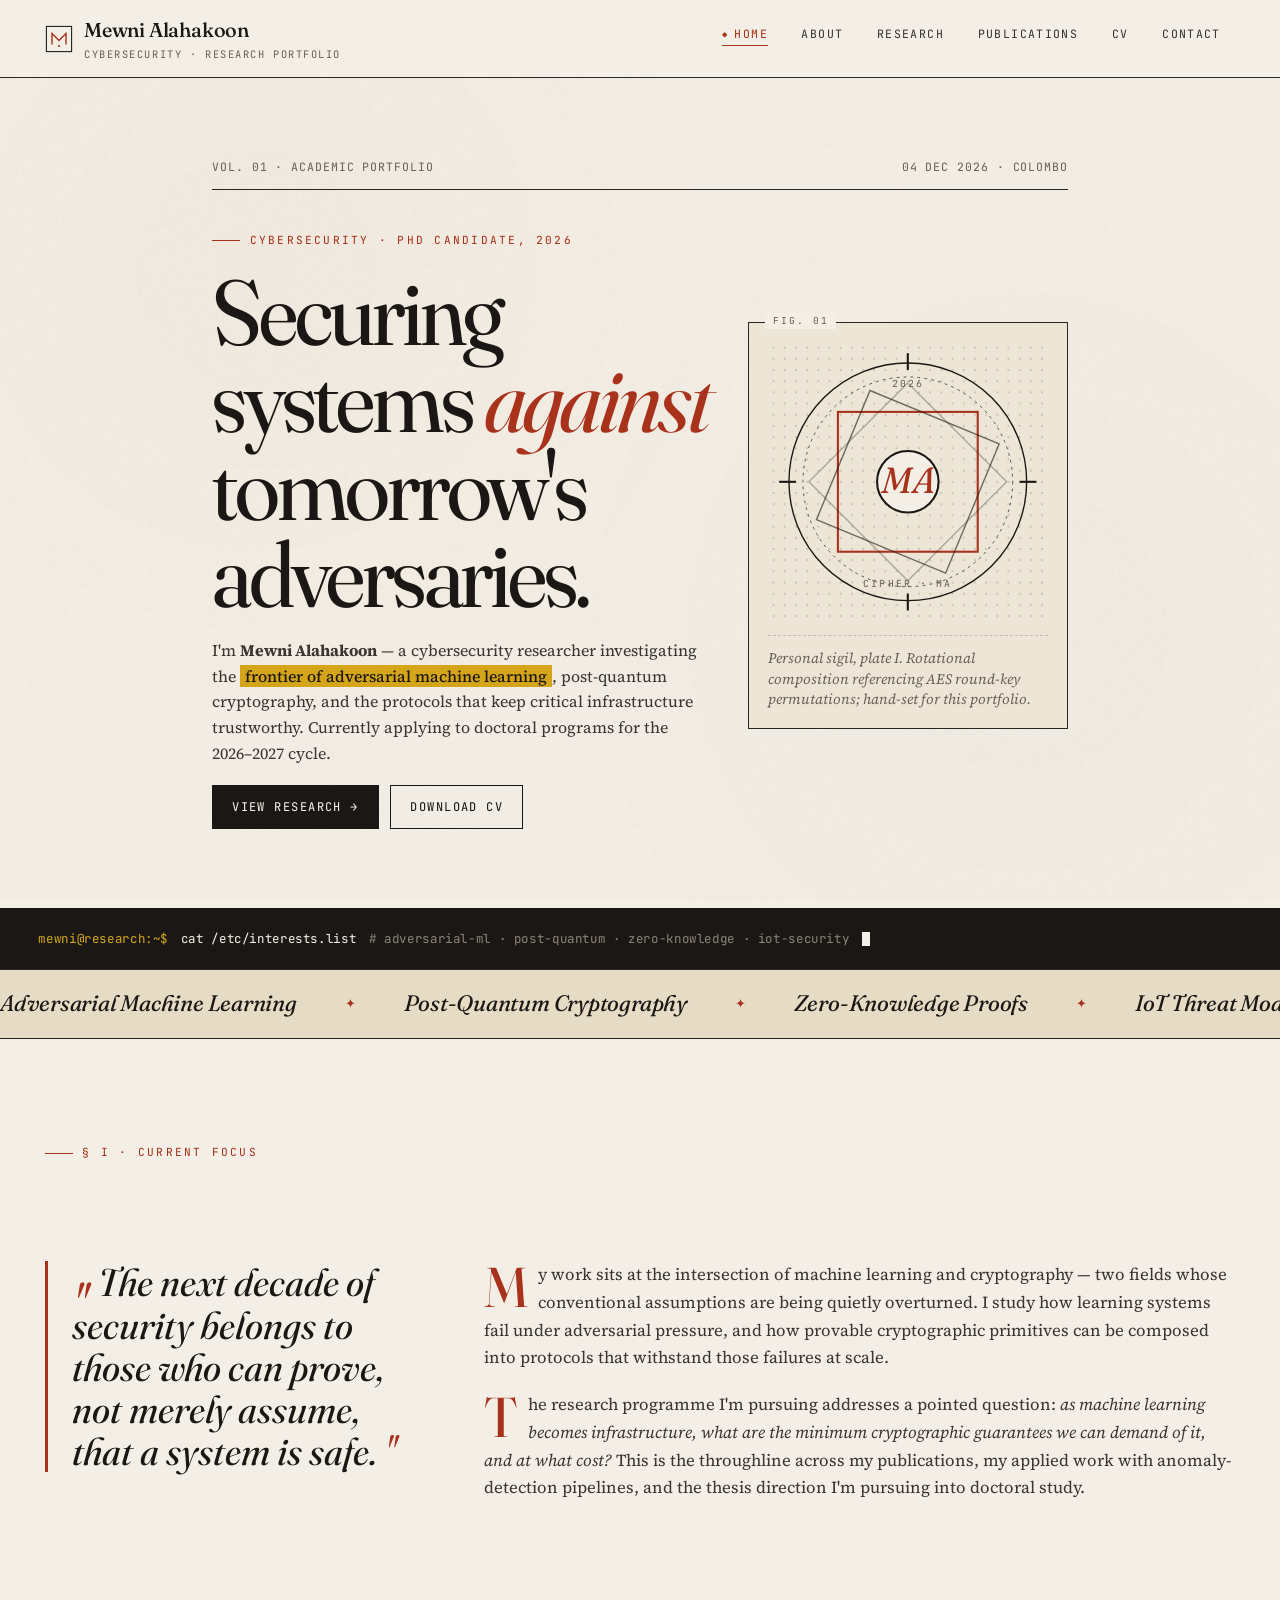
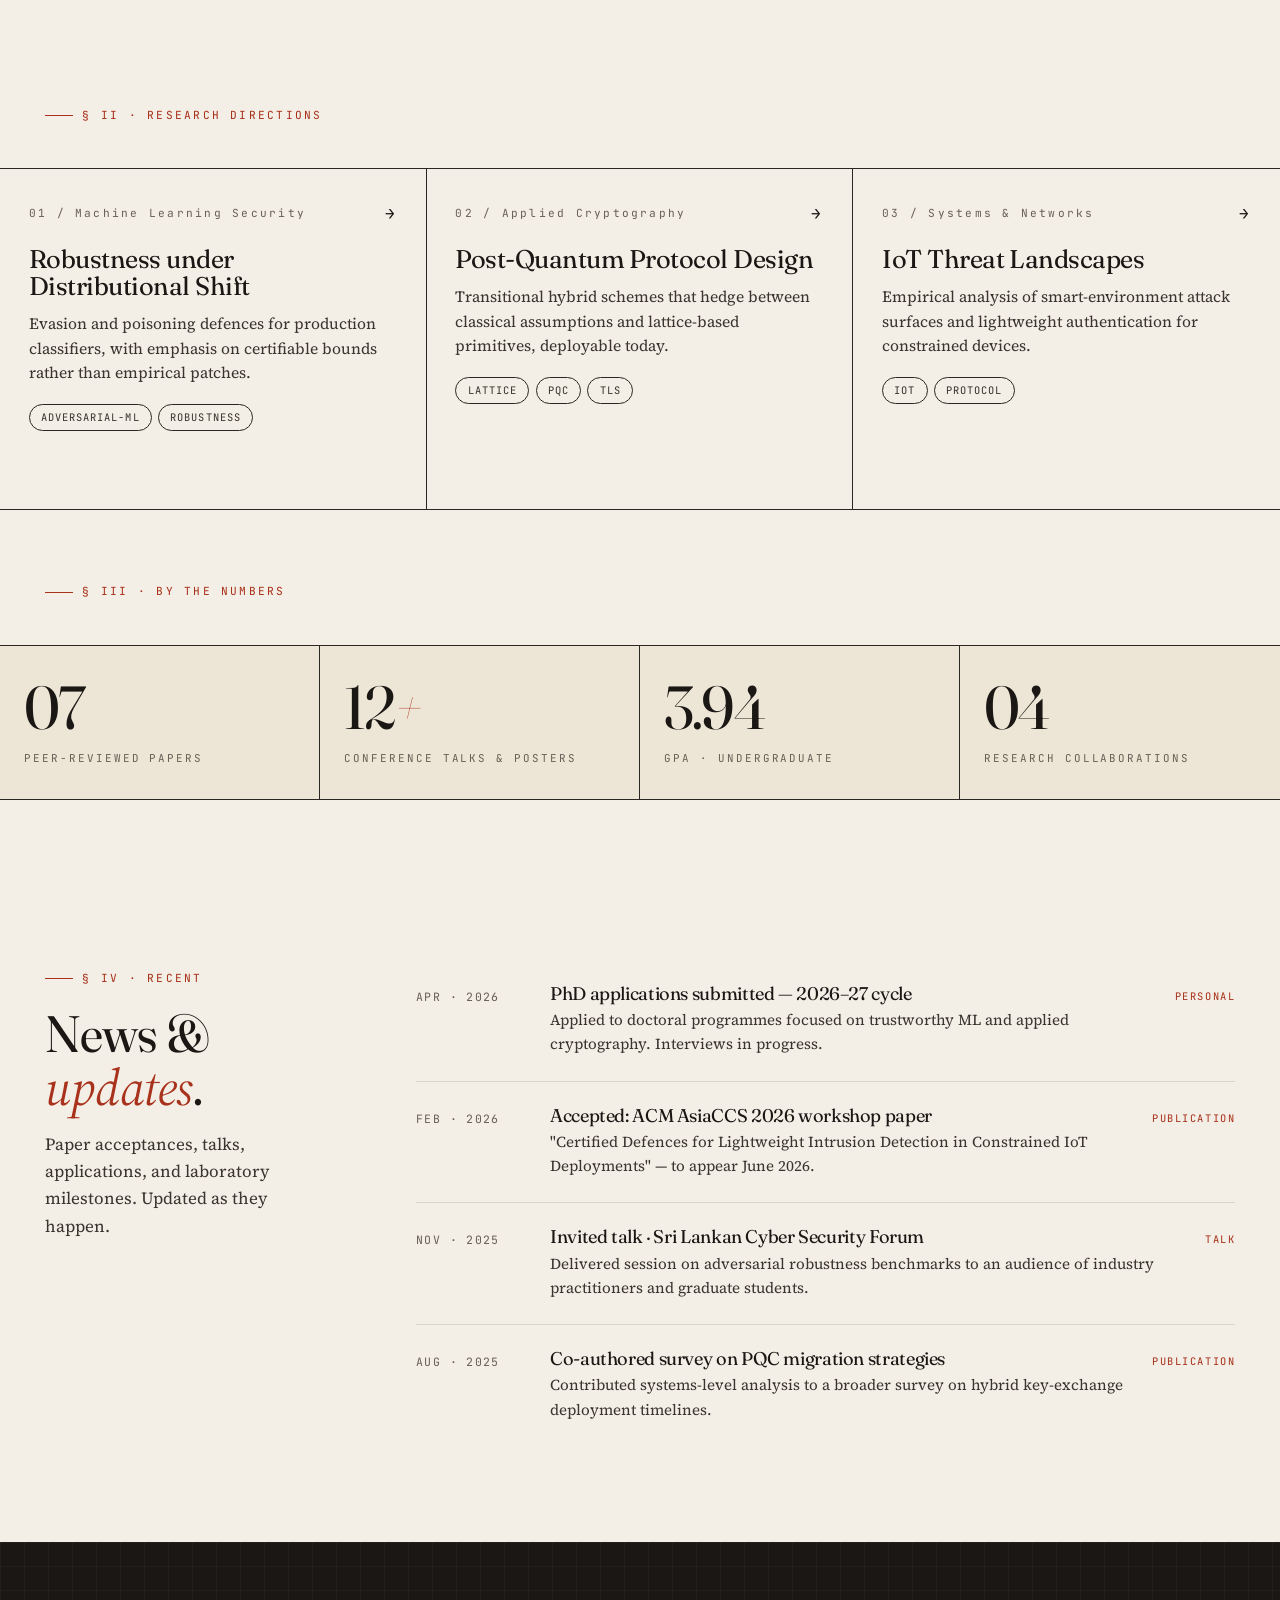
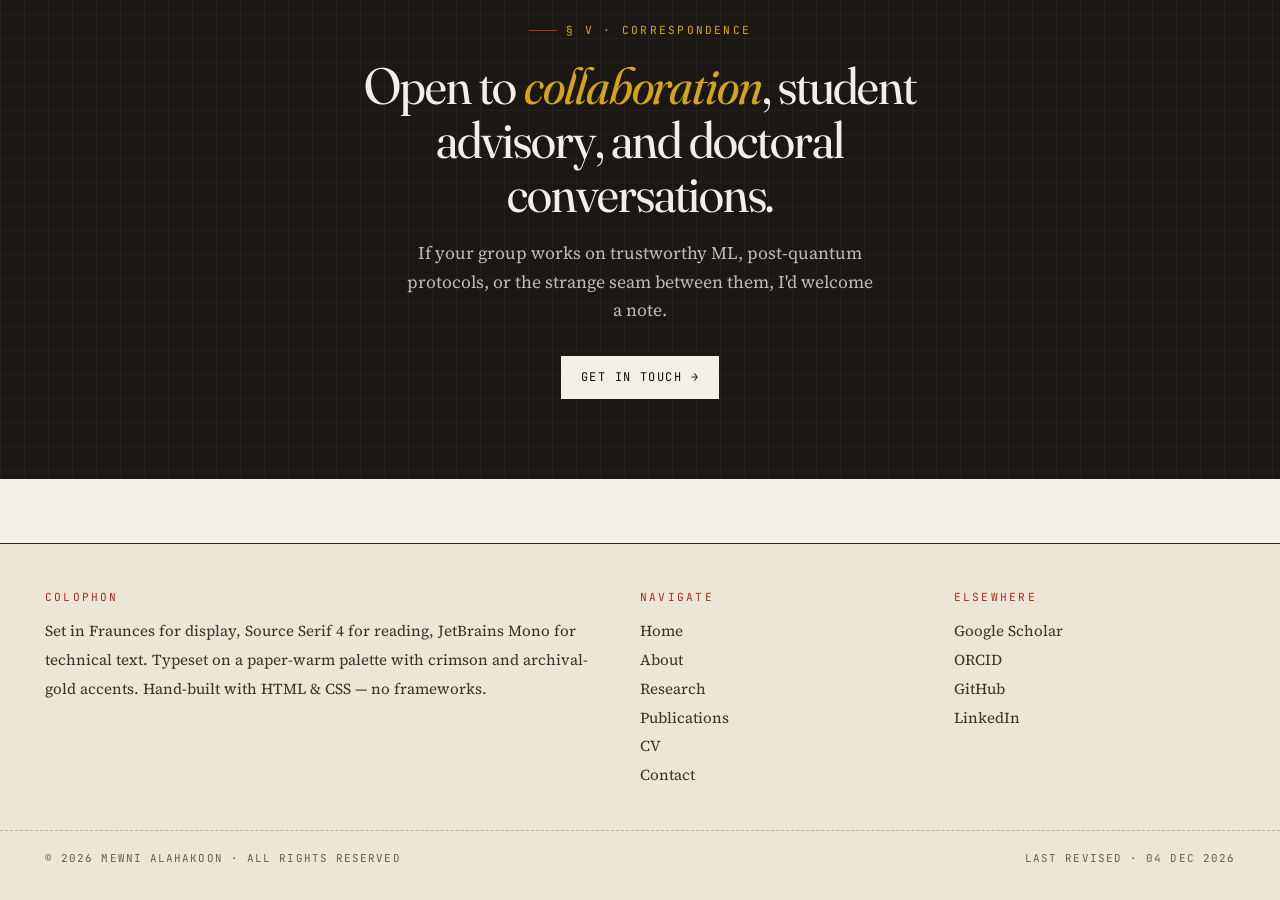
<file: index.html>
<!DOCTYPE html>
<html lang="en">
<head>
<meta charset="UTF-8">
<meta name="viewport" content="width=device-width, initial-scale=1.0">
<title>Mewni Alahakoon — Cybersecurity Researcher</title>
<meta name="description" content="Academic portfolio of Mewni Alahakoon, cybersecurity researcher specializing in adversarial machine learning, cryptographic protocols, and network security.">
<link rel="stylesheet" href="styles.css">
<style>
/* ================= HOME PAGE SPECIFIC ================= */

.hero {
  padding: clamp(1.5rem, 3vw, 2.5rem) 0 clamp(1.5rem, 3vw, 2.5rem);
  position: relative;
  overflow: hidden;
  min-height: calc(100vh - 70px);
  display: flex;
  flex-direction: column;
  justify-content: center;
}

.hero-grid {
  display: grid;
  grid-template-columns: minmax(0, 1.4fr) minmax(0, 320px);
  gap: clamp(1.5rem, 3vw, 3rem);
  align-items: center;
}

@media (max-width: 900px) {
  .hero { min-height: auto; padding-top: 2rem; padding-bottom: 2rem; }
  .hero-grid { grid-template-columns: 1fr; }
}

.hero-meta {
  display: flex;
  justify-content: space-between;
  align-items: center;
  margin-bottom: clamp(1rem, 2.5vw, 2rem);
  padding-bottom: 0.8rem;
  border-bottom: 1px solid var(--rule);
}

.hero-meta .mono { color: var(--ink-mute); font-size: 0.72rem; }

.hero-title {
  font-size: clamp(2.8rem, 7.2vw, 6.2rem);
  line-height: 0.95;
  letter-spacing: -0.035em;
  font-variation-settings: "opsz" 144, "SOFT" 30, "WONK" 1;
  margin-bottom: 1.2rem;
}

.hero-title .accent {
  font-style: italic;
  color: var(--crimson);
  font-family: var(--ff-display);
  font-variation-settings: "opsz" 144, "WONK" 1;
}

.hero-lede {
  font-family: var(--ff-serif);
  font-size: clamp(1rem, 1.15vw, 1.1rem);
  line-height: 1.6;
  color: var(--ink-soft);
  max-width: 62ch;
  margin-bottom: 1.2rem;
  font-weight: 420;
}

.hero-lede .pill {
  display: inline;
  background: var(--marker);
  padding: 0 0.3em;
  color: var(--ink);
  font-weight: 500;
}

.hero-actions {
  display: flex;
  gap: 0.7rem;
  flex-wrap: wrap;
  margin-top: 1rem;
}

/* Sigil panel is smaller so it fits beside the compact hero */
.sigil-panel {
  border: 1px solid var(--rule);
  padding: 1.2rem;
  background: var(--paper-warm);
  display: flex;
  flex-direction: column;
  gap: 0.8rem;
  position: relative;
  max-width: 320px;
  justify-self: end;
  width: 100%;
}
.sigil-panel::before {
  content: 'FIG. 01';
  position: absolute;
  top: -0.6rem;
  left: 1rem;
  background: var(--paper);
  padding: 0 0.5rem;
  font-family: var(--ff-mono);
  font-size: 0.6rem;
  letter-spacing: 0.2em;
  color: var(--ink-mute);
}

.sigil {
  aspect-ratio: 1;
  width: 100%;
  display: block;
}

.sigil-caption {
  font-family: var(--ff-serif);
  font-style: italic;
  font-size: 0.9rem;
  color: var(--ink-mute);
  border-top: 1px dashed rgba(26,23,20,0.2);
  padding-top: 0.8rem;
  line-height: 1.4;
}

/* Terminal strip */
.terminal-strip {
  background: var(--ink);
  color: var(--paper);
  padding: 1.2rem clamp(1.2rem, 3vw, 2.4rem);
  border-top: 1px solid var(--ink);
  border-bottom: 1px solid var(--ink);
  font-family: var(--ff-mono);
  font-size: 0.78rem;
  letter-spacing: 0.05em;
  overflow: hidden;
  position: relative;
}
.terminal-line {
  display: flex;
  align-items: center;
  gap: 0.8rem;
  white-space: nowrap;
}
.terminal-line .prompt { color: var(--marker); }
.terminal-line .cmd { color: var(--paper); }
.terminal-line .comment { color: #8a8178; }
.caret {
  display: inline-block;
  width: 8px;
  height: 14px;
  background: var(--paper);
  animation: blink 1s step-end infinite;
  vertical-align: middle;
}

/* Marquee */
.marquee {
  overflow: hidden;
  border-top: 1px solid var(--rule);
  border-bottom: 1px solid var(--rule);
  padding: 1rem 0;
  background: var(--paper-deep);
}
.marquee-track {
  display: flex;
  gap: 3rem;
  width: max-content;
  animation: marquee 40s linear infinite;
}
.marquee-item {
  font-family: var(--ff-display);
  font-style: italic;
  font-size: 1.4rem;
  letter-spacing: -0.01em;
  color: var(--ink);
  display: flex;
  align-items: center;
  gap: 3rem;
}
.marquee-item::after {
  content: '✦';
  color: var(--crimson);
  font-size: 0.8rem;
  font-style: normal;
}
@keyframes marquee {
  to { transform: translateX(-50%); }
}

/* Research preview */
.research-preview-grid {
  display: grid;
  grid-template-columns: repeat(3, 1fr);
  gap: 0;
  border-top: 1px solid var(--rule);
  border-bottom: 1px solid var(--rule);
}

@media (max-width: 900px) {
  .research-preview-grid { grid-template-columns: 1fr; }
}

.research-card {
  padding: 2rem 1.8rem;
  border-right: 1px solid var(--rule);
  position: relative;
  transition: background 0.3s ease;
  text-decoration: none;
  color: inherit;
  display: block;
  min-height: 340px;
}
.research-card:last-child { border-right: 0; }

@media (max-width: 900px) {
  .research-card {
    border-right: 0;
    border-bottom: 1px solid var(--rule);
  }
  .research-card:last-child { border-bottom: 0; }
}

.research-card:hover { background: var(--paper-warm); }
.research-card:hover .research-arrow { transform: translate(4px, -4px); color: var(--crimson); }

.research-num {
  font-family: var(--ff-mono);
  font-size: 0.7rem;
  color: var(--ink-mute);
  letter-spacing: 0.2em;
  margin-bottom: 1.2rem;
  display: flex;
  justify-content: space-between;
  align-items: center;
}

.research-arrow {
  font-family: var(--ff-mono);
  font-size: 1rem;
  transition: transform 0.3s ease, color 0.3s ease;
  color: var(--ink);
}

.research-card h3 {
  margin-bottom: 0.8rem;
  font-variation-settings: "opsz" 30, "WONK" 1;
}

.research-card p {
  color: var(--ink-soft);
  font-size: 0.98rem;
  line-height: 1.55;
  margin-bottom: 1.2rem;
}

.research-tags {
  display: flex;
  gap: 0.4rem;
  flex-wrap: wrap;
  margin-top: auto;
}

/* Focus strip — featured */
.focus-section {
  padding: clamp(3rem, 7vw, 5rem) 0;
  display: grid;
  grid-template-columns: 1fr 2fr;
  gap: clamp(2rem, 5vw, 5rem);
  align-items: start;
}

@media (max-width: 820px) {
  .focus-section { grid-template-columns: 1fr; }
}

.focus-pullquote {
  font-family: var(--ff-display);
  font-size: clamp(1.8rem, 3vw, 2.7rem);
  line-height: 1.1;
  font-style: italic;
  font-variation-settings: "opsz" 80, "WONK" 1;
  color: var(--ink);
  border-left: 3px solid var(--crimson);
  padding-left: 1.5rem;
}
.focus-pullquote::before {
  content: '"';
  color: var(--crimson);
  font-size: 3rem;
  line-height: 0;
  vertical-align: -0.5em;
  margin-right: 0.1em;
}
.focus-pullquote::after { content: '"'; color: var(--crimson); }

.focus-body p {
  margin-bottom: 1.2rem;
  font-size: 1.05rem;
  line-height: 1.65;
  color: var(--ink-soft);
}
.focus-body p:first-letter {
  font-family: var(--ff-display);
  font-size: 3.5rem;
  float: left;
  line-height: 0.85;
  margin: 0.1rem 0.6rem 0 0;
  color: var(--crimson);
  font-variation-settings: "opsz" 144, "WONK" 1;
}

/* Stats grid */
.stats {
  display: grid;
  grid-template-columns: repeat(4, 1fr);
  gap: 0;
  border-top: 1px solid var(--rule);
  border-bottom: 1px solid var(--rule);
  background: var(--paper-warm);
}
@media (max-width: 700px) { .stats { grid-template-columns: repeat(2, 1fr); } }

.stat {
  padding: 2rem 1.5rem;
  border-right: 1px solid var(--rule);
  text-align: left;
}
.stat:last-child { border-right: 0; }
@media (max-width: 700px) {
  .stat { border-bottom: 1px solid var(--rule); }
  .stat:nth-child(2) { border-right: 0; }
}

.stat-num {
  font-family: var(--ff-display);
  font-size: clamp(2.5rem, 5vw, 3.8rem);
  line-height: 1;
  font-variation-settings: "opsz" 144, "WONK" 1;
  color: var(--ink);
  letter-spacing: -0.03em;
}
.stat-num .plus { color: var(--crimson); font-style: italic; }

.stat-label {
  font-family: var(--ff-mono);
  font-size: 0.68rem;
  letter-spacing: 0.18em;
  text-transform: uppercase;
  color: var(--ink-mute);
  margin-top: 0.7rem;
}

/* News feed */
.news-section .wrap {
  display: grid;
  grid-template-columns: minmax(0, 320px) 1fr;
  gap: clamp(2rem, 4vw, 4rem);
  align-items: start;
}

@media (max-width: 820px) { .news-section .wrap { grid-template-columns: 1fr; } }

.news-item {
  display: grid;
  grid-template-columns: 110px 1fr auto;
  gap: 1.5rem;
  padding: 1.5rem 0;
  border-bottom: 1px solid rgba(26,23,20,0.12);
  align-items: start;
}
.news-item:last-child { border-bottom: 0; }
@media (max-width: 600px) {
  .news-item { grid-template-columns: 1fr; gap: 0.3rem; }
}

.news-date {
  font-family: var(--ff-mono);
  font-size: 0.72rem;
  color: var(--ink-mute);
  letter-spacing: 0.12em;
  padding-top: 4px;
}
.news-content h4 {
  font-family: var(--ff-display);
  font-size: 1.15rem;
  margin-bottom: 0.3rem;
  font-variation-settings: "opsz" 30;
}
.news-content p {
  font-size: 0.95rem;
  color: var(--ink-soft);
}
.news-tag {
  font-family: var(--ff-mono);
  font-size: 0.65rem;
  letter-spacing: 0.15em;
  text-transform: uppercase;
  color: var(--crimson);
  padding-top: 4px;
}

/* CTA strip */
.cta {
  padding: clamp(3rem, 7vw, 5rem) 0;
  text-align: center;
  background: var(--ink);
  color: var(--paper);
  position: relative;
  overflow: hidden;
}
.cta::before {
  content: '';
  position: absolute;
  inset: 0;
  background-image:
    linear-gradient(rgba(244,239,230,0.04) 1px, transparent 1px),
    linear-gradient(90deg, rgba(244,239,230,0.04) 1px, transparent 1px);
  background-size: 24px 24px;
  pointer-events: none;
}
.cta-inner {
  position: relative;
  max-width: 720px;
  margin: 0 auto;
  padding: 0 clamp(1.2rem, 3vw, 2.4rem);
}
.cta h2 {
  color: var(--paper);
  font-variation-settings: "opsz" 144, "SOFT" 30, "WONK" 1;
  margin-bottom: 1.2rem;
}
.cta h2 em { color: var(--marker); font-family: var(--ff-display); }
.cta p {
  color: rgba(244,239,230,0.75);
  max-width: 52ch;
  margin: 0 auto 2rem;
  font-size: 1.1rem;
}
.cta .btn {
  background: var(--paper);
  color: var(--ink);
  border-color: var(--paper);
}
.cta .btn:hover {
  background: var(--crimson);
  color: var(--paper);
  border-color: var(--crimson);
  box-shadow: 4px 4px 0 var(--paper);
}
</style>
<script>
/* Seamless page-transition primer — must run before <body>
<div class="page-curtain-stage" aria-hidden="true">
  <div class="pc-label">
    <span class="pc-rule"></span>
    <span class="pc-section"></span>
    <h2 class="pc-name"></h2>
    <span class="pc-meta"></span>
  </div>
</div>
 paints.
   If the URL hash starts with #__pc= we're arriving from another page:
   flag the document root so the curtain overlay is opaque immediately. */
(function () {
  try {
    var m = window.location.hash.match(/^#__pc=([a-z0-9._-]+)/i);
    if (m) {
      document.documentElement.classList.add('pc-incoming');
      window.__pcIncomingKey = m[1];
    }
  } catch (_) {}
})();
</script>
</head>
<body>

<!-- MASTHEAD -->
<header class="masthead">
  <div class="masthead-inner">
    <a href="index.html" class="brand">
      <svg class="brand-mark" viewBox="0 0 40 40" fill="none">
        <rect x="2" y="2" width="36" height="36" stroke="#1a1714" stroke-width="1.5"/>
        <path d="M10 28 L10 12 L20 22 L30 12 L30 28" stroke="#a8321c" stroke-width="2" fill="none" stroke-linejoin="miter"/>
        <circle cx="20" cy="30" r="1.5" fill="#a8321c"/>
      </svg>
      <div>
        <div class="brand-name">Mewni Alahakoon</div>
        <div class="brand-sub">Cybersecurity · Research Portfolio</div>
      </div>
    </a>
    <button class="nav-toggle" aria-label="Menu" onclick="document.getElementById('navList').classList.toggle('open')">Menu</button>
    <nav>
      <ul class="nav-list" id="navList">
        <li><a href="index.html" class="active">Home</a></li>
        <li><a href="about.html">About</a></li>
        <li><a href="research.html">Research</a></li>
        <li><a href="publications.html">Publications</a></li>
        <li><a href="cv.html">CV</a></li>
        <li><a href="contact.html">Contact</a></li>
      </ul>
    </nav>
  </div>
</header>

<main>

  <!-- HERO -->
  <section class="hero">
    <div class="wrap">
      <div class="hero-meta reveal reveal-1">
        <span class="mono">VOL. 01 · ACADEMIC PORTFOLIO</span>
        <span class="mono" id="dateStr">—</span>
      </div>
      <div class="hero-grid">
        <div>
          <div class="eyebrow reveal reveal-1">Cybersecurity · PhD Candidate, 2026</div>
          <h1 class="hero-title reveal reveal-2">
            Securing<br>
            systems <span class="accent">against</span><br>
            tomorrow's<br>
            adversaries.
          </h1>
          <p class="hero-lede reveal reveal-3">
            I'm <strong>Mewni Alahakoon</strong> — a cybersecurity researcher investigating the
            <span class="pill">frontier of adversarial machine learning</span>, post-quantum
            cryptography, and the protocols that keep critical infrastructure trustworthy.
            Currently applying to doctoral programs for the 2026&ndash;2027 cycle.
          </p>
          <div class="hero-actions reveal reveal-4">
            <a href="research.html" class="btn">View Research →</a>
            <a href="cv.html" class="btn btn-ghost">Download CV</a>
          </div>
        </div>

        <!-- Sigil / Cryptographic emblem -->
        <div class="sigil-panel reveal reveal-4">
          <svg class="sigil" viewBox="0 0 200 200" xmlns="http://www.w3.org/2000/svg">
            <defs>
              <pattern id="dotgrid" width="8" height="8" patternUnits="userSpaceOnUse">
                <circle cx="4" cy="4" r="0.6" fill="#1a1714" opacity="0.25"/>
              </pattern>
            </defs>
            <rect width="200" height="200" fill="url(#dotgrid)"/>
            <!-- Outer ring -->
            <circle cx="100" cy="100" r="85" fill="none" stroke="#1a1714" stroke-width="1"/>
            <circle cx="100" cy="100" r="75" fill="none" stroke="#1a1714" stroke-width="0.5" stroke-dasharray="2 3"/>
            <!-- Inner geometry: overlapping squares, signature mark -->
            <rect x="50" y="50" width="100" height="100" fill="none" stroke="#a8321c" stroke-width="1.5" transform="rotate(0 100 100)"/>
            <rect x="50" y="50" width="100" height="100" fill="none" stroke="#1a1714" stroke-width="1" transform="rotate(22.5 100 100)" opacity="0.6"/>
            <rect x="50" y="50" width="100" height="100" fill="none" stroke="#1a1714" stroke-width="1" transform="rotate(45 100 100)" opacity="0.3"/>
            <!-- Central node -->
            <circle cx="100" cy="100" r="22" fill="#f4efe6" stroke="#1a1714" stroke-width="1.5"/>
            <text x="100" y="108" text-anchor="middle" font-family="Fraunces, serif" font-size="26" font-style="italic" fill="#a8321c">MA</text>
            <!-- Tick marks — cardinal points -->
            <g stroke="#1a1714" stroke-width="1.5">
              <line x1="100" y1="8" x2="100" y2="20"/>
              <line x1="100" y1="180" x2="100" y2="192"/>
              <line x1="8" y1="100" x2="20" y2="100"/>
              <line x1="180" y1="100" x2="192" y2="100"/>
            </g>
            <!-- Annotations -->
            <text x="100" y="32" text-anchor="middle" font-family="JetBrains Mono" font-size="7" fill="#6b635a" letter-spacing="1.5">2026</text>
            <text x="100" y="175" text-anchor="middle" font-family="JetBrains Mono" font-size="7" fill="#6b635a" letter-spacing="1.5">CIPHER · MA</text>
          </svg>
          <p class="sigil-caption">
            Personal sigil, plate I. Rotational composition referencing AES
            round-key permutations; hand-set for this portfolio.
          </p>
        </div>
      </div>
    </div>
  </section>

  <!-- TERMINAL STRIP -->
  <div class="terminal-strip reveal reveal-5">
    <div class="terminal-line">
      <span class="prompt">mewni@research:~$</span>
      <span class="cmd">cat /etc/interests.list</span>
      <span class="comment"># adversarial-ml · post-quantum · zero-knowledge · iot-security</span>
      <span class="caret"></span>
    </div>
  </div>

  <!-- MARQUEE -->
  <div class="marquee">
    <div class="marquee-track">
      <div class="marquee-item">Adversarial Machine Learning</div>
      <div class="marquee-item">Post-Quantum Cryptography</div>
      <div class="marquee-item">Zero-Knowledge Proofs</div>
      <div class="marquee-item">IoT Threat Modeling</div>
      <div class="marquee-item">Side-Channel Analysis</div>
      <div class="marquee-item">Privacy-Preserving ML</div>
      <div class="marquee-item">Adversarial Machine Learning</div>
      <div class="marquee-item">Post-Quantum Cryptography</div>
      <div class="marquee-item">Zero-Knowledge Proofs</div>
      <div class="marquee-item">IoT Threat Modeling</div>
      <div class="marquee-item">Side-Channel Analysis</div>
      <div class="marquee-item">Privacy-Preserving ML</div>
    </div>
  </div>

  <!-- FOCUS SECTION -->
  <section class="section">
    <div class="wrap">
      <div class="eyebrow">§ I · Current Focus</div>
      <div class="focus-section">
        <aside class="focus-pullquote">
          The next decade of security belongs to those who can prove, not merely assume, that a system is safe.
        </aside>
        <div class="focus-body">
          <p>
            My work sits at the intersection of machine learning and cryptography &mdash; two fields whose conventional assumptions are being quietly overturned. I study how learning systems fail under adversarial pressure, and how provable cryptographic primitives can be composed into protocols that withstand those failures at scale.
          </p>
          <p>
            The research programme I'm pursuing addresses a pointed question: <span class="italic">as machine learning becomes infrastructure, what are the minimum cryptographic guarantees we can demand of it, and at what cost?</span> This is the throughline across my publications, my applied work with anomaly-detection pipelines, and the thesis direction I'm pursuing into doctoral study.
          </p>
        </div>
      </div>
    </div>
  </section>

  <!-- RESEARCH PREVIEW CARDS -->
  <section>
    <div class="wrap">
      <div class="eyebrow" style="padding: 0 0 1.5rem;">§ II · Research Directions</div>
    </div>
    <div class="research-preview-grid">
      <a href="research.html#ml-security" class="research-card">
        <div class="research-num">
          <span>01 / Machine Learning Security</span>
          <span class="research-arrow">→</span>
        </div>
        <h3>Robustness under Distributional Shift</h3>
        <p>Evasion and poisoning defences for production classifiers, with emphasis on certifiable bounds rather than empirical patches.</p>
        <div class="research-tags">
          <span class="chip">adversarial-ML</span>
          <span class="chip">robustness</span>
        </div>
      </a>
      <a href="research.html#crypto" class="research-card">
        <div class="research-num">
          <span>02 / Applied Cryptography</span>
          <span class="research-arrow">→</span>
        </div>
        <h3>Post-Quantum Protocol Design</h3>
        <p>Transitional hybrid schemes that hedge between classical assumptions and lattice-based primitives, deployable today.</p>
        <div class="research-tags">
          <span class="chip">lattice</span>
          <span class="chip">PQC</span>
          <span class="chip">TLS</span>
        </div>
      </a>
      <a href="research.html#systems" class="research-card">
        <div class="research-num">
          <span>03 / Systems & Networks</span>
          <span class="research-arrow">→</span>
        </div>
        <h3>IoT Threat Landscapes</h3>
        <p>Empirical analysis of smart-environment attack surfaces and lightweight authentication for constrained devices.</p>
        <div class="research-tags">
          <span class="chip">IoT</span>
          <span class="chip">protocol</span>
        </div>
      </a>
    </div>
  </section>

  <!-- STATS -->
  <section style="padding: clamp(2rem, 5vw, 4rem) 0;">
    <div class="wrap" style="padding-bottom: 1.5rem;">
      <div class="eyebrow">§ III · By the Numbers</div>
    </div>
    <div class="stats">
      <div class="stat">
        <div class="stat-num">07</div>
        <div class="stat-label">Peer-reviewed papers</div>
      </div>
      <div class="stat">
        <div class="stat-num">12<span class="plus">+</span></div>
        <div class="stat-label">Conference talks &amp; posters</div>
      </div>
      <div class="stat">
        <div class="stat-num">3.94</div>
        <div class="stat-label">GPA · Undergraduate</div>
      </div>
      <div class="stat">
        <div class="stat-num">04</div>
        <div class="stat-label">Research collaborations</div>
      </div>
    </div>
  </section>

  <!-- NEWS -->
  <section class="section news-section">
    <div class="wrap">
      <div>
        <div class="eyebrow">§ IV · Recent</div>
        <h2 style="margin-bottom: 1rem;">News &amp; <em class="italic" style="color: var(--crimson)">updates</em>.</h2>
        <p style="color: var(--ink-soft); max-width: 30ch;">
          Paper acceptances, talks, applications, and laboratory milestones. Updated as they happen.
        </p>
      </div>
      <div>
        <div class="news-item">
          <div class="news-date">APR · 2026</div>
          <div class="news-content">
            <h4>PhD applications submitted &mdash; 2026&ndash;27 cycle</h4>
            <p>Applied to doctoral programmes focused on trustworthy ML and applied cryptography. Interviews in progress.</p>
          </div>
          <div class="news-tag">Personal</div>
        </div>
        <div class="news-item">
          <div class="news-date">FEB · 2026</div>
          <div class="news-content">
            <h4>Accepted: ACM AsiaCCS 2026 workshop paper</h4>
            <p>"Certified Defences for Lightweight Intrusion Detection in Constrained IoT Deployments" &mdash; to appear June 2026.</p>
          </div>
          <div class="news-tag">Publication</div>
        </div>
        <div class="news-item">
          <div class="news-date">NOV · 2025</div>
          <div class="news-content">
            <h4>Invited talk · Sri Lankan Cyber Security Forum</h4>
            <p>Delivered session on adversarial robustness benchmarks to an audience of industry practitioners and graduate students.</p>
          </div>
          <div class="news-tag">Talk</div>
        </div>
        <div class="news-item">
          <div class="news-date">AUG · 2025</div>
          <div class="news-content">
            <h4>Co-authored survey on PQC migration strategies</h4>
            <p>Contributed systems-level analysis to a broader survey on hybrid key-exchange deployment timelines.</p>
          </div>
          <div class="news-tag">Publication</div>
        </div>
      </div>
    </div>
  </section>

  <!-- CTA -->
  <section class="cta">
    <div class="cta-inner">
      <div class="eyebrow" style="color: var(--marker); justify-content: center; display: flex;">§ V · Correspondence</div>
      <h2>Open to <em>collaboration</em>, student advisory, and doctoral conversations.</h2>
      <p>
        If your group works on trustworthy ML, post-quantum protocols, or the strange seam between them, I'd welcome a note.
      </p>
      <a href="contact.html" class="btn">Get in touch →</a>
    </div>
  </section>

</main>

<!-- FOOTER -->
<footer class="colophon">
  <div class="wrap">
    <div>
      <h4>Colophon</h4>
      <p>
        Set in Fraunces for display, Source Serif 4 for reading, JetBrains Mono for technical text.
        Typeset on a paper-warm palette with crimson and archival-gold accents.
        Hand-built with HTML &amp; CSS &mdash; no frameworks.
      </p>
    </div>
    <div>
      <h4>Navigate</h4>
      <a href="index.html">Home</a>
      <a href="about.html">About</a>
      <a href="research.html">Research</a>
      <a href="publications.html">Publications</a>
      <a href="cv.html">CV</a>
      <a href="contact.html">Contact</a>
    </div>
    <div>
      <h4>Elsewhere</h4>
      <a href="#">Google Scholar</a>
      <a href="#">ORCID</a>
      <a href="#">GitHub</a>
      <a href="#">LinkedIn</a>
    </div>
  </div>
  <div class="meta">
    <span>© 2026 Mewni Alahakoon · All rights reserved</span>
    <span>Last revised · <span id="revDate">—</span></span>
  </div>
</footer>

<script>
  const now = new Date();
  const opts = { day: '2-digit', month: 'short', year: 'numeric' };
  const dateStr = now.toLocaleDateString('en-GB', opts).toUpperCase();
  const dEl = document.getElementById('dateStr');
  const rEl = document.getElementById('revDate');
  if (dEl) dEl.textContent = dateStr + ' · COLOMBO';
  if (rEl) rEl.textContent = dateStr;
</script>

<script src="transitions.js"></script>
</body>
</html>
</file>
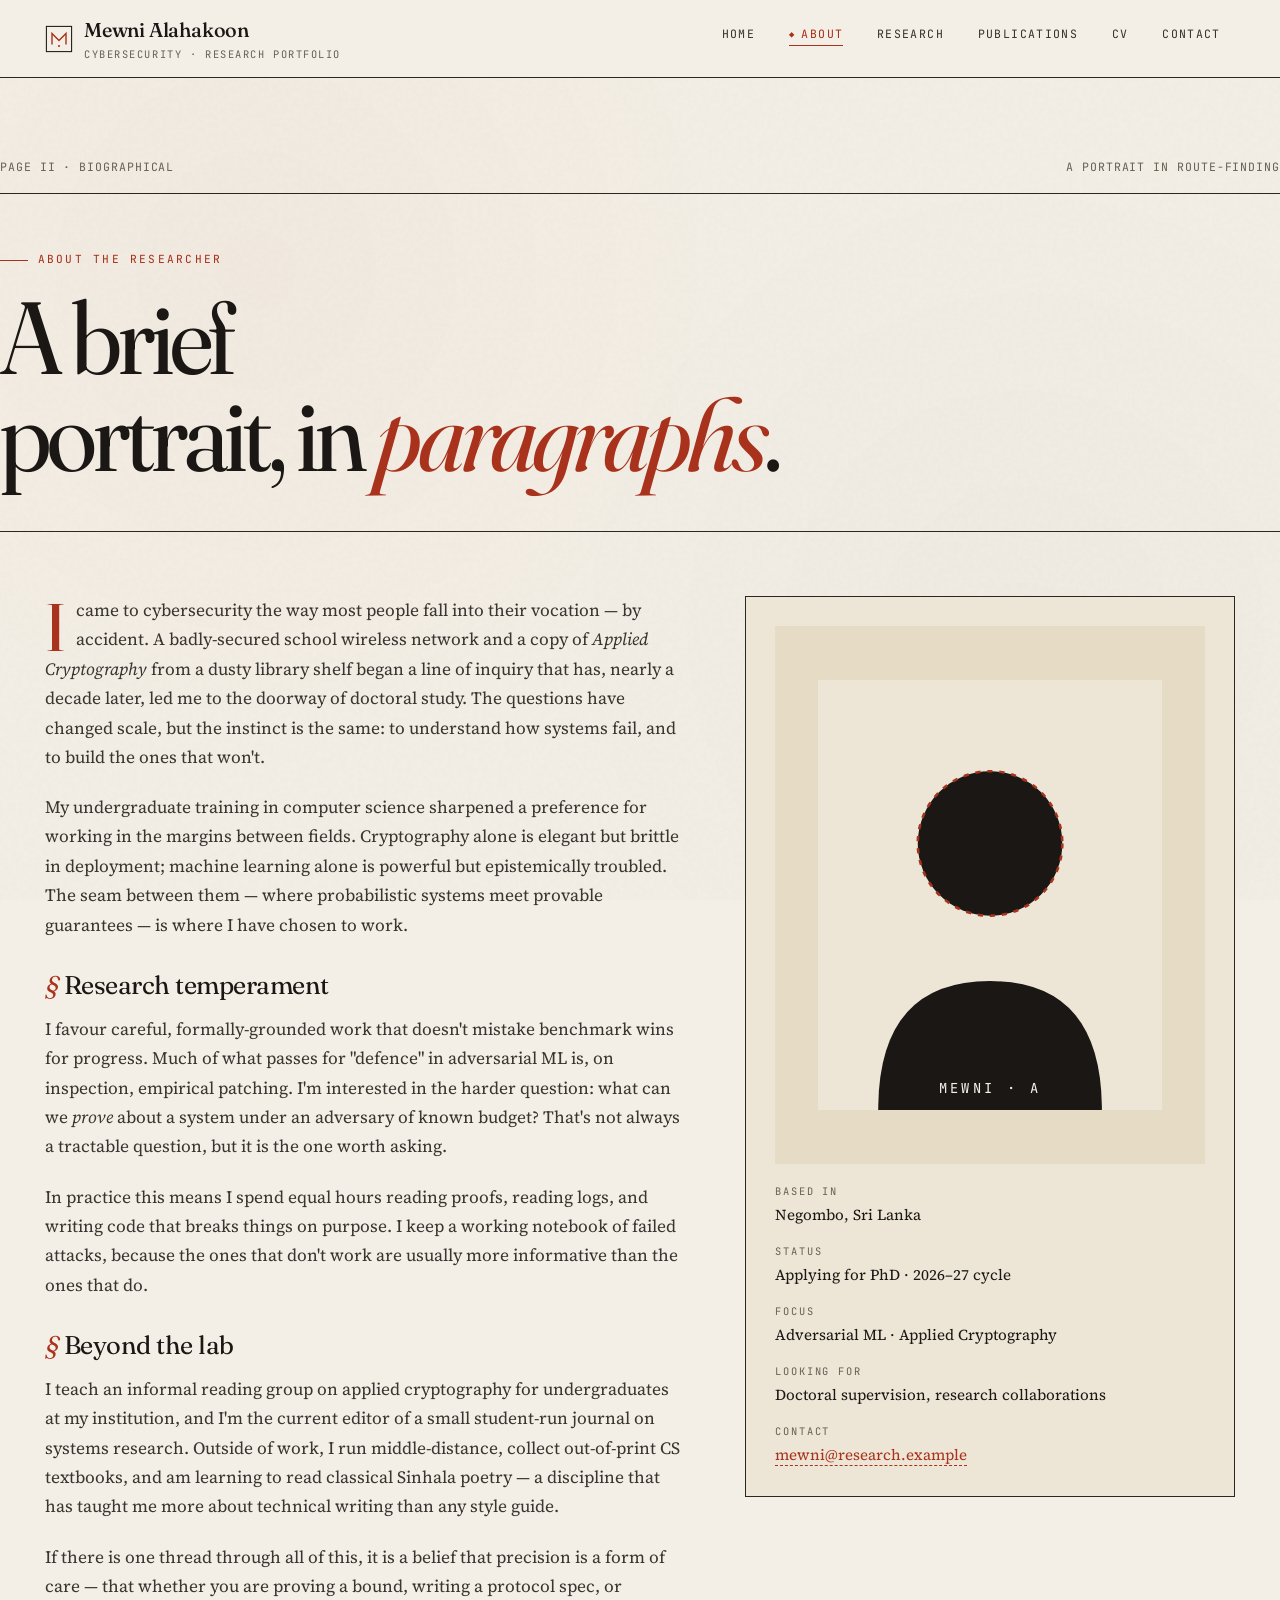
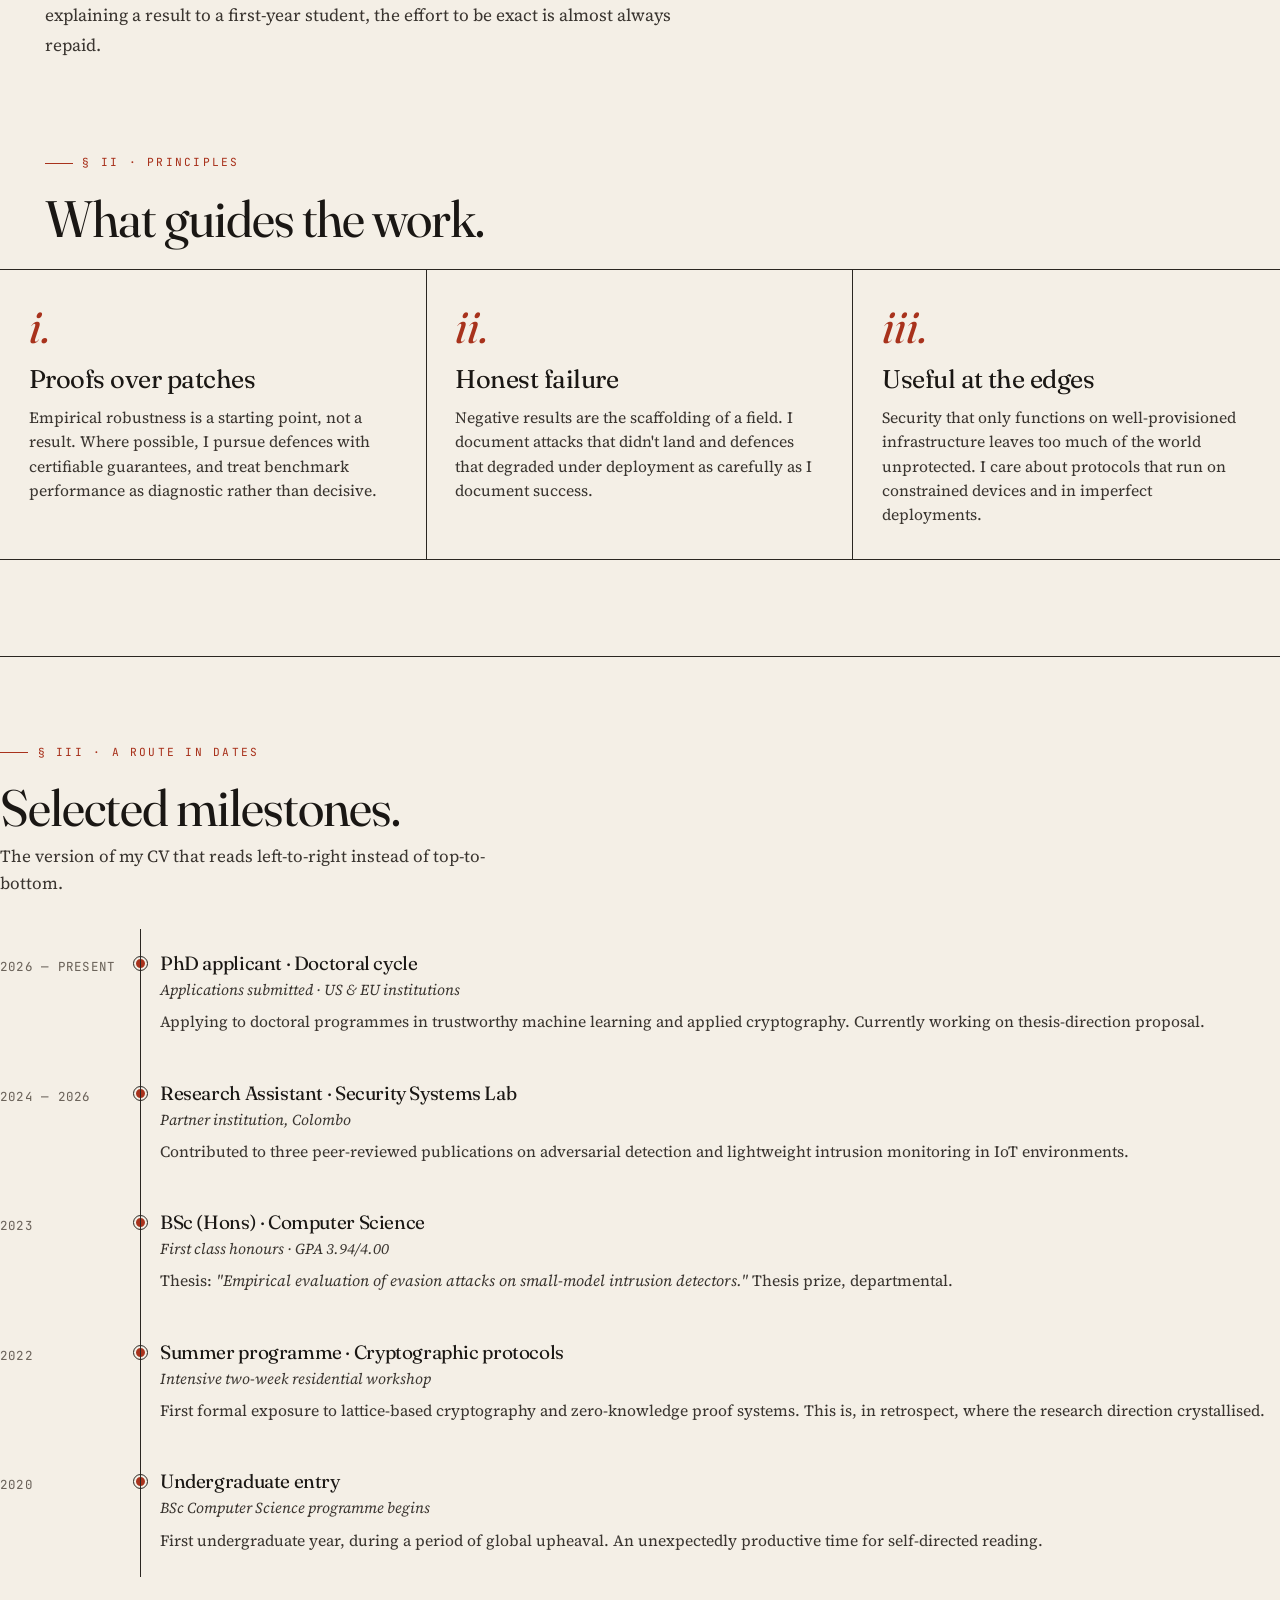
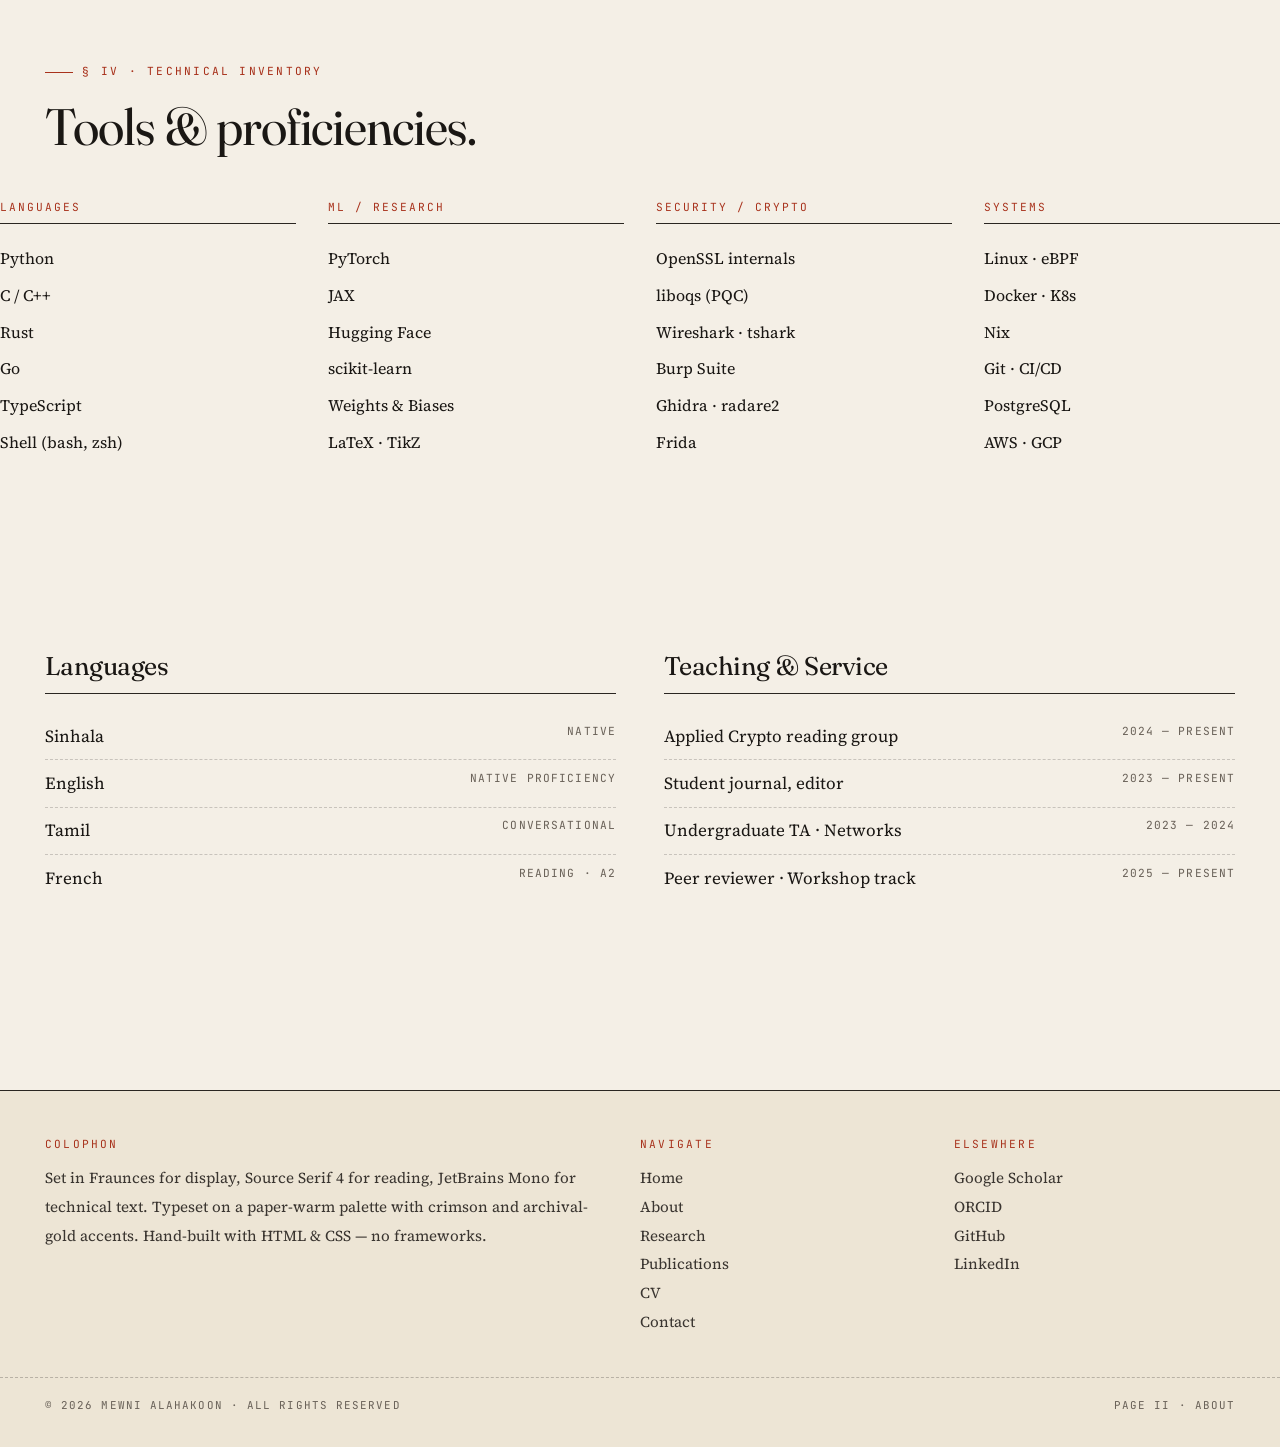
<file: about.html>
<!DOCTYPE html>
<html lang="en">
<head>
<meta charset="UTF-8">
<meta name="viewport" content="width=device-width, initial-scale=1.0">
<title>About — Mewni Alahakoon</title>
<link rel="stylesheet" href="styles.css">
<style>
.page-head {
  padding: clamp(3rem, 7vw, 5rem) 0 clamp(2rem, 4vw, 3rem);
  border-bottom: 1px solid var(--rule);
}
.page-head h1 {
  font-size: clamp(3rem, 8vw, 6.5rem);
  line-height: 0.95;
  letter-spacing: -0.04em;
  font-variation-settings: "opsz" 144, "SOFT" 30, "WONK" 1;
}
.page-head h1 em { color: var(--crimson); font-family: var(--ff-display); font-variation-settings: "opsz" 144, "WONK" 1;}

.page-head-meta {
  display: flex;
  justify-content: space-between;
  align-items: center;
  margin-bottom: clamp(1.5rem, 4vw, 3rem);
  padding-bottom: 1rem;
  border-bottom: 1px solid var(--rule);
}
.page-head-meta .mono { color: var(--ink-mute); font-size: 0.72rem; }

.bio-layout {
  display: grid;
  grid-template-columns: 1.3fr 1fr;
  gap: clamp(2rem, 5vw, 5rem);
  padding: clamp(2rem, 5vw, 4rem) 0;
}
@media (max-width: 900px) { .bio-layout { grid-template-columns: 1fr; } }

.bio-text p {
  font-size: 1.08rem;
  line-height: 1.7;
  color: var(--ink-soft);
  margin-bottom: 1.3rem;
}
.bio-text p:first-of-type:first-letter {
  font-family: var(--ff-display);
  font-size: 4.2rem;
  float: left;
  line-height: 0.85;
  margin: 0.1rem 0.65rem 0 0;
  color: var(--crimson);
  font-variation-settings: "opsz" 144, "WONK" 1;
}

.bio-text h3 {
  margin: 2rem 0 1rem;
  font-variation-settings: "opsz" 30, "WONK" 1;
  position: relative;
  padding-left: 1.2rem;
}
.bio-text h3::before {
  content: '§';
  position: absolute;
  left: 0;
  color: var(--crimson);
  font-style: italic;
}

.side-panel {
  border: 1px solid var(--rule);
  padding: 1.8rem;
  background: var(--paper-warm);
  position: sticky;
  top: 100px;
  height: fit-content;
}

.portrait {
  width: 100%;
  aspect-ratio: 4/5;
  background: var(--paper-deep);
  margin-bottom: 1.2rem;
  position: relative;
  overflow: hidden;
  display: flex;
  align-items: center;
  justify-content: center;
}
.portrait svg { width: 80%; height: 80%; }

.quick-facts {
  font-family: var(--ff-serif);
  font-size: 0.95rem;
}
.quick-facts dt {
  font-family: var(--ff-mono);
  font-size: 0.65rem;
  letter-spacing: 0.18em;
  text-transform: uppercase;
  color: var(--ink-mute);
  margin-top: 1rem;
}
.quick-facts dt:first-child { margin-top: 0; }
.quick-facts dd { color: var(--ink); margin-top: 0.2rem; }
.quick-facts dd a { color: var(--crimson); text-decoration: none; border-bottom: 1px dashed var(--crimson); }

/* Timeline */
.timeline-section {
  padding: clamp(3rem, 6vw, 5rem) 0;
  border-top: 1px solid var(--rule);
}
.timeline {
  position: relative;
  margin-top: 2rem;
}
.timeline::before {
  content: '';
  position: absolute;
  left: 140px;
  top: 0;
  bottom: 0;
  width: 1px;
  background: var(--rule);
}
@media (max-width: 700px) { .timeline::before { left: 0; } }

.t-entry {
  display: grid;
  grid-template-columns: 120px 40px 1fr;
  gap: 0;
  padding: 1.5rem 0;
  align-items: start;
}
@media (max-width: 700px) {
  .t-entry { grid-template-columns: 20px 1fr; }
  .t-year { grid-column: 1 / -1; padding-left: 20px; margin-bottom: 0.4rem; }
}

.t-year {
  font-family: var(--ff-mono);
  font-size: 0.78rem;
  letter-spacing: 0.1em;
  color: var(--ink-mute);
  padding-top: 4px;
}
.t-node {
  display: flex;
  justify-content: center;
  padding-top: 4px;
}
.t-node::before {
  content: '';
  width: 9px;
  height: 9px;
  background: var(--crimson);
  border: 2px solid var(--paper);
  outline: 1px solid var(--rule);
  border-radius: 50%;
}
.t-content h4 {
  font-family: var(--ff-display);
  font-size: 1.2rem;
  margin-bottom: 0.3rem;
  font-variation-settings: "opsz" 30, "WONK" 1;
}
.t-content .t-inst {
  font-family: var(--ff-serif);
  font-style: italic;
  color: var(--ink-soft);
  font-size: 0.95rem;
  margin-bottom: 0.5rem;
}
.t-content p {
  font-size: 0.98rem;
  color: var(--ink-soft);
  line-height: 1.55;
}

/* Values grid */
.values {
  display: grid;
  grid-template-columns: repeat(3, 1fr);
  gap: 0;
  border-top: 1px solid var(--rule);
  border-bottom: 1px solid var(--rule);
}
@media (max-width: 820px) { .values { grid-template-columns: 1fr; } }

.value-card {
  padding: 2rem 1.8rem;
  border-right: 1px solid var(--rule);
}
.value-card:last-child { border-right: 0; }
@media (max-width: 820px) {
  .value-card { border-right: 0; border-bottom: 1px solid var(--rule); }
  .value-card:last-child { border-bottom: 0; }
}
.value-num {
  font-family: var(--ff-display);
  font-style: italic;
  font-size: 3rem;
  color: var(--crimson);
  line-height: 1;
  margin-bottom: 1rem;
  font-variation-settings: "opsz" 144, "WONK" 1;
}
.value-card h3 { margin-bottom: 0.8rem; }
.value-card p { color: var(--ink-soft); font-size: 0.98rem; line-height: 1.55; }

/* Skills */
.skills-grid {
  display: grid;
  grid-template-columns: repeat(4, 1fr);
  gap: 2rem;
  padding: clamp(2rem, 4vw, 3rem) 0;
}
@media (max-width: 900px) { .skills-grid { grid-template-columns: repeat(2, 1fr); } }
@media (max-width: 500px) { .skills-grid { grid-template-columns: 1fr; } }

.skill-col h4 {
  font-family: var(--ff-mono);
  font-size: 0.7rem;
  letter-spacing: 0.18em;
  text-transform: uppercase;
  color: var(--crimson);
  margin-bottom: 1rem;
  padding-bottom: 0.6rem;
  border-bottom: 1px solid var(--rule);
}
.skill-col ul {
  list-style: none;
}
.skill-col li {
  font-family: var(--ff-serif);
  font-size: 1rem;
  color: var(--ink);
  padding: 0.35rem 0;
}

/* Languages + Teaching */
.two-col {
  display: grid;
  grid-template-columns: 1fr 1fr;
  gap: clamp(2rem, 4vw, 3rem);
  padding: clamp(2rem, 4vw, 3rem) 0;
}
@media (max-width: 700px) { .two-col { grid-template-columns: 1fr; } }

.col-block h3 {
  padding-bottom: 0.8rem;
  border-bottom: 1px solid var(--rule);
  margin-bottom: 1.2rem;
}
.lang-row {
  display: grid;
  grid-template-columns: 1fr auto;
  padding: 0.6rem 0;
  border-bottom: 1px dashed rgba(26,23,20,0.2);
}
.lang-row:last-child { border-bottom: 0; }
.lang-level { font-family: var(--ff-mono); font-size: 0.7rem; letter-spacing: 0.1em; color: var(--ink-mute); text-transform: uppercase; }
</style>
<script>
/* Seamless page-transition primer — must run before <body>
<div class="page-curtain-stage" aria-hidden="true">
  <div class="pc-label">
    <span class="pc-rule"></span>
    <span class="pc-section"></span>
    <h2 class="pc-name"></h2>
    <span class="pc-meta"></span>
  </div>
</div>
 paints.
   If the URL hash starts with #__pc= we're arriving from another page:
   flag the document root so the curtain overlay is opaque immediately. */
(function () {
  try {
    var m = window.location.hash.match(/^#__pc=([a-z0-9._-]+)/i);
    if (m) {
      document.documentElement.classList.add('pc-incoming');
      window.__pcIncomingKey = m[1];
    }
  } catch (_) {}
})();
</script>
</head>
<body>

<header class="masthead">
  <div class="masthead-inner">
    <a href="index.html" class="brand">
      <svg class="brand-mark" viewBox="0 0 40 40" fill="none">
        <rect x="2" y="2" width="36" height="36" stroke="#1a1714" stroke-width="1.5"/>
        <path d="M10 28 L10 12 L20 22 L30 12 L30 28" stroke="#a8321c" stroke-width="2" fill="none" stroke-linejoin="miter"/>
        <circle cx="20" cy="30" r="1.5" fill="#a8321c"/>
      </svg>
      <div>
        <div class="brand-name">Mewni Alahakoon</div>
        <div class="brand-sub">Cybersecurity · Research Portfolio</div>
      </div>
    </a>
    <button class="nav-toggle" aria-label="Menu" onclick="document.getElementById('navList').classList.toggle('open')">Menu</button>
    <nav>
      <ul class="nav-list" id="navList">
        <li><a href="index.html">Home</a></li>
        <li><a href="about.html" class="active">About</a></li>
        <li><a href="research.html">Research</a></li>
        <li><a href="publications.html">Publications</a></li>
        <li><a href="cv.html">CV</a></li>
        <li><a href="contact.html">Contact</a></li>
      </ul>
    </nav>
  </div>
</header>

<main>

  <section class="wrap page-head">
    <div class="page-head-meta reveal reveal-1">
      <span class="mono">PAGE II · BIOGRAPHICAL</span>
      <span class="mono">A PORTRAIT IN ROUTE-FINDING</span>
    </div>
    <div class="eyebrow reveal reveal-1">About the researcher</div>
    <h1 class="reveal reveal-2">A brief<br>portrait, in <em>paragraphs</em>.</h1>
  </section>

  <section class="wrap">
    <div class="bio-layout">
      <div class="bio-text reveal reveal-3">
        <p>
          I came to cybersecurity the way most people fall into their vocation &mdash; by accident. A badly-secured school wireless network and a copy of <span class="italic">Applied Cryptography</span> from a dusty library shelf began a line of inquiry that has, nearly a decade later, led me to the doorway of doctoral study. The questions have changed scale, but the instinct is the same: to understand how systems fail, and to build the ones that won't.
        </p>
        <p>
          My undergraduate training in computer science sharpened a preference for working in the margins between fields. Cryptography alone is elegant but brittle in deployment; machine learning alone is powerful but epistemically troubled. The seam between them &mdash; where probabilistic systems meet provable guarantees &mdash; is where I have chosen to work.
        </p>

        <h3>Research temperament</h3>
        <p>
          I favour careful, formally-grounded work that doesn't mistake benchmark wins for progress. Much of what passes for "defence" in adversarial ML is, on inspection, empirical patching. I'm interested in the harder question: what can we <span class="italic">prove</span> about a system under an adversary of known budget? That's not always a tractable question, but it is the one worth asking.
        </p>
        <p>
          In practice this means I spend equal hours reading proofs, reading logs, and writing code that breaks things on purpose. I keep a working notebook of failed attacks, because the ones that don't work are usually more informative than the ones that do.
        </p>

        <h3>Beyond the lab</h3>
        <p>
          I teach an informal reading group on applied cryptography for undergraduates at my institution, and I'm the current editor of a small student-run journal on systems research. Outside of work, I run middle-distance, collect out-of-print CS textbooks, and am learning to read classical Sinhala poetry &mdash; a discipline that has taught me more about technical writing than any style guide.
        </p>
        <p>
          If there is one thread through all of this, it is a belief that precision is a form of care &mdash; that whether you are proving a bound, writing a protocol spec, or explaining a result to a first-year student, the effort to be exact is almost always repaid.
        </p>
      </div>

      <aside class="side-panel reveal reveal-4">
        <div class="portrait">
          <!-- Abstract portrait placeholder — geometric avatar -->
          <svg viewBox="0 0 200 250" xmlns="http://www.w3.org/2000/svg">
            <rect width="200" height="250" fill="#ede5d5"/>
            <circle cx="100" cy="95" r="42" fill="#1a1714"/>
            <path d="M35 250 Q35 175 100 175 Q165 175 165 250 Z" fill="#1a1714"/>
            <circle cx="100" cy="95" r="42" fill="none" stroke="#a8321c" stroke-width="1.5" stroke-dasharray="3 4"/>
            <text x="100" y="240" text-anchor="middle" font-family="JetBrains Mono" font-size="8" fill="#f4efe6" letter-spacing="2">MEWNI · A</text>
          </svg>
        </div>
        <dl class="quick-facts">
          <dt>Based in</dt>
          <dd>Negombo, Sri Lanka</dd>
          <dt>Status</dt>
          <dd>Applying for PhD · 2026&ndash;27 cycle</dd>
          <dt>Focus</dt>
          <dd>Adversarial ML · Applied Cryptography</dd>
          <dt>Looking for</dt>
          <dd>Doctoral supervision, research collaborations</dd>
          <dt>Contact</dt>
          <dd><a href="contact.html">mewni@research.example</a></dd>
        </dl>
      </aside>
    </div>
  </section>

  <!-- VALUES -->
  <section class="section" style="padding-top: 0;">
    <div class="wrap" style="padding-bottom: 1.5rem;">
      <div class="eyebrow">§ II · Principles</div>
      <h2>What guides the work.</h2>
    </div>
    <div class="values">
      <div class="value-card">
        <div class="value-num">i.</div>
        <h3>Proofs over patches</h3>
        <p>
          Empirical robustness is a starting point, not a result. Where possible, I pursue defences with certifiable guarantees, and treat benchmark performance as diagnostic rather than decisive.
        </p>
      </div>
      <div class="value-card">
        <div class="value-num">ii.</div>
        <h3>Honest failure</h3>
        <p>
          Negative results are the scaffolding of a field. I document attacks that didn't land and defences that degraded under deployment as carefully as I document success.
        </p>
      </div>
      <div class="value-card">
        <div class="value-num">iii.</div>
        <h3>Useful at the edges</h3>
        <p>
          Security that only functions on well-provisioned infrastructure leaves too much of the world unprotected. I care about protocols that run on constrained devices and in imperfect deployments.
        </p>
      </div>
    </div>
  </section>

  <!-- TIMELINE -->
  <section class="wrap timeline-section">
    <div class="eyebrow">§ III · A Route in Dates</div>
    <h2 style="margin-bottom: 0.5rem;">Selected milestones.</h2>
    <p style="color: var(--ink-soft); max-width: 55ch; margin-bottom: 1rem;">
      The version of my CV that reads left-to-right instead of top-to-bottom.
    </p>
    <div class="timeline">
      <div class="t-entry">
        <div class="t-year">2026 — PRESENT</div>
        <div class="t-node"></div>
        <div class="t-content">
          <h4>PhD applicant · Doctoral cycle</h4>
          <div class="t-inst">Applications submitted · US &amp; EU institutions</div>
          <p>Applying to doctoral programmes in trustworthy machine learning and applied cryptography. Currently working on thesis-direction proposal.</p>
        </div>
      </div>
      <div class="t-entry">
        <div class="t-year">2024 — 2026</div>
        <div class="t-node"></div>
        <div class="t-content">
          <h4>Research Assistant · Security Systems Lab</h4>
          <div class="t-inst">Partner institution, Colombo</div>
          <p>Contributed to three peer-reviewed publications on adversarial detection and lightweight intrusion monitoring in IoT environments.</p>
        </div>
      </div>
      <div class="t-entry">
        <div class="t-year">2023</div>
        <div class="t-node"></div>
        <div class="t-content">
          <h4>BSc (Hons) · Computer Science</h4>
          <div class="t-inst">First class honours · GPA 3.94/4.00</div>
          <p>Thesis: <span class="italic">"Empirical evaluation of evasion attacks on small-model intrusion detectors."</span> Thesis prize, departmental.</p>
        </div>
      </div>
      <div class="t-entry">
        <div class="t-year">2022</div>
        <div class="t-node"></div>
        <div class="t-content">
          <h4>Summer programme · Cryptographic protocols</h4>
          <div class="t-inst">Intensive two-week residential workshop</div>
          <p>First formal exposure to lattice-based cryptography and zero-knowledge proof systems. This is, in retrospect, where the research direction crystallised.</p>
        </div>
      </div>
      <div class="t-entry">
        <div class="t-year">2020</div>
        <div class="t-node"></div>
        <div class="t-content">
          <h4>Undergraduate entry</h4>
          <div class="t-inst">BSc Computer Science programme begins</div>
          <p>First undergraduate year, during a period of global upheaval. An unexpectedly productive time for self-directed reading.</p>
        </div>
      </div>
    </div>
  </section>

  <!-- SKILLS -->
  <section class="section" style="padding-top: 0;">
    <div class="wrap">
      <div class="eyebrow">§ IV · Technical Inventory</div>
      <h2>Tools &amp; proficiencies.</h2>
    </div>
    <div class="wrap skills-grid">
      <div class="skill-col">
        <h4>Languages</h4>
        <ul>
          <li>Python</li>
          <li>C / C++</li>
          <li>Rust</li>
          <li>Go</li>
          <li>TypeScript</li>
          <li>Shell (bash, zsh)</li>
        </ul>
      </div>
      <div class="skill-col">
        <h4>ML / Research</h4>
        <ul>
          <li>PyTorch</li>
          <li>JAX</li>
          <li>Hugging Face</li>
          <li>scikit-learn</li>
          <li>Weights &amp; Biases</li>
          <li>LaTeX · TikZ</li>
        </ul>
      </div>
      <div class="skill-col">
        <h4>Security / Crypto</h4>
        <ul>
          <li>OpenSSL internals</li>
          <li>liboqs (PQC)</li>
          <li>Wireshark · tshark</li>
          <li>Burp Suite</li>
          <li>Ghidra · radare2</li>
          <li>Frida</li>
        </ul>
      </div>
      <div class="skill-col">
        <h4>Systems</h4>
        <ul>
          <li>Linux · eBPF</li>
          <li>Docker · K8s</li>
          <li>Nix</li>
          <li>Git · CI/CD</li>
          <li>PostgreSQL</li>
          <li>AWS · GCP</li>
        </ul>
      </div>
    </div>
  </section>

  <!-- LANGUAGES + TEACHING -->
  <section class="wrap" style="padding-bottom: clamp(3rem, 6vw, 5rem);">
    <div class="two-col">
      <div class="col-block">
        <h3>Languages</h3>
        <div class="lang-row"><span>Sinhala</span><span class="lang-level">Native</span></div>
        <div class="lang-row"><span>English</span><span class="lang-level">Native proficiency</span></div>
        <div class="lang-row"><span>Tamil</span><span class="lang-level">Conversational</span></div>
        <div class="lang-row"><span>French</span><span class="lang-level">Reading · A2</span></div>
      </div>
      <div class="col-block">
        <h3>Teaching &amp; Service</h3>
        <div class="lang-row"><span>Applied Crypto reading group</span><span class="lang-level">2024 — present</span></div>
        <div class="lang-row"><span>Student journal, editor</span><span class="lang-level">2023 — present</span></div>
        <div class="lang-row"><span>Undergraduate TA · Networks</span><span class="lang-level">2023 — 2024</span></div>
        <div class="lang-row"><span>Peer reviewer · Workshop track</span><span class="lang-level">2025 — present</span></div>
      </div>
    </div>
  </section>

</main>

<footer class="colophon">
  <div class="wrap">
    <div>
      <h4>Colophon</h4>
      <p>Set in Fraunces for display, Source Serif 4 for reading, JetBrains Mono for technical text. Typeset on a paper-warm palette with crimson and archival-gold accents. Hand-built with HTML &amp; CSS &mdash; no frameworks.</p>
    </div>
    <div>
      <h4>Navigate</h4>
      <a href="index.html">Home</a><a href="about.html">About</a><a href="research.html">Research</a><a href="publications.html">Publications</a><a href="cv.html">CV</a><a href="contact.html">Contact</a>
    </div>
    <div>
      <h4>Elsewhere</h4>
      <a href="#">Google Scholar</a><a href="#">ORCID</a><a href="#">GitHub</a><a href="#">LinkedIn</a>
    </div>
  </div>
  <div class="meta">
    <span>© 2026 Mewni Alahakoon · All rights reserved</span>
    <span>Page II · About</span>
  </div>
</footer>

<script src="transitions.js"></script>
</body>
</html>
</file>
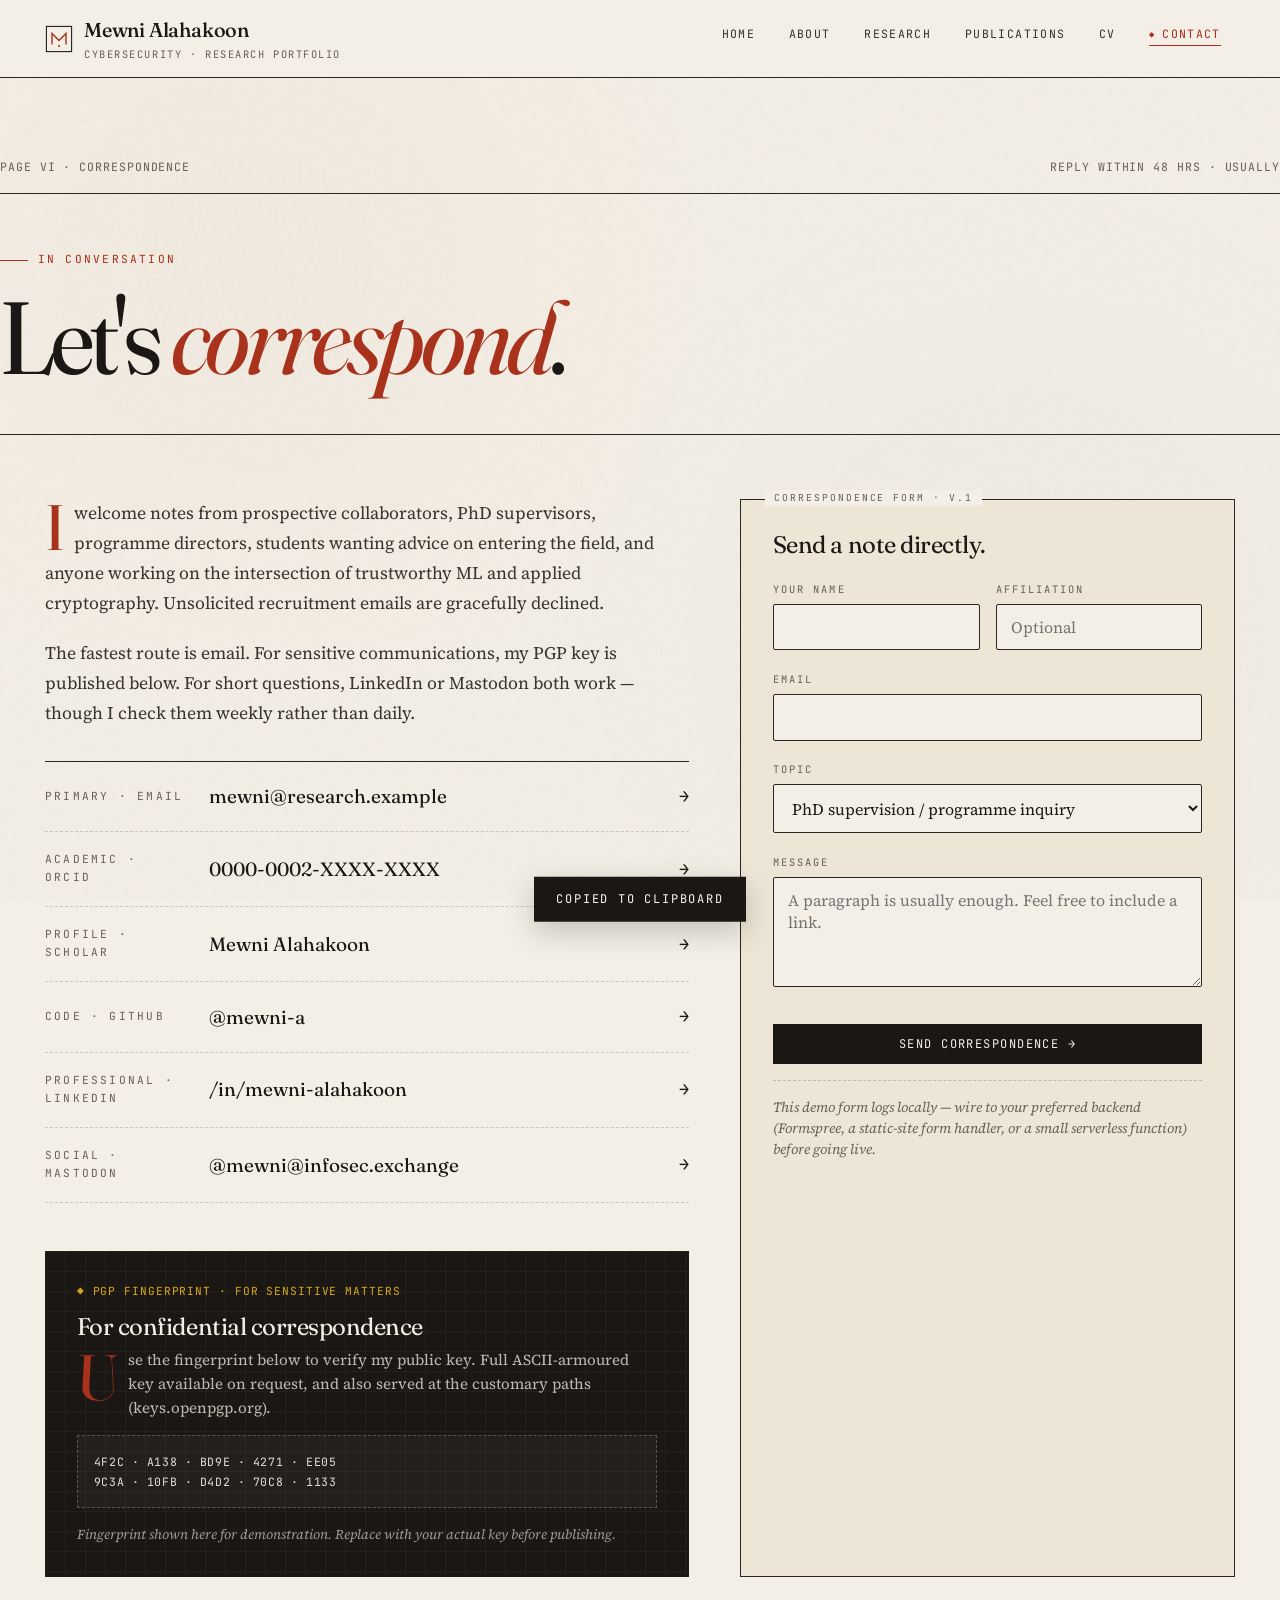
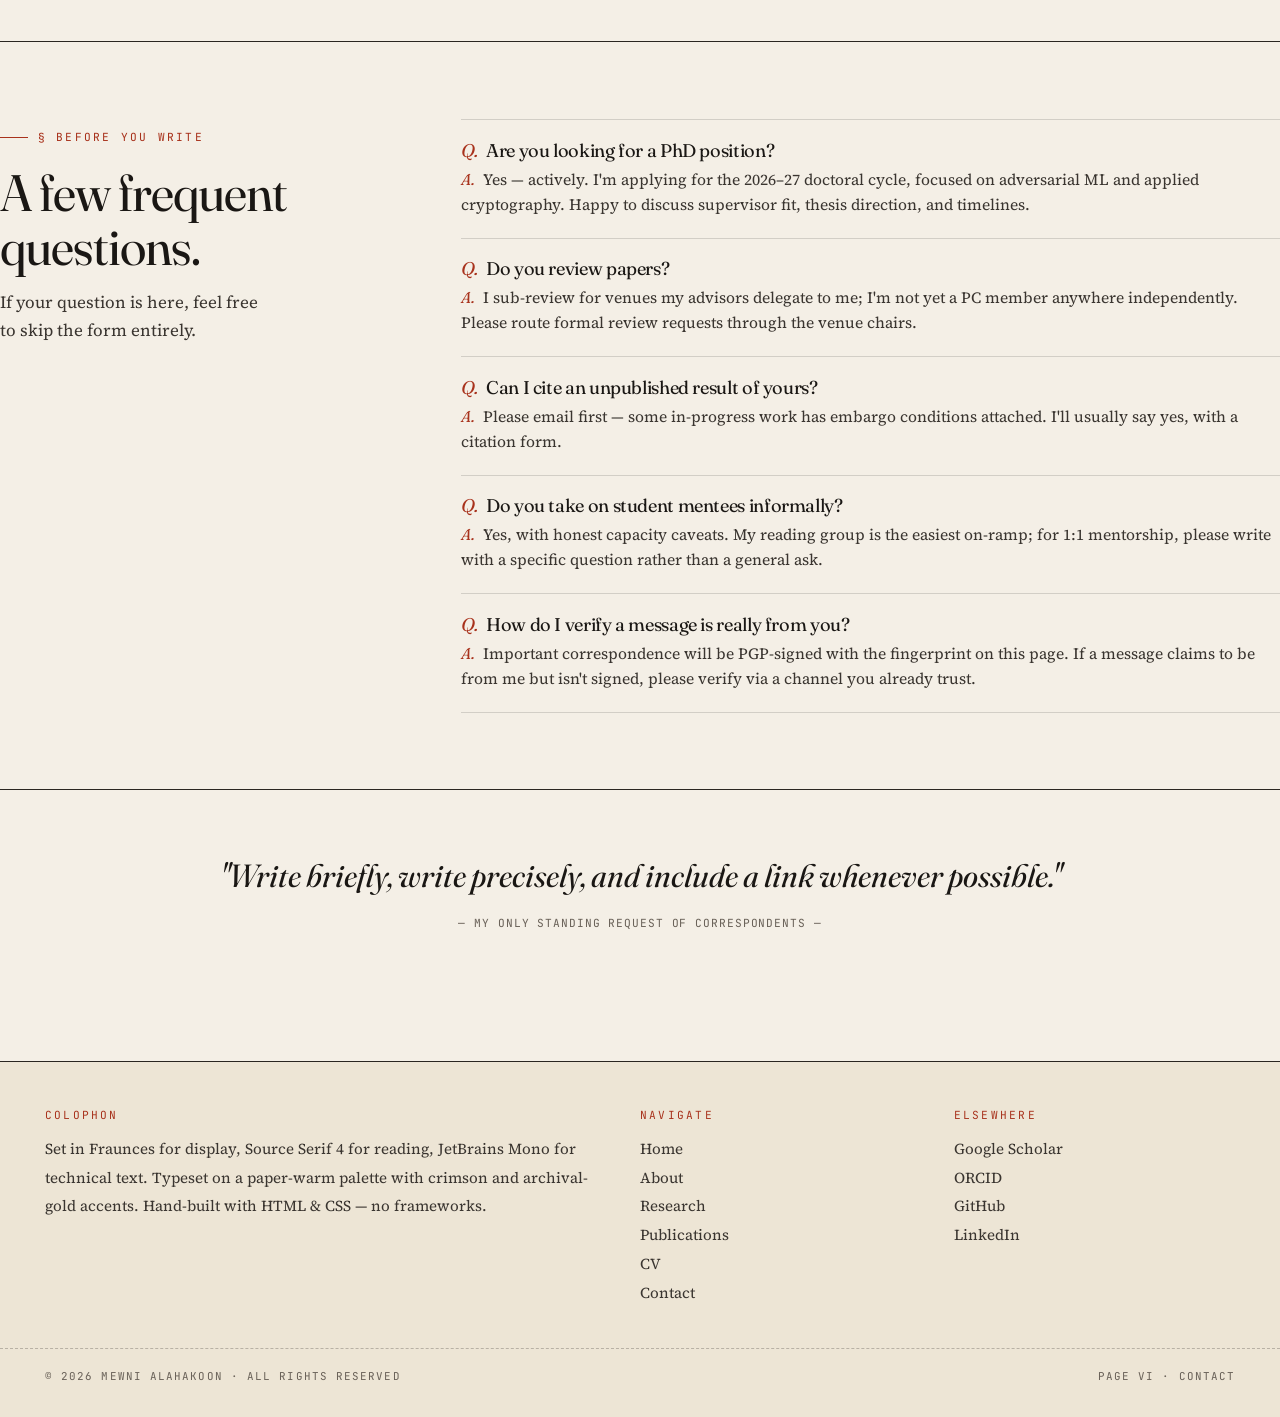
<file: contact.html>
<!DOCTYPE html>
<html lang="en">
<head>
<meta charset="UTF-8">
<meta name="viewport" content="width=device-width, initial-scale=1.0">
<title>Contact — Mewni Alahakoon</title>
<link rel="stylesheet" href="styles.css">
<style>
.page-head {
  padding: clamp(3rem, 7vw, 5rem) 0 clamp(2rem, 4vw, 3rem);
  border-bottom: 1px solid var(--rule);
}
.page-head h1 {
  font-size: clamp(3rem, 8vw, 6.5rem);
  line-height: 0.95;
  letter-spacing: -0.04em;
  font-variation-settings: "opsz" 144, "SOFT" 30, "WONK" 1;
}
.page-head h1 em { color: var(--crimson); font-family: var(--ff-display); font-variation-settings: "opsz" 144, "WONK" 1;}
.page-head-meta {
  display: flex;
  justify-content: space-between;
  align-items: center;
  margin-bottom: clamp(1.5rem, 4vw, 3rem);
  padding-bottom: 1rem;
  border-bottom: 1px solid var(--rule);
}
.page-head-meta .mono { color: var(--ink-mute); font-size: 0.72rem; }

.contact-layout {
  display: grid;
  grid-template-columns: 1.3fr 1fr;
  gap: clamp(2rem, 4vw, 4rem);
  padding: clamp(2rem, 5vw, 4rem) 0;
}
@media (max-width: 820px) { .contact-layout { grid-template-columns: 1fr; } }

.intro-col p {
  font-size: 1.1rem;
  line-height: 1.7;
  color: var(--ink-soft);
  margin-bottom: 1.3rem;
}
.intro-col p:first-of-type:first-letter {
  font-family: var(--ff-display);
  font-size: 4rem;
  float: left;
  line-height: 0.85;
  margin: 0.1rem 0.6rem 0 0;
  color: var(--crimson);
  font-variation-settings: "opsz" 144, "WONK" 1;
}

/* Channel list */
.channels {
  margin-top: 2rem;
  border-top: 1px solid var(--rule);
}
.channel {
  display: grid;
  grid-template-columns: 140px 1fr auto;
  gap: 1.5rem;
  padding: 1.2rem 0;
  border-bottom: 1px dashed rgba(26,23,20,0.18);
  align-items: center;
  text-decoration: none;
  color: inherit;
  transition: padding 0.25s ease;
}
.channel:hover { padding-left: 0.8rem; }
.channel:hover .chan-arrow { transform: translate(4px, -4px); color: var(--crimson); }
@media (max-width: 600px) {
  .channel { grid-template-columns: 1fr; gap: 0.2rem; }
}

.chan-label {
  font-family: var(--ff-mono);
  font-size: 0.7rem;
  letter-spacing: 0.2em;
  text-transform: uppercase;
  color: var(--ink-mute);
}
.chan-value {
  font-family: var(--ff-display);
  font-size: 1.2rem;
  font-variation-settings: "opsz" 30, "WONK" 1;
}
.chan-arrow {
  font-family: var(--ff-mono);
  transition: transform 0.3s ease, color 0.3s ease;
  color: var(--ink);
}

/* Form */
.form-panel {
  border: 1px solid var(--rule);
  padding: 2rem;
  background: var(--paper-warm);
  position: relative;
}
.form-panel::before {
  content: 'CORRESPONDENCE FORM · V.1';
  position: absolute;
  top: -0.6rem;
  left: 1.5rem;
  background: var(--paper);
  padding: 0 0.6rem;
  font-family: var(--ff-mono);
  font-size: 0.6rem;
  letter-spacing: 0.2em;
  color: var(--ink-mute);
}

.form-panel h3 {
  margin-bottom: 1.5rem;
  font-size: 1.5rem;
  font-variation-settings: "opsz" 30, "WONK" 1;
}

.field { margin-bottom: 1.3rem; }
.field label {
  display: block;
  font-family: var(--ff-mono);
  font-size: 0.65rem;
  letter-spacing: 0.2em;
  text-transform: uppercase;
  color: var(--ink-mute);
  margin-bottom: 0.4rem;
}
.field input,
.field textarea,
.field select {
  width: 100%;
  background: var(--paper);
  border: 1px solid var(--rule);
  padding: 0.7rem 0.9rem;
  font-family: var(--ff-serif);
  font-size: 1rem;
  color: var(--ink);
  border-radius: 2px;
  transition: border 0.2s ease, background 0.2s ease;
}
.field input:focus,
.field textarea:focus,
.field select:focus {
  outline: none;
  border-color: var(--crimson);
  background: #fff;
}
.field textarea { resize: vertical; min-height: 110px; font-family: var(--ff-serif); }
.field-grid { display: grid; grid-template-columns: 1fr 1fr; gap: 1rem; }
@media (max-width: 500px) { .field-grid { grid-template-columns: 1fr; } }

.form-panel button[type=submit] {
  margin-top: 0.5rem;
  width: 100%;
  justify-content: center;
}

.form-note {
  font-family: var(--ff-serif);
  font-style: italic;
  font-size: 0.88rem;
  color: var(--ink-mute);
  margin-top: 1rem;
  padding-top: 1rem;
  border-top: 1px dashed rgba(26,23,20,0.2);
  line-height: 1.5;
}

/* PGP/signature panel */
.pgp-strip {
  margin-top: clamp(2rem, 4vw, 3rem);
  background: var(--ink);
  color: var(--paper);
  padding: 2rem;
  position: relative;
  overflow: hidden;
}
.pgp-strip::before {
  content: '';
  position: absolute;
  inset: 0;
  background-image:
    linear-gradient(rgba(244,239,230,0.04) 1px, transparent 1px),
    linear-gradient(90deg, rgba(244,239,230,0.04) 1px, transparent 1px);
  background-size: 20px 20px;
  pointer-events: none;
}
.pgp-strip .inner { position: relative; }
.pgp-strip .mono { color: var(--marker); font-size: 0.7rem; }
.pgp-strip h3 {
  color: var(--paper);
  font-variation-settings: "opsz" 30, "WONK" 1;
  margin: 0.8rem 0 0.6rem;
  font-size: 1.5rem;
}
.pgp-strip p { color: rgba(244,239,230,0.75); font-size: 0.95rem; line-height: 1.55; margin-bottom: 1rem;}
.pgp-box {
  font-family: var(--ff-mono);
  font-size: 0.72rem;
  letter-spacing: 0.05em;
  background: rgba(244,239,230,0.04);
  border: 1px dashed rgba(244,239,230,0.25);
  padding: 1rem;
  word-break: break-all;
  color: rgba(244,239,230,0.9);
  line-height: 1.7;
}

/* FAQ-like strip */
.faq-section {
  padding: clamp(3rem, 6vw, 5rem) 0;
  border-top: 1px solid var(--rule);
}
.faq-grid {
  display: grid;
  grid-template-columns: 1fr 2fr;
  gap: clamp(2rem, 4vw, 4rem);
}
@media (max-width: 820px) { .faq-grid { grid-template-columns: 1fr; } }

.faq-item {
  padding: 1.3rem 0;
  border-bottom: 1px solid rgba(26,23,20,0.15);
}
.faq-item:first-child { border-top: 1px solid rgba(26,23,20,0.15); }

.faq-item h4 {
  font-family: var(--ff-display);
  font-size: 1.15rem;
  font-variation-settings: "opsz" 30, "WONK" 1;
  margin-bottom: 0.4rem;
}
.faq-item h4::before {
  content: 'Q.';
  color: var(--crimson);
  font-style: italic;
  margin-right: 0.5rem;
}
.faq-item p {
  font-size: 0.98rem;
  color: var(--ink-soft);
  line-height: 1.6;
}
.faq-item p::before {
  content: 'A.';
  color: var(--crimson);
  font-style: italic;
  font-family: var(--ff-display);
  margin-right: 0.5rem;
}

/* Toast for "copied" */
.toast {
  position: fixed;
  bottom: 2rem;
  left: 50%;
  transform: translateX(-50%) translateY(120%);
  background: var(--ink);
  color: var(--paper);
  padding: 0.8rem 1.4rem;
  font-family: var(--ff-mono);
  font-size: 0.75rem;
  letter-spacing: 0.15em;
  text-transform: uppercase;
  transition: transform 0.3s ease;
  z-index: 200;
  box-shadow: 0 10px 30px rgba(0,0,0,0.2);
}
.toast.show { transform: translateX(-50%) translateY(0); }
</style>
<script>
/* Seamless page-transition primer — must run before <body>
<div class="page-curtain-stage" aria-hidden="true">
  <div class="pc-label">
    <span class="pc-rule"></span>
    <span class="pc-section"></span>
    <h2 class="pc-name"></h2>
    <span class="pc-meta"></span>
  </div>
</div>
 paints.
   If the URL hash starts with #__pc= we're arriving from another page:
   flag the document root so the curtain overlay is opaque immediately. */
(function () {
  try {
    var m = window.location.hash.match(/^#__pc=([a-z0-9._-]+)/i);
    if (m) {
      document.documentElement.classList.add('pc-incoming');
      window.__pcIncomingKey = m[1];
    }
  } catch (_) {}
})();
</script>
</head>
<body>

<header class="masthead">
  <div class="masthead-inner">
    <a href="index.html" class="brand">
      <svg class="brand-mark" viewBox="0 0 40 40" fill="none">
        <rect x="2" y="2" width="36" height="36" stroke="#1a1714" stroke-width="1.5"/>
        <path d="M10 28 L10 12 L20 22 L30 12 L30 28" stroke="#a8321c" stroke-width="2" fill="none" stroke-linejoin="miter"/>
        <circle cx="20" cy="30" r="1.5" fill="#a8321c"/>
      </svg>
      <div>
        <div class="brand-name">Mewni Alahakoon</div>
        <div class="brand-sub">Cybersecurity · Research Portfolio</div>
      </div>
    </a>
    <button class="nav-toggle" aria-label="Menu" onclick="document.getElementById('navList').classList.toggle('open')">Menu</button>
    <nav>
      <ul class="nav-list" id="navList">
        <li><a href="index.html">Home</a></li>
        <li><a href="about.html">About</a></li>
        <li><a href="research.html">Research</a></li>
        <li><a href="publications.html">Publications</a></li>
        <li><a href="cv.html">CV</a></li>
        <li><a href="contact.html" class="active">Contact</a></li>
      </ul>
    </nav>
  </div>
</header>

<main>

  <section class="wrap page-head">
    <div class="page-head-meta reveal reveal-1">
      <span class="mono">PAGE VI · CORRESPONDENCE</span>
      <span class="mono">REPLY WITHIN 48 HRS · USUALLY</span>
    </div>
    <div class="eyebrow reveal reveal-1">In conversation</div>
    <h1 class="reveal reveal-2">Let's <em>correspond</em>.</h1>
  </section>

  <!-- MAIN LAYOUT -->
  <section class="wrap">
    <div class="contact-layout">

      <!-- LEFT: intro + channels -->
      <div class="intro-col reveal reveal-3">
        <p>
          I welcome notes from prospective collaborators, PhD supervisors, programme directors, students wanting advice on entering the field, and anyone working on the intersection of trustworthy ML and applied cryptography. Unsolicited recruitment emails are gracefully declined.
        </p>
        <p>
          The fastest route is email. For sensitive communications, my PGP key is published below. For short questions, LinkedIn or Mastodon both work &mdash; though I check them weekly rather than daily.
        </p>

        <div class="channels">
          <a href="mailto:mewni@research.example" class="channel" data-copy="mewni@research.example">
            <div class="chan-label">Primary · Email</div>
            <div class="chan-value">mewni@research.example</div>
            <div class="chan-arrow">→</div>
          </a>
          <a href="#" class="channel">
            <div class="chan-label">Academic · ORCID</div>
            <div class="chan-value">0000-0002-XXXX-XXXX</div>
            <div class="chan-arrow">→</div>
          </a>
          <a href="#" class="channel">
            <div class="chan-label">Profile · Scholar</div>
            <div class="chan-value">Mewni Alahakoon</div>
            <div class="chan-arrow">→</div>
          </a>
          <a href="#" class="channel">
            <div class="chan-label">Code · GitHub</div>
            <div class="chan-value">@mewni-a</div>
            <div class="chan-arrow">→</div>
          </a>
          <a href="#" class="channel">
            <div class="chan-label">Professional · LinkedIn</div>
            <div class="chan-value">/in/mewni-alahakoon</div>
            <div class="chan-arrow">→</div>
          </a>
          <a href="#" class="channel">
            <div class="chan-label">Social · Mastodon</div>
            <div class="chan-value">@mewni@infosec.exchange</div>
            <div class="chan-arrow">→</div>
          </a>
        </div>

        <!-- PGP strip -->
        <div class="pgp-strip">
          <div class="inner">
            <div class="mono">◆ PGP FINGERPRINT · FOR SENSITIVE MATTERS</div>
            <h3>For confidential correspondence</h3>
            <p>Use the fingerprint below to verify my public key. Full ASCII-armoured key available on request, and also served at the customary paths (keys.openpgp.org).</p>
            <div class="pgp-box" id="pgpFp">
              4F2C · A138 · BD9E · 4271 · EE05<br>
              9C3A · 10FB · D4D2 · 70C8 · 1133
            </div>
            <p style="margin-top: 1rem; margin-bottom: 0; font-size: 0.85rem; color: rgba(244,239,230,0.6); font-style: italic;">
              Fingerprint shown here for demonstration. Replace with your actual key before publishing.
            </p>
          </div>
        </div>
      </div>

      <!-- RIGHT: form -->
      <div class="form-panel reveal reveal-4">
        <h3>Send a note directly.</h3>
        <form id="contactForm" onsubmit="handleSubmit(event)">
          <div class="field-grid">
            <div class="field">
              <label for="name">Your name</label>
              <input id="name" name="name" type="text" required>
            </div>
            <div class="field">
              <label for="affiliation">Affiliation</label>
              <input id="affiliation" name="affiliation" type="text" placeholder="Optional">
            </div>
          </div>
          <div class="field">
            <label for="email">Email</label>
            <input id="email" name="email" type="email" required>
          </div>
          <div class="field">
            <label for="topic">Topic</label>
            <select id="topic" name="topic">
              <option>PhD supervision / programme inquiry</option>
              <option>Research collaboration</option>
              <option>Paper discussion</option>
              <option>Teaching / reading group</option>
              <option>Speaking invitation</option>
              <option>Press / writing</option>
              <option>Other</option>
            </select>
          </div>
          <div class="field">
            <label for="message">Message</label>
            <textarea id="message" name="message" required placeholder="A paragraph is usually enough. Feel free to include a link."></textarea>
          </div>
          <button type="submit" class="btn">Send correspondence →</button>
          <p class="form-note">
            This demo form logs locally &mdash; wire to your preferred backend (Formspree, a static-site form handler, or a small serverless function) before going live.
          </p>
        </form>
      </div>

    </div>
  </section>

  <!-- FAQ -->
  <section class="wrap faq-section">
    <div class="faq-grid">
      <div>
        <div class="eyebrow">§ Before you write</div>
        <h2 style="margin-bottom: 1rem;">A few frequent questions.</h2>
        <p style="color: var(--ink-soft); max-width: 30ch;">
          If your question is here, feel free to skip the form entirely.
        </p>
      </div>
      <div>
        <div class="faq-item">
          <h4>Are you looking for a PhD position?</h4>
          <p>Yes &mdash; actively. I'm applying for the 2026&ndash;27 doctoral cycle, focused on adversarial ML and applied cryptography. Happy to discuss supervisor fit, thesis direction, and timelines.</p>
        </div>
        <div class="faq-item">
          <h4>Do you review papers?</h4>
          <p>I sub-review for venues my advisors delegate to me; I'm not yet a PC member anywhere independently. Please route formal review requests through the venue chairs.</p>
        </div>
        <div class="faq-item">
          <h4>Can I cite an unpublished result of yours?</h4>
          <p>Please email first &mdash; some in-progress work has embargo conditions attached. I'll usually say yes, with a citation form.</p>
        </div>
        <div class="faq-item">
          <h4>Do you take on student mentees informally?</h4>
          <p>Yes, with honest capacity caveats. My reading group is the easiest on-ramp; for 1:1 mentorship, please write with a specific question rather than a general ask.</p>
        </div>
        <div class="faq-item">
          <h4>How do I verify a message is really from you?</h4>
          <p>Important correspondence will be PGP-signed with the fingerprint on this page. If a message claims to be from me but isn't signed, please verify via a channel you already trust.</p>
        </div>
      </div>
    </div>
  </section>

  <!-- Signing strip -->
  <section class="wrap" style="padding: clamp(2rem, 5vw, 4rem) 0; text-align: center; border-top: 1px solid var(--rule);">
    <p style="font-family: var(--ff-display); font-style: italic; font-size: clamp(1.4rem, 2.5vw, 2rem); line-height: 1.4; max-width: 50ch; margin: 0 auto; font-variation-settings: 'opsz' 80, 'WONK' 1;">
      "Write briefly, write precisely, and include a link whenever possible."
    </p>
    <div class="mono" style="margin-top: 1rem; color: var(--ink-mute); font-size: 0.7rem;">— My only standing request of correspondents —</div>
  </section>

</main>

<div class="toast" id="toast">Copied to clipboard</div>

<footer class="colophon">
  <div class="wrap">
    <div>
      <h4>Colophon</h4>
      <p>Set in Fraunces for display, Source Serif 4 for reading, JetBrains Mono for technical text. Typeset on a paper-warm palette with crimson and archival-gold accents. Hand-built with HTML &amp; CSS &mdash; no frameworks.</p>
    </div>
    <div>
      <h4>Navigate</h4>
      <a href="index.html">Home</a><a href="about.html">About</a><a href="research.html">Research</a><a href="publications.html">Publications</a><a href="cv.html">CV</a><a href="contact.html">Contact</a>
    </div>
    <div>
      <h4>Elsewhere</h4>
      <a href="#">Google Scholar</a><a href="#">ORCID</a><a href="#">GitHub</a><a href="#">LinkedIn</a>
    </div>
  </div>
  <div class="meta">
    <span>© 2026 Mewni Alahakoon · All rights reserved</span>
    <span>Page VI · Contact</span>
  </div>
</footer>

<script>
  // Channel copy-to-clipboard on click (if data-copy)
  const toast = document.getElementById('toast');
  function showToast(msg) {
    toast.textContent = msg || 'Copied to clipboard';
    toast.classList.add('show');
    setTimeout(() => toast.classList.remove('show'), 1600);
  }

  document.querySelectorAll('.channel[data-copy]').forEach(el => {
    el.addEventListener('click', (e) => {
      e.preventDefault();
      const val = el.getAttribute('data-copy');
      if (navigator.clipboard) {
        navigator.clipboard.writeText(val).then(() => showToast('Email copied · ' + val));
      } else {
        window.location.href = 'mailto:' + val;
      }
    });
  });

  // PGP fingerprint copy on click
  const pgp = document.getElementById('pgpFp');
  if (pgp) {
    pgp.style.cursor = 'pointer';
    pgp.title = 'Click to copy fingerprint';
    pgp.addEventListener('click', () => {
      const txt = pgp.innerText.replace(/\s/g, '');
      if (navigator.clipboard) navigator.clipboard.writeText(txt).then(() => showToast('Fingerprint copied'));
    });
  }

  function handleSubmit(e) {
    e.preventDefault();
    const form = e.target;
    const data = Object.fromEntries(new FormData(form).entries());
    console.log('Form submission (demo):', data);
    showToast('Message drafted · not yet wired to backend');
    form.reset();
  }
</script>

<script src="transitions.js"></script>
</body>
</html>
</file>
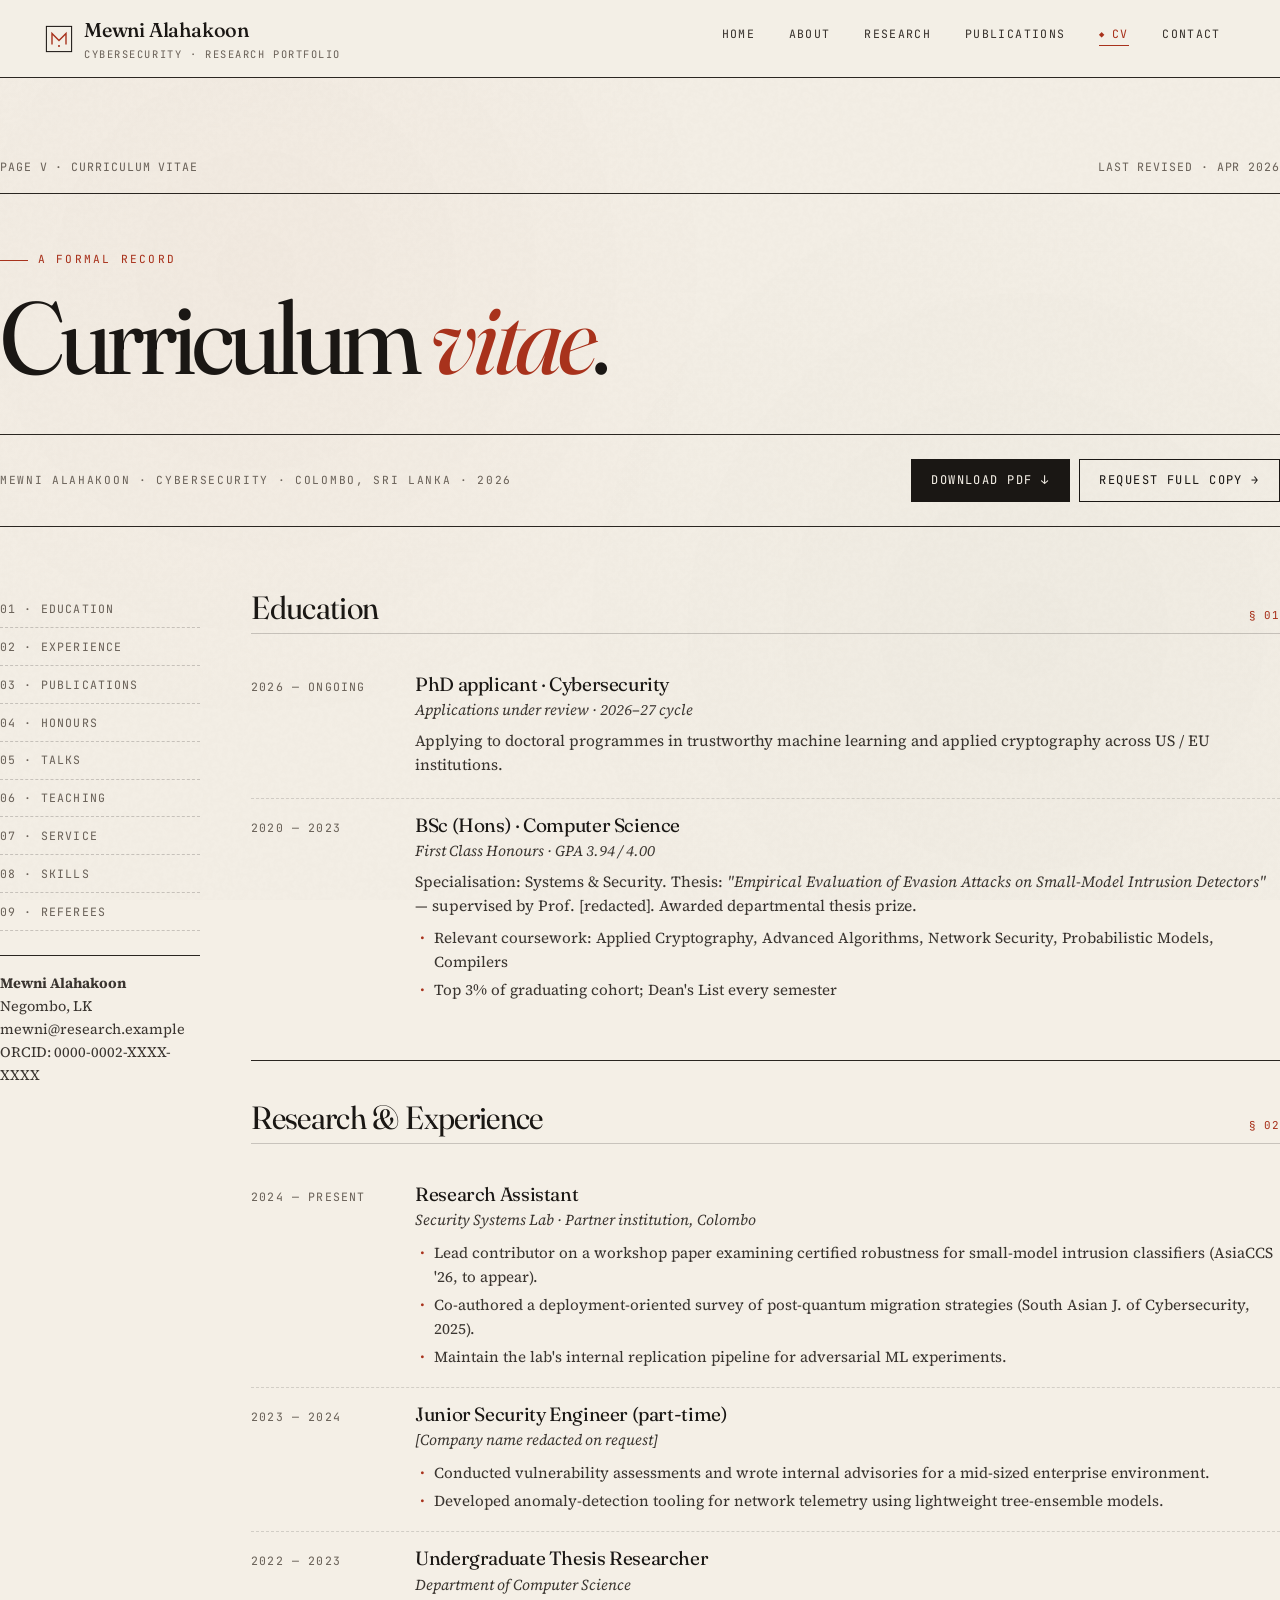
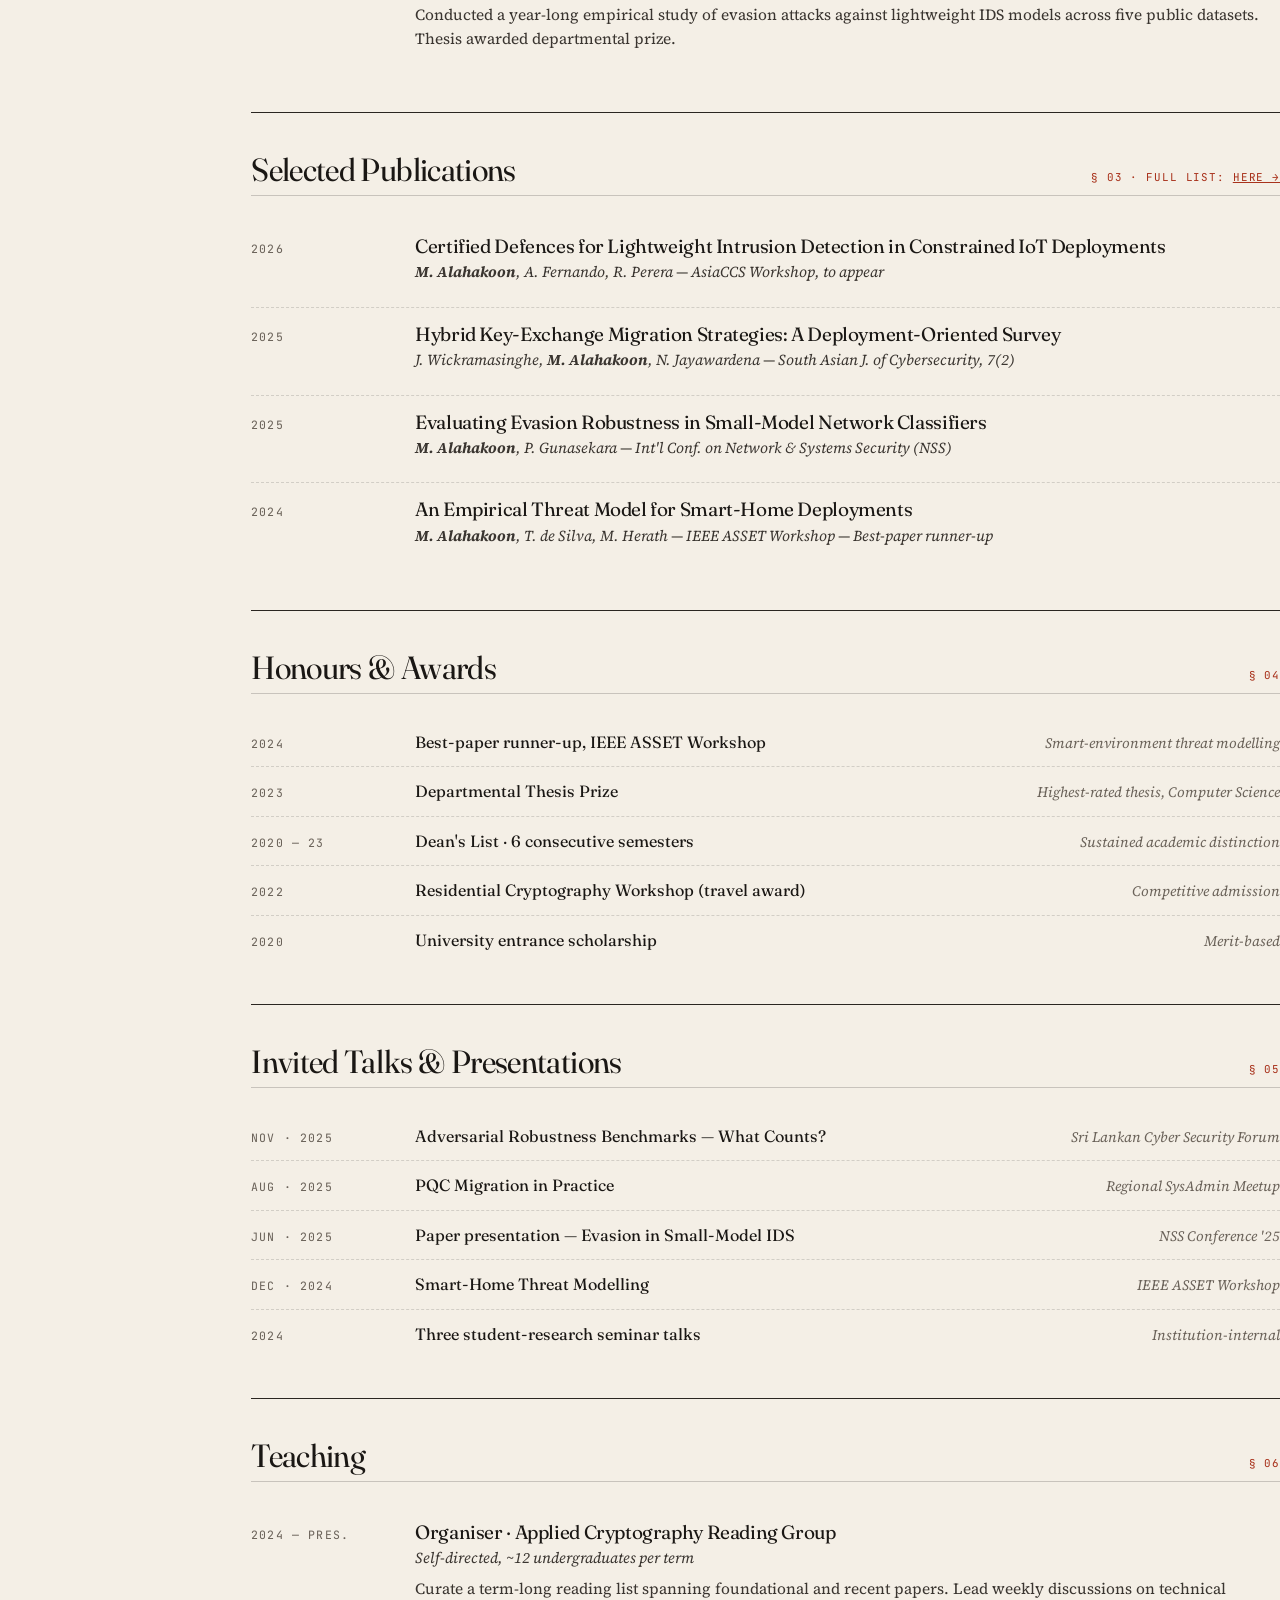
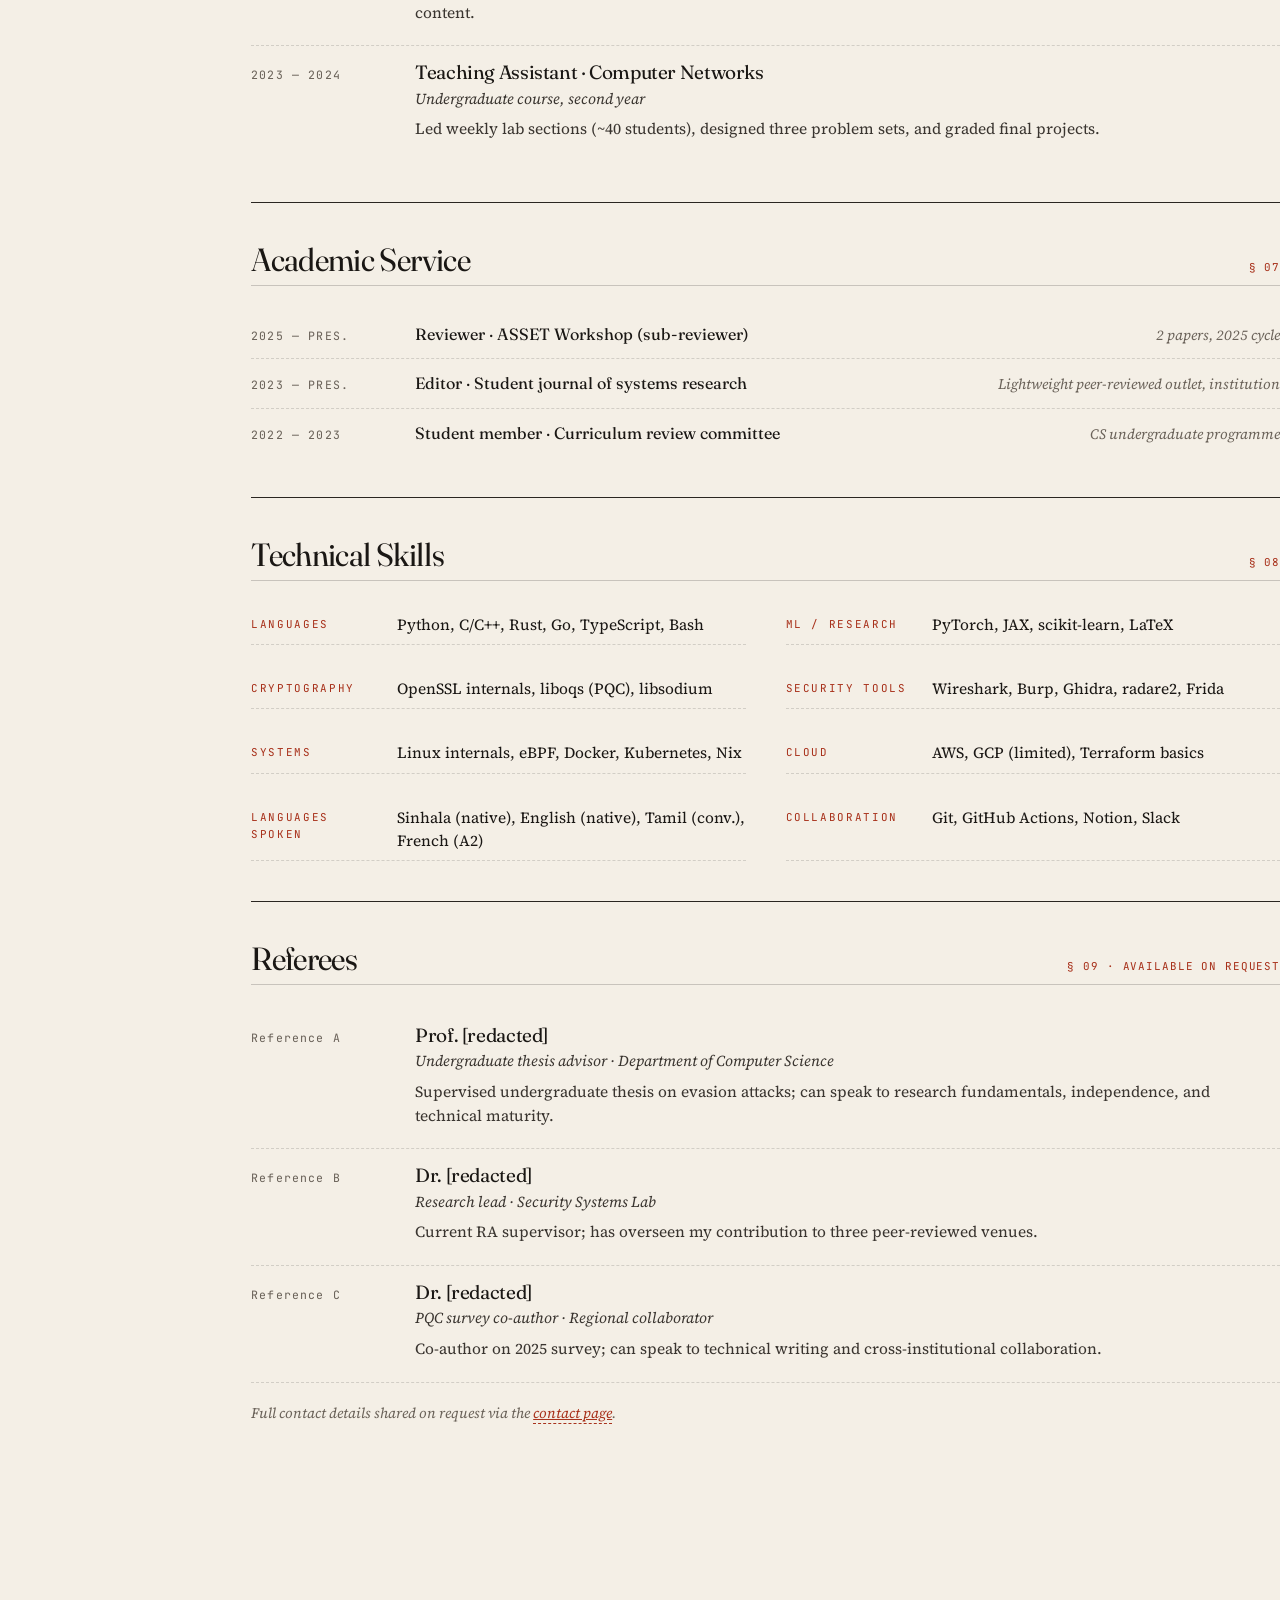
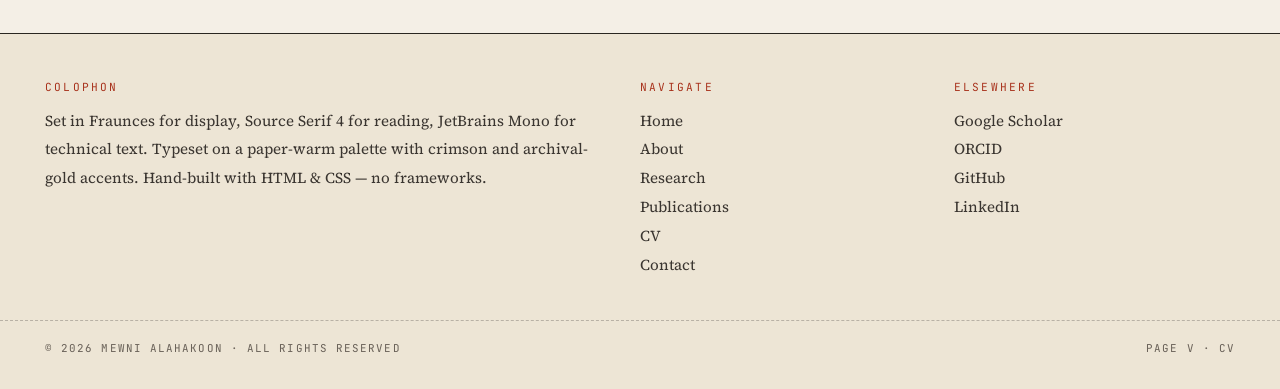
<file: cv.html>
<!DOCTYPE html>
<html lang="en">
<head>
<meta charset="UTF-8">
<meta name="viewport" content="width=device-width, initial-scale=1.0">
<title>CV — Mewni Alahakoon</title>
<link rel="stylesheet" href="styles.css">
<style>
.page-head {
  padding: clamp(3rem, 7vw, 5rem) 0 clamp(2rem, 4vw, 3rem);
  border-bottom: 1px solid var(--rule);
}
.page-head h1 {
  font-size: clamp(3rem, 8vw, 6.5rem);
  line-height: 0.95;
  letter-spacing: -0.04em;
  font-variation-settings: "opsz" 144, "SOFT" 30, "WONK" 1;
}
.page-head h1 em { color: var(--crimson); font-family: var(--ff-display); font-variation-settings: "opsz" 144, "WONK" 1;}
.page-head-meta {
  display: flex;
  justify-content: space-between;
  align-items: center;
  margin-bottom: clamp(1.5rem, 4vw, 3rem);
  padding-bottom: 1rem;
  border-bottom: 1px solid var(--rule);
}
.page-head-meta .mono { color: var(--ink-mute); font-size: 0.72rem; }

/* CV top actions */
.cv-actions-bar {
  padding: 1.5rem 0;
  border-bottom: 1px solid var(--rule);
  display: flex;
  justify-content: space-between;
  align-items: center;
  gap: 1rem;
  flex-wrap: wrap;
}
.cv-actions-bar .stamp {
  font-family: var(--ff-mono);
  font-size: 0.7rem;
  letter-spacing: 0.15em;
  color: var(--ink-mute);
  text-transform: uppercase;
}
.cv-actions { display: flex; gap: 0.6rem; flex-wrap: wrap; }

/* CV document */
.cv-doc {
  padding: clamp(2rem, 5vw, 4rem) 0;
}
.cv-layout {
  display: grid;
  grid-template-columns: 200px 1fr;
  gap: clamp(2rem, 4vw, 4rem);
}
@media (max-width: 820px) { .cv-layout { grid-template-columns: 1fr; } }

.cv-side {
  position: sticky;
  top: 100px;
  height: fit-content;
}

.cv-side nav { display: flex; flex-direction: column; gap: 0.05rem; }
.cv-side nav a {
  font-family: var(--ff-mono);
  font-size: 0.72rem;
  letter-spacing: 0.1em;
  text-transform: uppercase;
  color: var(--ink-mute);
  text-decoration: none;
  padding: 0.55rem 0;
  border-bottom: 1px dashed rgba(26,23,20,0.2);
  transition: color 0.2s ease, padding 0.2s ease;
}
.cv-side nav a:hover { color: var(--crimson); padding-left: 0.5rem; }

.cv-side .cv-contact {
  margin-top: 1.5rem;
  padding-top: 1rem;
  border-top: 1px solid var(--rule);
  font-family: var(--ff-serif);
  font-size: 0.9rem;
  color: var(--ink-soft);
  line-height: 1.6;
}

/* CV content sections */
.cv-section {
  padding-bottom: 2.5rem;
  margin-bottom: 2.5rem;
  border-bottom: 1px solid var(--rule);
}
.cv-section:last-child { border-bottom: 0; }

.cv-section-head {
  display: flex;
  justify-content: space-between;
  align-items: baseline;
  margin-bottom: 1.5rem;
  padding-bottom: 0.5rem;
  border-bottom: 1px solid rgba(26,23,20,0.2);
}
.cv-section-head h2 {
  font-size: clamp(1.6rem, 2.5vw, 2.1rem);
  font-variation-settings: "opsz" 80, "WONK" 1;
}
.cv-section-head .mono {
  color: var(--crimson);
  font-size: 0.68rem;
}

/* CV entry — date column + content */
.cv-entry {
  display: grid;
  grid-template-columns: 140px 1fr;
  gap: 1.5rem;
  padding: 1rem 0;
  border-bottom: 1px dashed rgba(26,23,20,0.15);
}
.cv-entry:last-child { border-bottom: 0; }
@media (max-width: 600px) {
  .cv-entry { grid-template-columns: 1fr; gap: 0.2rem; }
}

.cv-date {
  font-family: var(--ff-mono);
  font-size: 0.72rem;
  letter-spacing: 0.1em;
  color: var(--ink-mute);
  padding-top: 4px;
}

.cv-entry h3 {
  font-family: var(--ff-display);
  font-size: 1.2rem;
  font-variation-settings: "opsz" 30, "WONK" 1;
  margin-bottom: 0.25rem;
}
.cv-entry .inst {
  font-family: var(--ff-serif);
  font-style: italic;
  color: var(--ink-soft);
  font-size: 0.95rem;
  margin-bottom: 0.4rem;
}
.cv-entry p {
  font-size: 0.97rem;
  line-height: 1.55;
  color: var(--ink-soft);
  margin-bottom: 0.3rem;
}
.cv-entry ul {
  list-style: none;
  padding-left: 0;
  margin-top: 0.4rem;
}
.cv-entry ul li {
  font-size: 0.95rem;
  color: var(--ink-soft);
  padding: 0.15rem 0 0.15rem 1.2rem;
  position: relative;
  line-height: 1.55;
}
.cv-entry ul li::before {
  content: '·';
  position: absolute;
  left: 0.3rem;
  color: var(--crimson);
  font-weight: bold;
}

/* Inline details for honours / talks */
.cv-simple {
  display: grid;
  grid-template-columns: 140px 1fr auto;
  gap: 1.5rem;
  padding: 0.7rem 0;
  border-bottom: 1px dashed rgba(26,23,20,0.15);
  align-items: baseline;
}
.cv-simple:last-child { border-bottom: 0; }
@media (max-width: 600px) { .cv-simple { grid-template-columns: 1fr; gap: 0.2rem; } }
.cv-simple .t {
  font-family: var(--ff-display);
  font-size: 1.02rem;
  font-variation-settings: "opsz" 30, "WONK" 1;
}
.cv-simple .s {
  font-family: var(--ff-serif);
  font-style: italic;
  color: var(--ink-mute);
  font-size: 0.9rem;
}

/* Skill grid */
.cv-skills {
  display: grid;
  grid-template-columns: repeat(2, 1fr);
  gap: 1.5rem 2.5rem;
}
@media (max-width: 600px) { .cv-skills { grid-template-columns: 1fr; } }
.cv-skills .row {
  display: grid;
  grid-template-columns: 130px 1fr;
  gap: 1rem;
  padding: 0.5rem 0;
  border-bottom: 1px dashed rgba(26,23,20,0.15);
}
.cv-skills .row .label {
  font-family: var(--ff-mono);
  font-size: 0.68rem;
  letter-spacing: 0.15em;
  text-transform: uppercase;
  color: var(--crimson);
  padding-top: 3px;
}
.cv-skills .row .val {
  font-family: var(--ff-serif);
  font-size: 0.97rem;
  color: var(--ink);
  line-height: 1.5;
}

/* Print styles */
@media print {
  body { background: white; }
  body::before, body::after { display: none; }
  .masthead, footer, .cv-actions-bar, .cv-side { display: none !important; }
  .cv-layout { grid-template-columns: 1fr; }
  .cv-section { break-inside: avoid; }
}
</style>
<script>
/* Seamless page-transition primer — must run before <body>
<div class="page-curtain-stage" aria-hidden="true">
  <div class="pc-label">
    <span class="pc-rule"></span>
    <span class="pc-section"></span>
    <h2 class="pc-name"></h2>
    <span class="pc-meta"></span>
  </div>
</div>
 paints.
   If the URL hash starts with #__pc= we're arriving from another page:
   flag the document root so the curtain overlay is opaque immediately. */
(function () {
  try {
    var m = window.location.hash.match(/^#__pc=([a-z0-9._-]+)/i);
    if (m) {
      document.documentElement.classList.add('pc-incoming');
      window.__pcIncomingKey = m[1];
    }
  } catch (_) {}
})();
</script>
</head>
<body>

<header class="masthead">
  <div class="masthead-inner">
    <a href="index.html" class="brand">
      <svg class="brand-mark" viewBox="0 0 40 40" fill="none">
        <rect x="2" y="2" width="36" height="36" stroke="#1a1714" stroke-width="1.5"/>
        <path d="M10 28 L10 12 L20 22 L30 12 L30 28" stroke="#a8321c" stroke-width="2" fill="none" stroke-linejoin="miter"/>
        <circle cx="20" cy="30" r="1.5" fill="#a8321c"/>
      </svg>
      <div>
        <div class="brand-name">Mewni Alahakoon</div>
        <div class="brand-sub">Cybersecurity · Research Portfolio</div>
      </div>
    </a>
    <button class="nav-toggle" aria-label="Menu" onclick="document.getElementById('navList').classList.toggle('open')">Menu</button>
    <nav>
      <ul class="nav-list" id="navList">
        <li><a href="index.html">Home</a></li>
        <li><a href="about.html">About</a></li>
        <li><a href="research.html">Research</a></li>
        <li><a href="publications.html">Publications</a></li>
        <li><a href="cv.html" class="active">CV</a></li>
        <li><a href="contact.html">Contact</a></li>
      </ul>
    </nav>
  </div>
</header>

<main>

  <section class="wrap page-head">
    <div class="page-head-meta reveal reveal-1">
      <span class="mono">PAGE V · CURRICULUM VITAE</span>
      <span class="mono">LAST REVISED · APR 2026</span>
    </div>
    <div class="eyebrow reveal reveal-1">A formal record</div>
    <h1 class="reveal reveal-2">Curriculum <em>vitae</em>.</h1>
  </section>

  <!-- ACTIONS -->
  <section class="wrap cv-actions-bar">
    <span class="stamp">Mewni Alahakoon · Cybersecurity · Colombo, Sri Lanka · 2026</span>
    <div class="cv-actions">
      <a class="btn" href="#" onclick="window.print(); return false;">Download PDF ↓</a>
      <a class="btn btn-ghost" href="contact.html">Request full copy →</a>
    </div>
  </section>

  <section class="wrap cv-doc">
    <div class="cv-layout">
      <aside class="cv-side">
        <nav>
          <a href="#education">01 · Education</a>
          <a href="#experience">02 · Experience</a>
          <a href="#publications-cv">03 · Publications</a>
          <a href="#honours">04 · Honours</a>
          <a href="#talks">05 · Talks</a>
          <a href="#teaching">06 · Teaching</a>
          <a href="#service">07 · Service</a>
          <a href="#skills">08 · Skills</a>
          <a href="#referees">09 · Referees</a>
        </nav>
        <div class="cv-contact">
          <strong>Mewni Alahakoon</strong><br>
          Negombo, LK<br>
          mewni@research.example<br>
          ORCID: 0000-0002-XXXX-XXXX
        </div>
      </aside>

      <div>

        <!-- EDUCATION -->
        <section id="education" class="cv-section">
          <div class="cv-section-head">
            <h2>Education</h2>
            <span class="mono">§ 01</span>
          </div>
          <div class="cv-entry">
            <div class="cv-date">2026 — ONGOING</div>
            <div>
              <h3>PhD applicant · Cybersecurity</h3>
              <div class="inst">Applications under review · 2026–27 cycle</div>
              <p>Applying to doctoral programmes in trustworthy machine learning and applied cryptography across US / EU institutions.</p>
            </div>
          </div>
          <div class="cv-entry">
            <div class="cv-date">2020 — 2023</div>
            <div>
              <h3>BSc (Hons) · Computer Science</h3>
              <div class="inst">First Class Honours · GPA 3.94 / 4.00</div>
              <p>Specialisation: Systems &amp; Security. Thesis: <em>"Empirical Evaluation of Evasion Attacks on Small-Model Intrusion Detectors"</em> &mdash; supervised by Prof. [redacted]. Awarded departmental thesis prize.</p>
              <ul>
                <li>Relevant coursework: Applied Cryptography, Advanced Algorithms, Network Security, Probabilistic Models, Compilers</li>
                <li>Top 3% of graduating cohort; Dean's List every semester</li>
              </ul>
            </div>
          </div>
        </section>

        <!-- EXPERIENCE -->
        <section id="experience" class="cv-section">
          <div class="cv-section-head">
            <h2>Research &amp; Experience</h2>
            <span class="mono">§ 02</span>
          </div>
          <div class="cv-entry">
            <div class="cv-date">2024 — PRESENT</div>
            <div>
              <h3>Research Assistant</h3>
              <div class="inst">Security Systems Lab · Partner institution, Colombo</div>
              <ul>
                <li>Lead contributor on a workshop paper examining certified robustness for small-model intrusion classifiers (AsiaCCS '26, to appear).</li>
                <li>Co-authored a deployment-oriented survey of post-quantum migration strategies (South Asian J. of Cybersecurity, 2025).</li>
                <li>Maintain the lab's internal replication pipeline for adversarial ML experiments.</li>
              </ul>
            </div>
          </div>
          <div class="cv-entry">
            <div class="cv-date">2023 — 2024</div>
            <div>
              <h3>Junior Security Engineer (part-time)</h3>
              <div class="inst">[Company name redacted on request]</div>
              <ul>
                <li>Conducted vulnerability assessments and wrote internal advisories for a mid-sized enterprise environment.</li>
                <li>Developed anomaly-detection tooling for network telemetry using lightweight tree-ensemble models.</li>
              </ul>
            </div>
          </div>
          <div class="cv-entry">
            <div class="cv-date">2022 — 2023</div>
            <div>
              <h3>Undergraduate Thesis Researcher</h3>
              <div class="inst">Department of Computer Science</div>
              <p>Conducted a year-long empirical study of evasion attacks against lightweight IDS models across five public datasets. Thesis awarded departmental prize.</p>
            </div>
          </div>
        </section>

        <!-- PUBLICATIONS (abbreviated) -->
        <section id="publications-cv" class="cv-section">
          <div class="cv-section-head">
            <h2>Selected Publications</h2>
            <span class="mono">§ 03 · FULL LIST: <a href="publications.html" style="color: var(--crimson);">here →</a></span>
          </div>
          <div class="cv-entry">
            <div class="cv-date">2026</div>
            <div>
              <h3>Certified Defences for Lightweight Intrusion Detection in Constrained IoT Deployments</h3>
              <div class="inst"><strong>M. Alahakoon</strong>, A. Fernando, R. Perera &mdash; <em>AsiaCCS Workshop</em>, to appear</div>
            </div>
          </div>
          <div class="cv-entry">
            <div class="cv-date">2025</div>
            <div>
              <h3>Hybrid Key-Exchange Migration Strategies: A Deployment-Oriented Survey</h3>
              <div class="inst">J. Wickramasinghe, <strong>M. Alahakoon</strong>, N. Jayawardena &mdash; <em>South Asian J. of Cybersecurity</em>, 7(2)</div>
            </div>
          </div>
          <div class="cv-entry">
            <div class="cv-date">2025</div>
            <div>
              <h3>Evaluating Evasion Robustness in Small-Model Network Classifiers</h3>
              <div class="inst"><strong>M. Alahakoon</strong>, P. Gunasekara &mdash; <em>Int'l Conf. on Network &amp; Systems Security</em> (NSS)</div>
            </div>
          </div>
          <div class="cv-entry">
            <div class="cv-date">2024</div>
            <div>
              <h3>An Empirical Threat Model for Smart-Home Deployments</h3>
              <div class="inst"><strong>M. Alahakoon</strong>, T. de Silva, M. Herath &mdash; <em>IEEE ASSET Workshop</em> &mdash; Best-paper runner-up</div>
            </div>
          </div>
        </section>

        <!-- HONOURS -->
        <section id="honours" class="cv-section">
          <div class="cv-section-head">
            <h2>Honours &amp; Awards</h2>
            <span class="mono">§ 04</span>
          </div>
          <div class="cv-simple">
            <div class="cv-date">2024</div>
            <div class="t">Best-paper runner-up, IEEE ASSET Workshop</div>
            <div class="s">Smart-environment threat modelling</div>
          </div>
          <div class="cv-simple">
            <div class="cv-date">2023</div>
            <div class="t">Departmental Thesis Prize</div>
            <div class="s">Highest-rated thesis, Computer Science</div>
          </div>
          <div class="cv-simple">
            <div class="cv-date">2020 — 23</div>
            <div class="t">Dean's List · 6 consecutive semesters</div>
            <div class="s">Sustained academic distinction</div>
          </div>
          <div class="cv-simple">
            <div class="cv-date">2022</div>
            <div class="t">Residential Cryptography Workshop (travel award)</div>
            <div class="s">Competitive admission</div>
          </div>
          <div class="cv-simple">
            <div class="cv-date">2020</div>
            <div class="t">University entrance scholarship</div>
            <div class="s">Merit-based</div>
          </div>
        </section>

        <!-- TALKS -->
        <section id="talks" class="cv-section">
          <div class="cv-section-head">
            <h2>Invited Talks &amp; Presentations</h2>
            <span class="mono">§ 05</span>
          </div>
          <div class="cv-simple">
            <div class="cv-date">NOV · 2025</div>
            <div class="t">Adversarial Robustness Benchmarks &mdash; What Counts?</div>
            <div class="s">Sri Lankan Cyber Security Forum</div>
          </div>
          <div class="cv-simple">
            <div class="cv-date">AUG · 2025</div>
            <div class="t">PQC Migration in Practice</div>
            <div class="s">Regional SysAdmin Meetup</div>
          </div>
          <div class="cv-simple">
            <div class="cv-date">JUN · 2025</div>
            <div class="t">Paper presentation &mdash; Evasion in Small-Model IDS</div>
            <div class="s">NSS Conference '25</div>
          </div>
          <div class="cv-simple">
            <div class="cv-date">DEC · 2024</div>
            <div class="t">Smart-Home Threat Modelling</div>
            <div class="s">IEEE ASSET Workshop</div>
          </div>
          <div class="cv-simple">
            <div class="cv-date">2024</div>
            <div class="t">Three student-research seminar talks</div>
            <div class="s">Institution-internal</div>
          </div>
        </section>

        <!-- TEACHING -->
        <section id="teaching" class="cv-section">
          <div class="cv-section-head">
            <h2>Teaching</h2>
            <span class="mono">§ 06</span>
          </div>
          <div class="cv-entry">
            <div class="cv-date">2024 — PRES.</div>
            <div>
              <h3>Organiser · Applied Cryptography Reading Group</h3>
              <div class="inst">Self-directed, ~12 undergraduates per term</div>
              <p>Curate a term-long reading list spanning foundational and recent papers. Lead weekly discussions on technical content.</p>
            </div>
          </div>
          <div class="cv-entry">
            <div class="cv-date">2023 — 2024</div>
            <div>
              <h3>Teaching Assistant · Computer Networks</h3>
              <div class="inst">Undergraduate course, second year</div>
              <p>Led weekly lab sections (~40 students), designed three problem sets, and graded final projects.</p>
            </div>
          </div>
        </section>

        <!-- SERVICE -->
        <section id="service" class="cv-section">
          <div class="cv-section-head">
            <h2>Academic Service</h2>
            <span class="mono">§ 07</span>
          </div>
          <div class="cv-simple">
            <div class="cv-date">2025 — PRES.</div>
            <div class="t">Reviewer · ASSET Workshop (sub-reviewer)</div>
            <div class="s">2 papers, 2025 cycle</div>
          </div>
          <div class="cv-simple">
            <div class="cv-date">2023 — PRES.</div>
            <div class="t">Editor · Student journal of systems research</div>
            <div class="s">Lightweight peer-reviewed outlet, institution</div>
          </div>
          <div class="cv-simple">
            <div class="cv-date">2022 — 2023</div>
            <div class="t">Student member · Curriculum review committee</div>
            <div class="s">CS undergraduate programme</div>
          </div>
        </section>

        <!-- SKILLS -->
        <section id="skills" class="cv-section">
          <div class="cv-section-head">
            <h2>Technical Skills</h2>
            <span class="mono">§ 08</span>
          </div>
          <div class="cv-skills">
            <div class="row"><div class="label">Languages</div><div class="val">Python, C/C++, Rust, Go, TypeScript, Bash</div></div>
            <div class="row"><div class="label">ML / Research</div><div class="val">PyTorch, JAX, scikit-learn, LaTeX</div></div>
            <div class="row"><div class="label">Cryptography</div><div class="val">OpenSSL internals, liboqs (PQC), libsodium</div></div>
            <div class="row"><div class="label">Security Tools</div><div class="val">Wireshark, Burp, Ghidra, radare2, Frida</div></div>
            <div class="row"><div class="label">Systems</div><div class="val">Linux internals, eBPF, Docker, Kubernetes, Nix</div></div>
            <div class="row"><div class="label">Cloud</div><div class="val">AWS, GCP (limited), Terraform basics</div></div>
            <div class="row"><div class="label">Languages spoken</div><div class="val">Sinhala (native), English (native), Tamil (conv.), French (A2)</div></div>
            <div class="row"><div class="label">Collaboration</div><div class="val">Git, GitHub Actions, Notion, Slack</div></div>
          </div>
        </section>

        <!-- REFEREES -->
        <section id="referees" class="cv-section">
          <div class="cv-section-head">
            <h2>Referees</h2>
            <span class="mono">§ 09 · AVAILABLE ON REQUEST</span>
          </div>
          <div class="cv-entry">
            <div class="cv-date">Reference A</div>
            <div>
              <h3>Prof. [redacted]</h3>
              <div class="inst">Undergraduate thesis advisor · Department of Computer Science</div>
              <p>Supervised undergraduate thesis on evasion attacks; can speak to research fundamentals, independence, and technical maturity.</p>
            </div>
          </div>
          <div class="cv-entry">
            <div class="cv-date">Reference B</div>
            <div>
              <h3>Dr. [redacted]</h3>
              <div class="inst">Research lead · Security Systems Lab</div>
              <p>Current RA supervisor; has overseen my contribution to three peer-reviewed venues.</p>
            </div>
          </div>
          <div class="cv-entry">
            <div class="cv-date">Reference C</div>
            <div>
              <h3>Dr. [redacted]</h3>
              <div class="inst">PQC survey co-author · Regional collaborator</div>
              <p>Co-author on 2025 survey; can speak to technical writing and cross-institutional collaboration.</p>
            </div>
          </div>
          <p style="margin-top: 1.2rem; color: var(--ink-mute); font-size: 0.9rem; font-style: italic;">
            Full contact details shared on request via the <a href="contact.html" style="color: var(--crimson); border-bottom: 1px dashed var(--crimson);">contact page</a>.
          </p>
        </section>

      </div>
    </div>
  </section>

</main>

<footer class="colophon">
  <div class="wrap">
    <div>
      <h4>Colophon</h4>
      <p>Set in Fraunces for display, Source Serif 4 for reading, JetBrains Mono for technical text. Typeset on a paper-warm palette with crimson and archival-gold accents. Hand-built with HTML &amp; CSS &mdash; no frameworks.</p>
    </div>
    <div>
      <h4>Navigate</h4>
      <a href="index.html">Home</a><a href="about.html">About</a><a href="research.html">Research</a><a href="publications.html">Publications</a><a href="cv.html">CV</a><a href="contact.html">Contact</a>
    </div>
    <div>
      <h4>Elsewhere</h4>
      <a href="#">Google Scholar</a><a href="#">ORCID</a><a href="#">GitHub</a><a href="#">LinkedIn</a>
    </div>
  </div>
  <div class="meta">
    <span>© 2026 Mewni Alahakoon · All rights reserved</span>
    <span>Page V · CV</span>
  </div>
</footer>

<script src="transitions.js"></script>
</body>
</html>
</file>
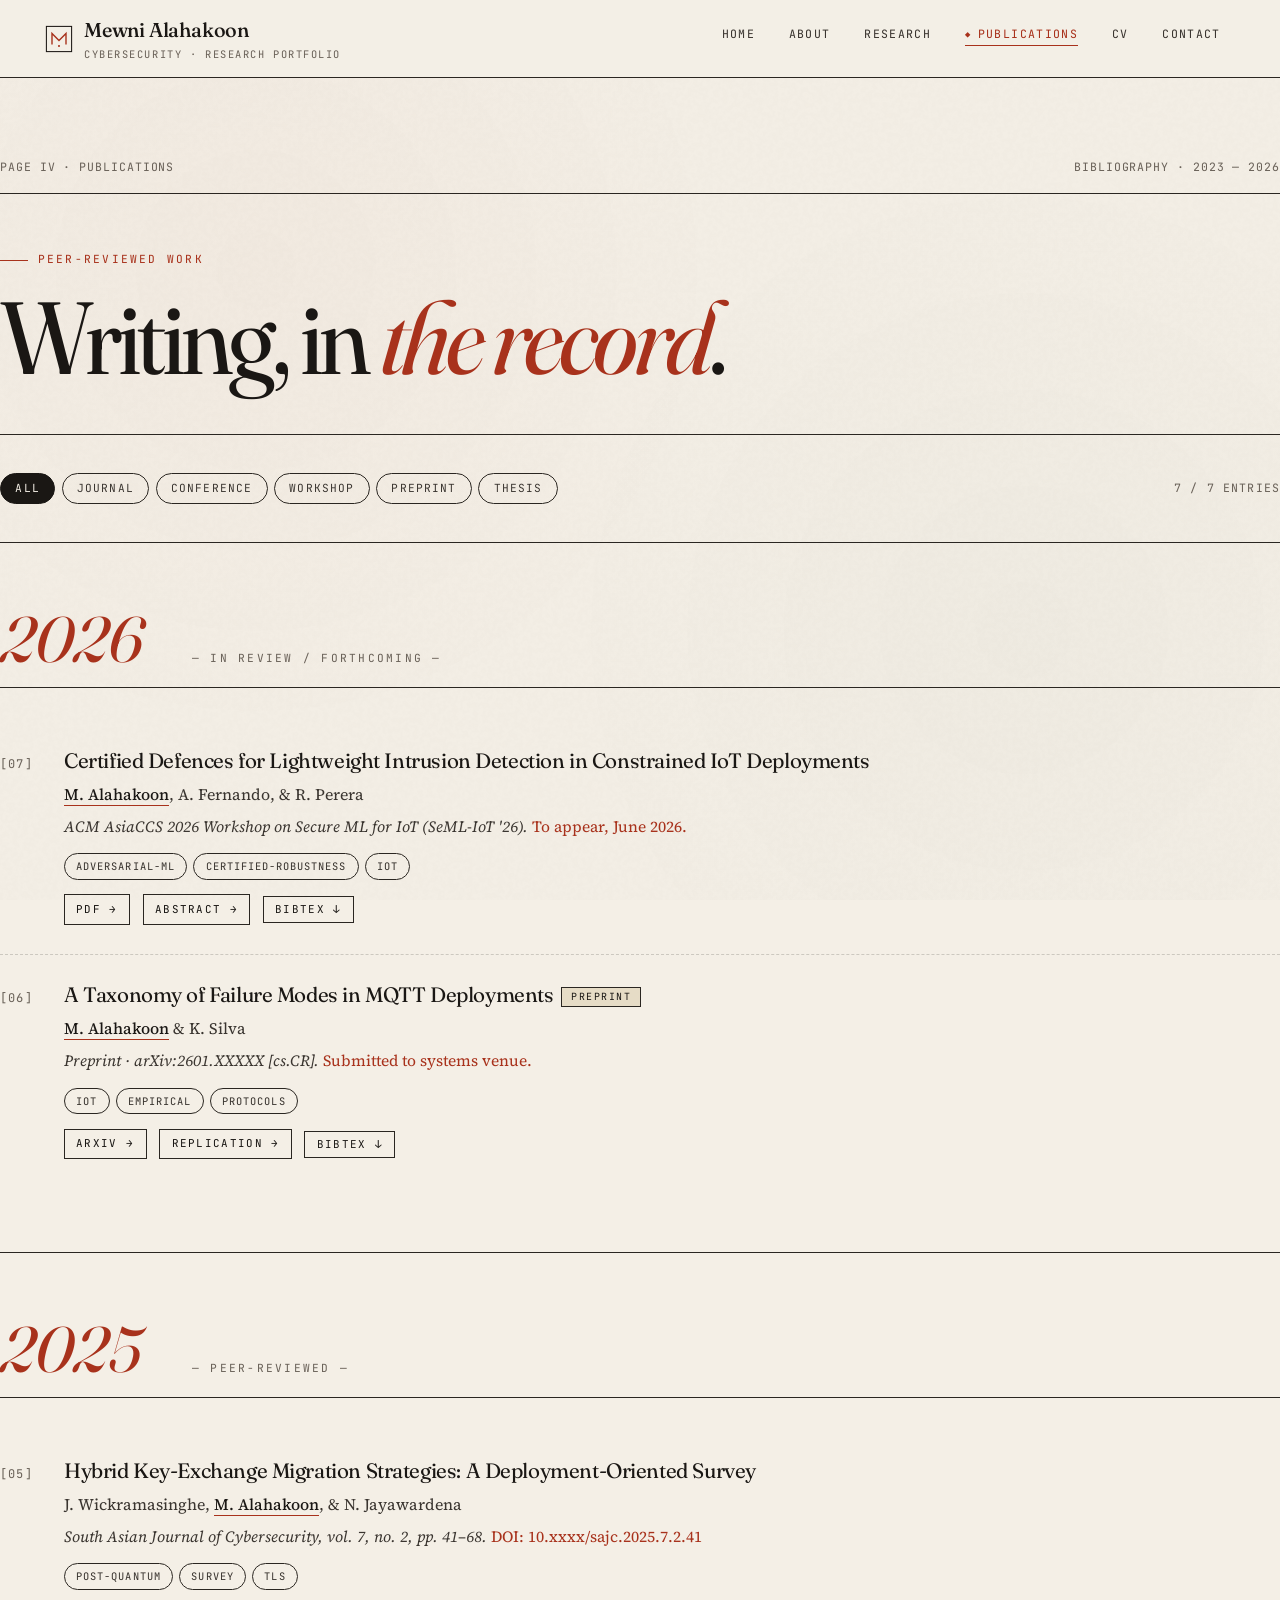
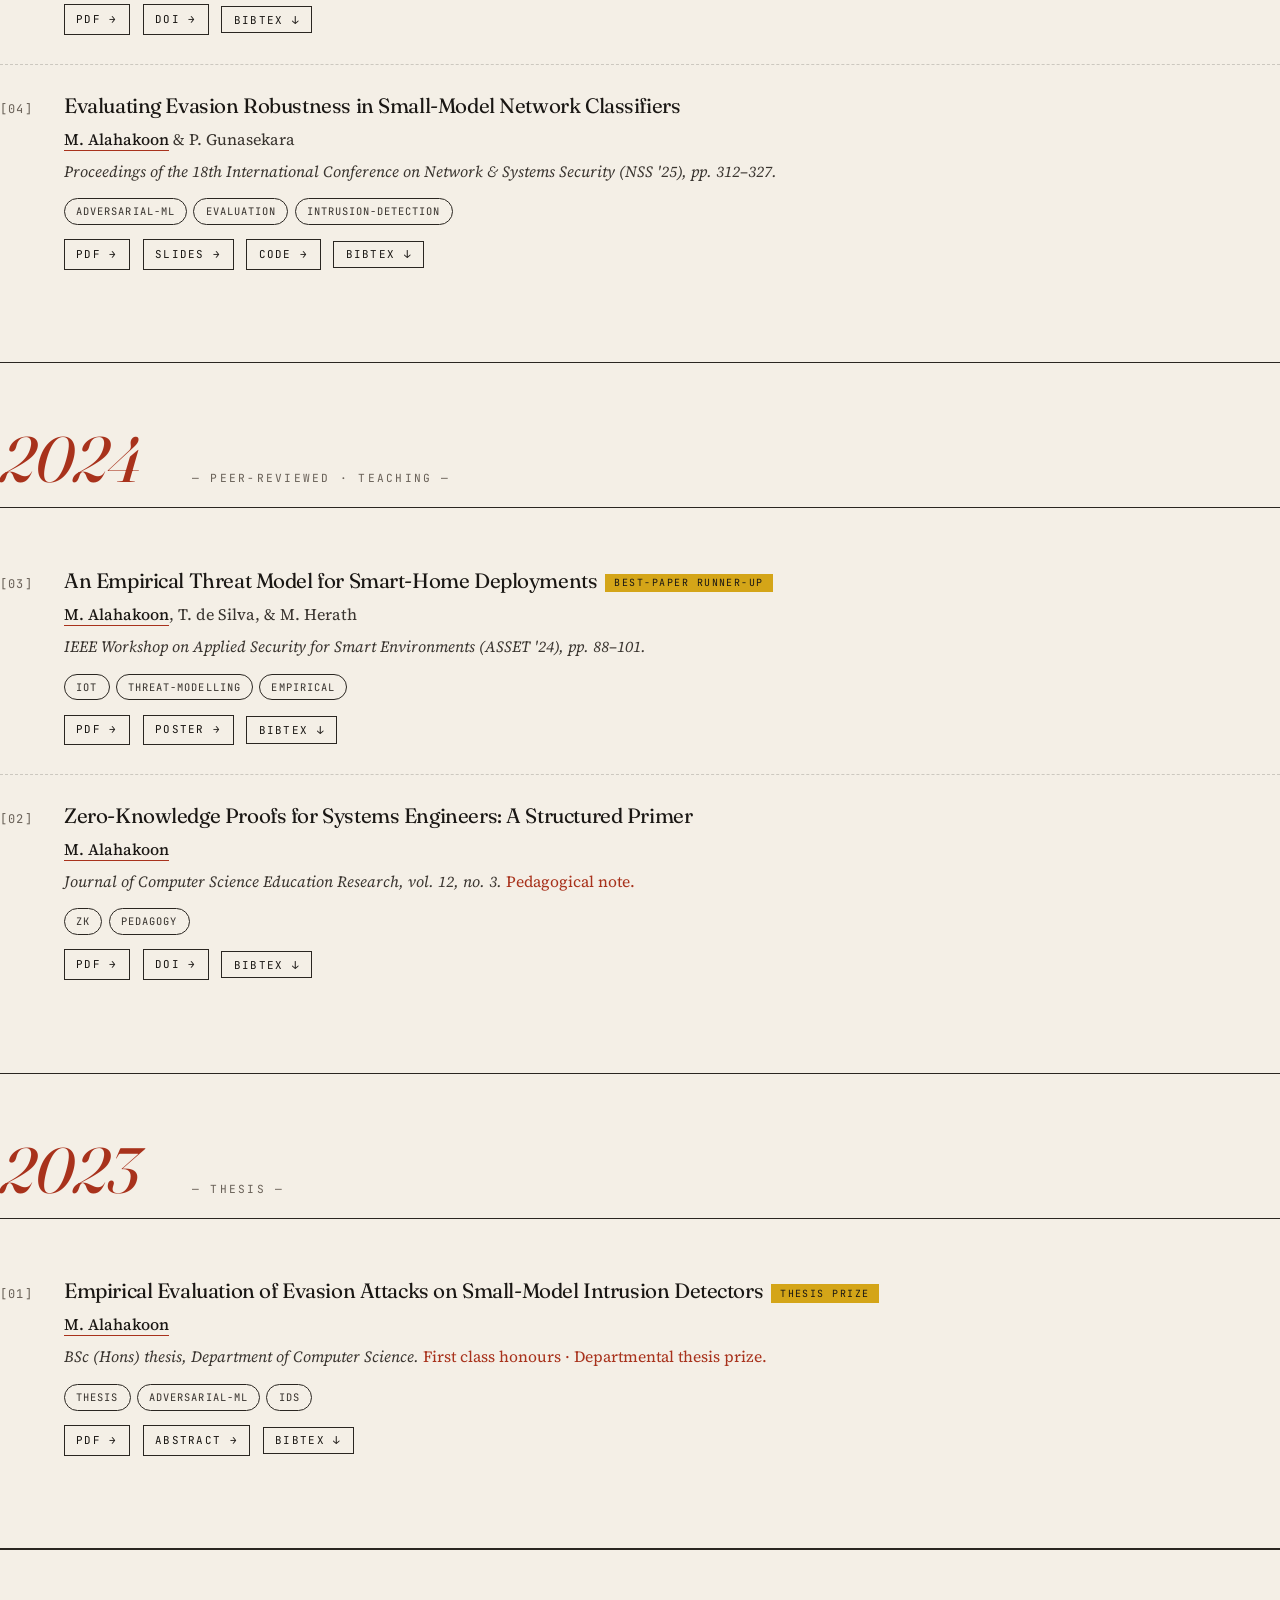
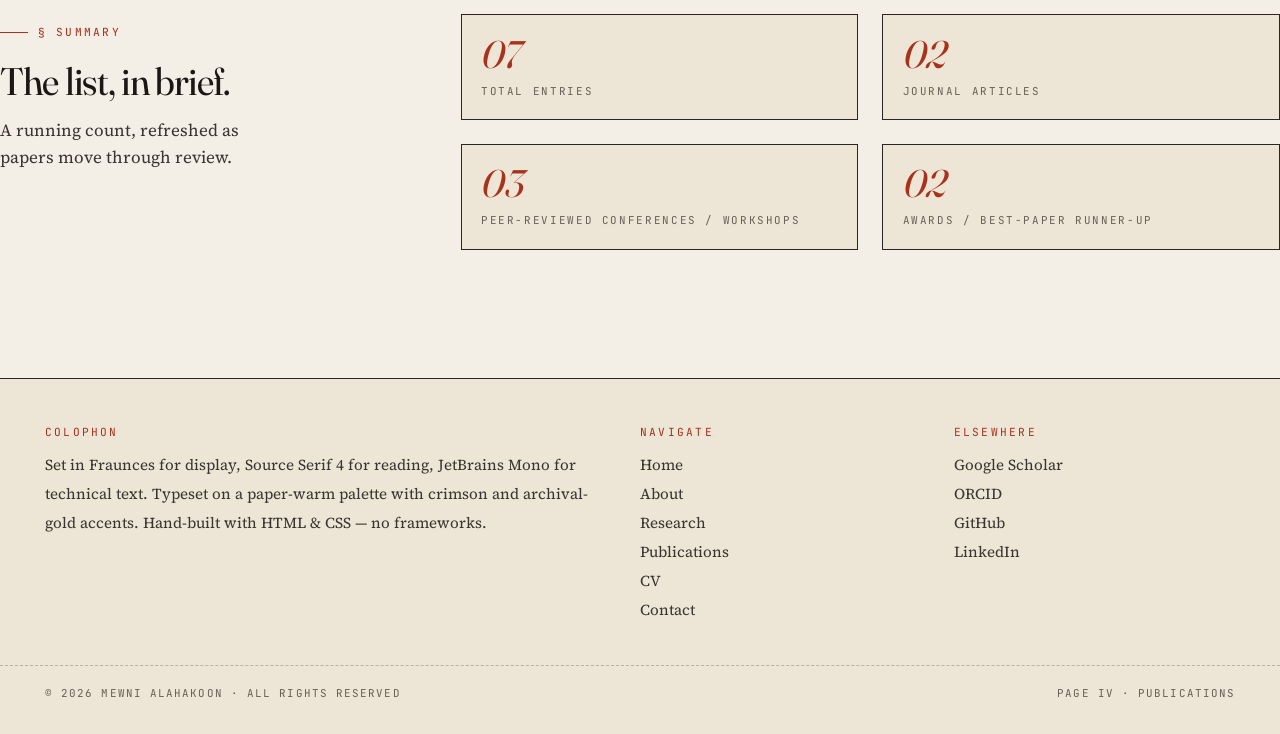
<file: publications.html>
<!DOCTYPE html>
<html lang="en">
<head>
<meta charset="UTF-8">
<meta name="viewport" content="width=device-width, initial-scale=1.0">
<title>Publications — Mewni Alahakoon</title>
<link rel="stylesheet" href="styles.css">
<style>
.page-head {
  padding: clamp(3rem, 7vw, 5rem) 0 clamp(2rem, 4vw, 3rem);
  border-bottom: 1px solid var(--rule);
}
.page-head h1 {
  font-size: clamp(3rem, 8vw, 6.5rem);
  line-height: 0.95;
  letter-spacing: -0.04em;
  font-variation-settings: "opsz" 144, "SOFT" 30, "WONK" 1;
}
.page-head h1 em { color: var(--crimson); font-family: var(--ff-display); font-variation-settings: "opsz" 144, "WONK" 1;}
.page-head-meta {
  display: flex;
  justify-content: space-between;
  align-items: center;
  margin-bottom: clamp(1.5rem, 4vw, 3rem);
  padding-bottom: 1rem;
  border-bottom: 1px solid var(--rule);
}
.page-head-meta .mono { color: var(--ink-mute); font-size: 0.72rem; }

/* Filter bar */
.filter-bar {
  padding: clamp(1.5rem, 3vw, 2.5rem) 0;
  border-bottom: 1px solid var(--rule);
  display: flex;
  justify-content: space-between;
  align-items: center;
  gap: 1.5rem;
  flex-wrap: wrap;
}
.filter-group {
  display: flex;
  gap: 0.4rem;
  flex-wrap: wrap;
}
.filter-chip {
  font-family: var(--ff-mono);
  font-size: 0.7rem;
  letter-spacing: 0.1em;
  text-transform: uppercase;
  padding: 0.45rem 0.9rem;
  background: transparent;
  border: 1px solid var(--rule);
  color: var(--ink-soft);
  cursor: pointer;
  transition: all 0.2s ease;
  border-radius: 999px;
}
.filter-chip:hover { color: var(--crimson); border-color: var(--crimson); }
.filter-chip.active {
  background: var(--ink);
  color: var(--paper);
  border-color: var(--ink);
}

.pub-count {
  font-family: var(--ff-mono);
  font-size: 0.72rem;
  letter-spacing: 0.1em;
  color: var(--ink-mute);
  text-transform: uppercase;
}

/* Year groups */
.year-group {
  padding: clamp(2.5rem, 5vw, 4rem) 0;
  border-bottom: 1px solid var(--rule);
}
.year-group:last-of-type { border-bottom: 0; }
.year-head {
  display: grid;
  grid-template-columns: 160px 1fr;
  gap: 2rem;
  align-items: baseline;
  margin-bottom: 2rem;
  padding-bottom: 1rem;
  border-bottom: 1px solid var(--rule);
}
@media (max-width: 700px) {
  .year-head { grid-template-columns: 1fr; gap: 0.3rem; }
}
.year-big {
  font-family: var(--ff-display);
  font-style: italic;
  font-size: clamp(2.5rem, 5vw, 4rem);
  color: var(--crimson);
  line-height: 1;
  font-variation-settings: "opsz" 144, "WONK" 1;
}
.year-label {
  font-family: var(--ff-mono);
  font-size: 0.7rem;
  letter-spacing: 0.2em;
  color: var(--ink-mute);
  text-transform: uppercase;
}

/* Single publication entry */
.pub {
  display: grid;
  grid-template-columns: 40px 1fr;
  gap: 1.5rem;
  padding: 1.8rem 0;
  border-bottom: 1px dashed rgba(26,23,20,0.18);
  transition: background 0.25s ease;
}
.pub:last-child { border-bottom: 0; }
.pub:hover { background: var(--paper-warm); padding-left: 1rem; margin-left: -1rem; padding-right: 1rem; margin-right: -1rem; }

.pub-num {
  font-family: var(--ff-mono);
  font-size: 0.75rem;
  letter-spacing: 0.1em;
  color: var(--ink-mute);
  padding-top: 6px;
}

.pub-title {
  font-family: var(--ff-display);
  font-size: 1.3rem;
  line-height: 1.2;
  font-variation-settings: "opsz" 30, "WONK" 1;
  margin-bottom: 0.5rem;
  color: var(--ink);
}
.pub-authors {
  font-family: var(--ff-serif);
  font-size: 1rem;
  color: var(--ink-soft);
  margin-bottom: 0.4rem;
}
.pub-authors .me {
  color: var(--ink);
  font-weight: 500;
  border-bottom: 1px solid var(--crimson);
}
.pub-venue {
  font-family: var(--ff-serif);
  font-style: italic;
  color: var(--ink-soft);
  font-size: 0.98rem;
  margin-bottom: 0.9rem;
}
.pub-venue .vol { font-style: normal; color: var(--crimson); }

.pub-tags {
  display: flex;
  gap: 0.4rem;
  flex-wrap: wrap;
  margin-bottom: 0.9rem;
}

.pub-actions {
  display: flex;
  gap: 0.8rem;
  flex-wrap: wrap;
  align-items: center;
}
.pub-link {
  font-family: var(--ff-mono);
  font-size: 0.68rem;
  letter-spacing: 0.12em;
  text-transform: uppercase;
  color: var(--ink);
  text-decoration: none;
  padding: 0.35rem 0.7rem;
  border: 1px solid var(--rule);
  transition: all 0.2s ease;
  cursor: pointer;
  background: transparent;
}
.pub-link:hover { color: var(--paper); background: var(--crimson); border-color: var(--crimson); }

.pub-badge {
  display: inline-block;
  font-family: var(--ff-mono);
  font-size: 0.62rem;
  letter-spacing: 0.15em;
  text-transform: uppercase;
  padding: 0.2rem 0.55rem;
  margin-left: 0.5rem;
  vertical-align: middle;
}
.badge-award {
  background: var(--marker);
  color: var(--ink);
}
.badge-preprint {
  background: var(--paper-deep);
  color: var(--ink);
  border: 1px solid var(--rule);
}

.bib-expand {
  display: none;
  margin-top: 0.9rem;
  background: var(--ink);
  color: var(--paper);
  padding: 1.2rem;
  font-family: var(--ff-mono);
  font-size: 0.78rem;
  line-height: 1.6;
  white-space: pre;
  overflow-x: auto;
  border-radius: 2px;
  position: relative;
}
.bib-expand.open { display: block; }
.bib-expand::before {
  content: 'BIBTEX';
  position: absolute;
  top: 0.5rem;
  right: 0.8rem;
  font-size: 0.6rem;
  letter-spacing: 0.2em;
  color: var(--marker);
}

/* Summary box at bottom */
.summary-box {
  padding: clamp(2.5rem, 5vw, 4rem) 0;
  border-top: 1px solid var(--rule);
  display: grid;
  grid-template-columns: 1fr 2fr;
  gap: clamp(2rem, 4vw, 4rem);
  align-items: start;
}
@media (max-width: 820px) { .summary-box { grid-template-columns: 1fr; } }
.summary-box h2 {
  font-size: clamp(1.8rem, 3vw, 2.5rem);
  font-variation-settings: "opsz" 80, "WONK" 1;
}
.summary-list {
  display: grid;
  grid-template-columns: repeat(2, 1fr);
  gap: 1.5rem;
}
.summary-list .item {
  padding: 1.2rem;
  border: 1px solid var(--rule);
  background: var(--paper-warm);
}
.summary-list .item .n {
  font-family: var(--ff-display);
  font-size: 2.4rem;
  font-style: italic;
  color: var(--crimson);
  line-height: 1;
  font-variation-settings: "opsz" 144, "WONK" 1;
}
.summary-list .item .l {
  font-family: var(--ff-mono);
  font-size: 0.68rem;
  letter-spacing: 0.15em;
  text-transform: uppercase;
  color: var(--ink-mute);
  margin-top: 0.6rem;
}
</style>
<script>
/* Seamless page-transition primer — must run before <body>
<div class="page-curtain-stage" aria-hidden="true">
  <div class="pc-label">
    <span class="pc-rule"></span>
    <span class="pc-section"></span>
    <h2 class="pc-name"></h2>
    <span class="pc-meta"></span>
  </div>
</div>
 paints.
   If the URL hash starts with #__pc= we're arriving from another page:
   flag the document root so the curtain overlay is opaque immediately. */
(function () {
  try {
    var m = window.location.hash.match(/^#__pc=([a-z0-9._-]+)/i);
    if (m) {
      document.documentElement.classList.add('pc-incoming');
      window.__pcIncomingKey = m[1];
    }
  } catch (_) {}
})();
</script>
</head>
<body>

<header class="masthead">
  <div class="masthead-inner">
    <a href="index.html" class="brand">
      <svg class="brand-mark" viewBox="0 0 40 40" fill="none">
        <rect x="2" y="2" width="36" height="36" stroke="#1a1714" stroke-width="1.5"/>
        <path d="M10 28 L10 12 L20 22 L30 12 L30 28" stroke="#a8321c" stroke-width="2" fill="none" stroke-linejoin="miter"/>
        <circle cx="20" cy="30" r="1.5" fill="#a8321c"/>
      </svg>
      <div>
        <div class="brand-name">Mewni Alahakoon</div>
        <div class="brand-sub">Cybersecurity · Research Portfolio</div>
      </div>
    </a>
    <button class="nav-toggle" aria-label="Menu" onclick="document.getElementById('navList').classList.toggle('open')">Menu</button>
    <nav>
      <ul class="nav-list" id="navList">
        <li><a href="index.html">Home</a></li>
        <li><a href="about.html">About</a></li>
        <li><a href="research.html">Research</a></li>
        <li><a href="publications.html" class="active">Publications</a></li>
        <li><a href="cv.html">CV</a></li>
        <li><a href="contact.html">Contact</a></li>
      </ul>
    </nav>
  </div>
</header>

<main>

  <section class="wrap page-head">
    <div class="page-head-meta reveal reveal-1">
      <span class="mono">PAGE IV · PUBLICATIONS</span>
      <span class="mono">BIBLIOGRAPHY · 2023 — 2026</span>
    </div>
    <div class="eyebrow reveal reveal-1">Peer-reviewed work</div>
    <h1 class="reveal reveal-2">Writing, in <em>the record</em>.</h1>
  </section>

  <!-- FILTER BAR -->
  <section class="wrap filter-bar">
    <div class="filter-group" id="filterGroup">
      <button class="filter-chip active" data-filter="all">All</button>
      <button class="filter-chip" data-filter="journal">Journal</button>
      <button class="filter-chip" data-filter="conference">Conference</button>
      <button class="filter-chip" data-filter="workshop">Workshop</button>
      <button class="filter-chip" data-filter="preprint">Preprint</button>
      <button class="filter-chip" data-filter="thesis">Thesis</button>
    </div>
    <div class="pub-count"><span id="visibleCount">7</span> / 7 entries</div>
  </section>

  <!-- YEAR 2026 -->
  <section class="wrap year-group">
    <div class="year-head">
      <div class="year-big">2026</div>
      <div class="year-label">— In review / Forthcoming —</div>
    </div>

    <article class="pub" data-type="workshop">
      <div class="pub-num">[07]</div>
      <div>
        <h3 class="pub-title">Certified Defences for Lightweight Intrusion Detection in Constrained IoT Deployments</h3>
        <div class="pub-authors"><span class="me">M. Alahakoon</span>, A. Fernando, &amp; R. Perera</div>
        <div class="pub-venue">ACM AsiaCCS 2026 Workshop on Secure ML for IoT (SeML-IoT '26). <span class="vol">To appear, June 2026.</span></div>
        <div class="pub-tags">
          <span class="chip">adversarial-ML</span>
          <span class="chip">certified-robustness</span>
          <span class="chip">IoT</span>
        </div>
        <div class="pub-actions">
          <a class="pub-link" href="#">PDF →</a>
          <a class="pub-link" href="#">Abstract →</a>
          <button class="pub-link" onclick="this.nextElementSibling.classList.toggle('open')">BibTeX ↓</button>
          <div class="bib-expand">@inproceedings{alahakoon2026certified,
  author    = {Alahakoon, Mewni and Fernando, A. and Perera, R.},
  title     = {Certified Defences for Lightweight Intrusion
              Detection in Constrained IoT Deployments},
  booktitle = {Proc. ACM AsiaCCS Workshop on Secure ML for IoT},
  year      = {2026},
  note      = {To appear}
}</div>
        </div>
      </div>
    </article>

    <article class="pub" data-type="preprint">
      <div class="pub-num">[06]</div>
      <div>
        <h3 class="pub-title">A Taxonomy of Failure Modes in MQTT Deployments<span class="pub-badge badge-preprint">Preprint</span></h3>
        <div class="pub-authors"><span class="me">M. Alahakoon</span> &amp; K. Silva</div>
        <div class="pub-venue">Preprint · arXiv:2601.XXXXX [cs.CR]. <span class="vol">Submitted to systems venue.</span></div>
        <div class="pub-tags">
          <span class="chip">IoT</span>
          <span class="chip">empirical</span>
          <span class="chip">protocols</span>
        </div>
        <div class="pub-actions">
          <a class="pub-link" href="#">arXiv →</a>
          <a class="pub-link" href="#">Replication →</a>
          <button class="pub-link" onclick="this.nextElementSibling.classList.toggle('open')">BibTeX ↓</button>
          <div class="bib-expand">@misc{alahakoon2026mqtt,
  author = {Alahakoon, Mewni and Silva, K.},
  title  = {A Taxonomy of Failure Modes in MQTT Deployments},
  year   = {2026},
  eprint = {2601.XXXXX},
  archivePrefix = {arXiv}
}</div>
        </div>
      </div>
    </article>
  </section>

  <!-- YEAR 2025 -->
  <section class="wrap year-group">
    <div class="year-head">
      <div class="year-big">2025</div>
      <div class="year-label">— Peer-reviewed —</div>
    </div>

    <article class="pub" data-type="journal">
      <div class="pub-num">[05]</div>
      <div>
        <h3 class="pub-title">Hybrid Key-Exchange Migration Strategies: A Deployment-Oriented Survey</h3>
        <div class="pub-authors">J. Wickramasinghe, <span class="me">M. Alahakoon</span>, &amp; N. Jayawardena</div>
        <div class="pub-venue">South Asian Journal of Cybersecurity, vol. 7, no. 2, pp. 41–68. <span class="vol">DOI: 10.xxxx/sajc.2025.7.2.41</span></div>
        <div class="pub-tags">
          <span class="chip">post-quantum</span>
          <span class="chip">survey</span>
          <span class="chip">TLS</span>
        </div>
        <div class="pub-actions">
          <a class="pub-link" href="#">PDF →</a>
          <a class="pub-link" href="#">DOI →</a>
          <button class="pub-link" onclick="this.nextElementSibling.classList.toggle('open')">BibTeX ↓</button>
          <div class="bib-expand">@article{wickramasinghe2025hybrid,
  author  = {Wickramasinghe, J. and Alahakoon, Mewni and Jayawardena, N.},
  title   = {Hybrid Key-Exchange Migration Strategies: A Deployment-Oriented Survey},
  journal = {South Asian Journal of Cybersecurity},
  volume  = {7}, number = {2}, pages = {41--68}, year = {2025}
}</div>
        </div>
      </div>
    </article>

    <article class="pub" data-type="conference">
      <div class="pub-num">[04]</div>
      <div>
        <h3 class="pub-title">Evaluating Evasion Robustness in Small-Model Network Classifiers</h3>
        <div class="pub-authors"><span class="me">M. Alahakoon</span> &amp; P. Gunasekara</div>
        <div class="pub-venue">Proceedings of the 18th International Conference on Network &amp; Systems Security (NSS '25), pp. 312–327.</div>
        <div class="pub-tags">
          <span class="chip">adversarial-ML</span>
          <span class="chip">evaluation</span>
          <span class="chip">intrusion-detection</span>
        </div>
        <div class="pub-actions">
          <a class="pub-link" href="#">PDF →</a>
          <a class="pub-link" href="#">Slides →</a>
          <a class="pub-link" href="#">Code →</a>
          <button class="pub-link" onclick="this.nextElementSibling.classList.toggle('open')">BibTeX ↓</button>
          <div class="bib-expand">@inproceedings{alahakoon2025evaluating,
  author    = {Alahakoon, Mewni and Gunasekara, P.},
  title     = {Evaluating Evasion Robustness in Small-Model Network Classifiers},
  booktitle = {Proc. 18th Int'l Conf. on Network and Systems Security (NSS)},
  pages     = {312--327}, year = {2025}
}</div>
        </div>
      </div>
    </article>
  </section>

  <!-- YEAR 2024 -->
  <section class="wrap year-group">
    <div class="year-head">
      <div class="year-big">2024</div>
      <div class="year-label">— Peer-reviewed · Teaching —</div>
    </div>

    <article class="pub" data-type="workshop">
      <div class="pub-num">[03]</div>
      <div>
        <h3 class="pub-title">An Empirical Threat Model for Smart-Home Deployments<span class="pub-badge badge-award">Best-paper runner-up</span></h3>
        <div class="pub-authors"><span class="me">M. Alahakoon</span>, T. de Silva, &amp; M. Herath</div>
        <div class="pub-venue">IEEE Workshop on Applied Security for Smart Environments (ASSET '24), pp. 88–101.</div>
        <div class="pub-tags">
          <span class="chip">IoT</span>
          <span class="chip">threat-modelling</span>
          <span class="chip">empirical</span>
        </div>
        <div class="pub-actions">
          <a class="pub-link" href="#">PDF →</a>
          <a class="pub-link" href="#">Poster →</a>
          <button class="pub-link" onclick="this.nextElementSibling.classList.toggle('open')">BibTeX ↓</button>
          <div class="bib-expand">@inproceedings{alahakoon2024asset,
  author = {Alahakoon, Mewni and de Silva, T. and Herath, M.},
  title  = {An Empirical Threat Model for Smart-Home Deployments},
  booktitle = {IEEE Workshop on Applied Security for Smart Environments (ASSET)},
  pages  = {88--101}, year = {2024}
}</div>
        </div>
      </div>
    </article>

    <article class="pub" data-type="journal">
      <div class="pub-num">[02]</div>
      <div>
        <h3 class="pub-title">Zero-Knowledge Proofs for Systems Engineers: A Structured Primer</h3>
        <div class="pub-authors"><span class="me">M. Alahakoon</span></div>
        <div class="pub-venue">Journal of Computer Science Education Research, vol. 12, no. 3. <span class="vol">Pedagogical note.</span></div>
        <div class="pub-tags">
          <span class="chip">ZK</span>
          <span class="chip">pedagogy</span>
        </div>
        <div class="pub-actions">
          <a class="pub-link" href="#">PDF →</a>
          <a class="pub-link" href="#">DOI →</a>
          <button class="pub-link" onclick="this.nextElementSibling.classList.toggle('open')">BibTeX ↓</button>
          <div class="bib-expand">@article{alahakoon2024zk,
  author = {Alahakoon, Mewni},
  title  = {Zero-Knowledge Proofs for Systems Engineers: A Structured Primer},
  journal = {J. Comp. Sci. Education Research}, volume = {12}, number = {3}, year = {2024}
}</div>
        </div>
      </div>
    </article>
  </section>

  <!-- YEAR 2023 -->
  <section class="wrap year-group">
    <div class="year-head">
      <div class="year-big">2023</div>
      <div class="year-label">— Thesis —</div>
    </div>

    <article class="pub" data-type="thesis">
      <div class="pub-num">[01]</div>
      <div>
        <h3 class="pub-title">Empirical Evaluation of Evasion Attacks on Small-Model Intrusion Detectors<span class="pub-badge badge-award">Thesis prize</span></h3>
        <div class="pub-authors"><span class="me">M. Alahakoon</span></div>
        <div class="pub-venue">BSc (Hons) thesis, Department of Computer Science. <span class="vol">First class honours · Departmental thesis prize.</span></div>
        <div class="pub-tags">
          <span class="chip">thesis</span>
          <span class="chip">adversarial-ML</span>
          <span class="chip">IDS</span>
        </div>
        <div class="pub-actions">
          <a class="pub-link" href="#">PDF →</a>
          <a class="pub-link" href="#">Abstract →</a>
          <button class="pub-link" onclick="this.nextElementSibling.classList.toggle('open')">BibTeX ↓</button>
          <div class="bib-expand">@mastersthesis{alahakoon2023thesis,
  author = {Alahakoon, Mewni},
  title  = {Empirical Evaluation of Evasion Attacks on Small-Model Intrusion Detectors},
  school = {Department of Computer Science},
  year   = {2023}, type = {BSc (Hons) Thesis}
}</div>
        </div>
      </div>
    </article>
  </section>

  <!-- SUMMARY -->
  <section class="wrap summary-box">
    <div>
      <div class="eyebrow">§ Summary</div>
      <h2>The list, in brief.</h2>
      <p style="color: var(--ink-soft); margin-top: 1rem; max-width: 30ch;">
        A running count, refreshed as papers move through review.
      </p>
    </div>
    <div class="summary-list">
      <div class="item">
        <div class="n">07</div>
        <div class="l">Total entries</div>
      </div>
      <div class="item">
        <div class="n">02</div>
        <div class="l">Journal articles</div>
      </div>
      <div class="item">
        <div class="n">03</div>
        <div class="l">Peer-reviewed conferences / workshops</div>
      </div>
      <div class="item">
        <div class="n">02</div>
        <div class="l">Awards / Best-paper runner-up</div>
      </div>
    </div>
  </section>

</main>

<footer class="colophon">
  <div class="wrap">
    <div>
      <h4>Colophon</h4>
      <p>Set in Fraunces for display, Source Serif 4 for reading, JetBrains Mono for technical text. Typeset on a paper-warm palette with crimson and archival-gold accents. Hand-built with HTML &amp; CSS &mdash; no frameworks.</p>
    </div>
    <div>
      <h4>Navigate</h4>
      <a href="index.html">Home</a><a href="about.html">About</a><a href="research.html">Research</a><a href="publications.html">Publications</a><a href="cv.html">CV</a><a href="contact.html">Contact</a>
    </div>
    <div>
      <h4>Elsewhere</h4>
      <a href="#">Google Scholar</a><a href="#">ORCID</a><a href="#">GitHub</a><a href="#">LinkedIn</a>
    </div>
  </div>
  <div class="meta">
    <span>© 2026 Mewni Alahakoon · All rights reserved</span>
    <span>Page IV · Publications</span>
  </div>
</footer>

<script>
  // Filter functionality
  const chips = document.querySelectorAll('.filter-chip');
  const pubs = document.querySelectorAll('.pub');
  const countEl = document.getElementById('visibleCount');
  const total = pubs.length;

  chips.forEach(chip => {
    chip.addEventListener('click', () => {
      chips.forEach(c => c.classList.remove('active'));
      chip.classList.add('active');
      const filter = chip.dataset.filter;
      let visible = 0;
      pubs.forEach(p => {
        const show = filter === 'all' || p.dataset.type === filter;
        p.style.display = show ? '' : 'none';
        if (show) visible++;
      });
      countEl.textContent = visible;

      // Hide year-groups that have no visible pubs
      document.querySelectorAll('.year-group').forEach(yg => {
        const any = yg.querySelectorAll('.pub');
        let has = false;
        any.forEach(p => { if (p.style.display !== 'none') has = true; });
        yg.style.display = has ? '' : 'none';
      });
    });
  });
</script>

<script src="transitions.js"></script>
</body>
</html>
</file>
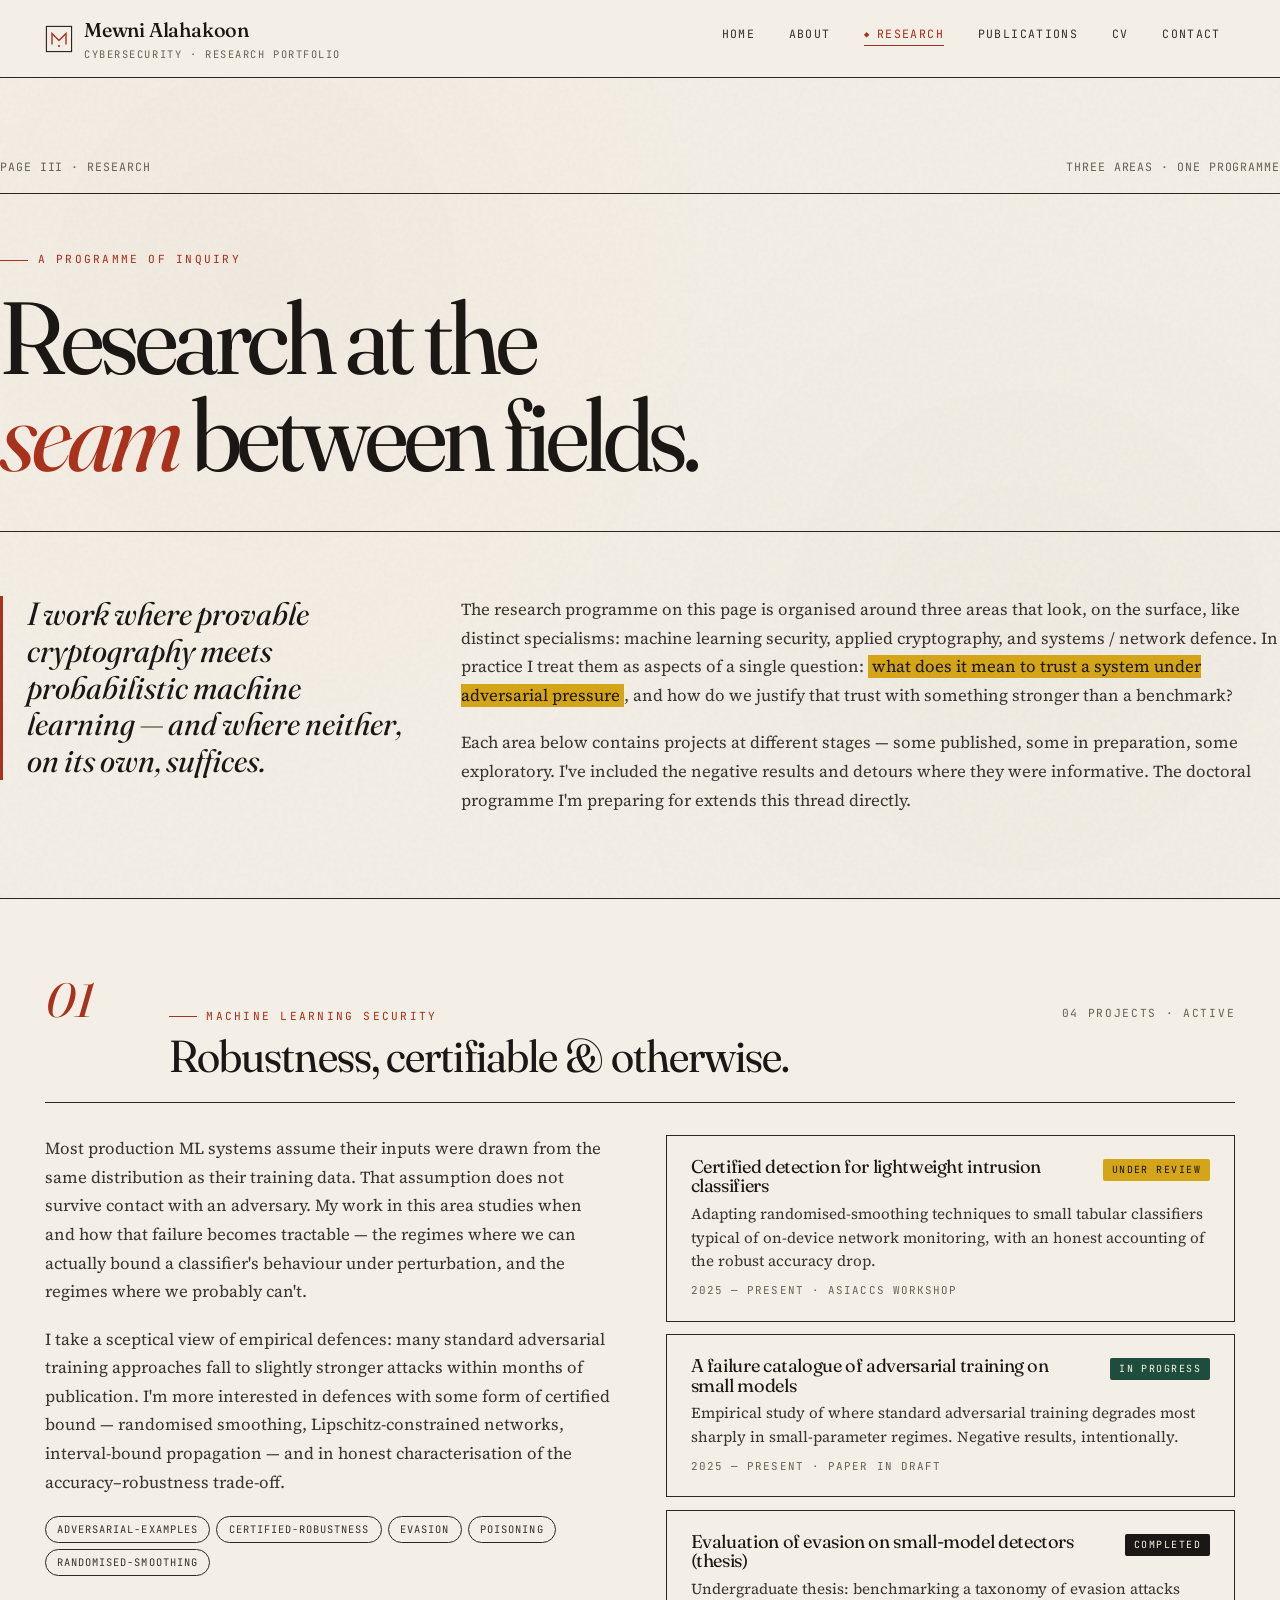
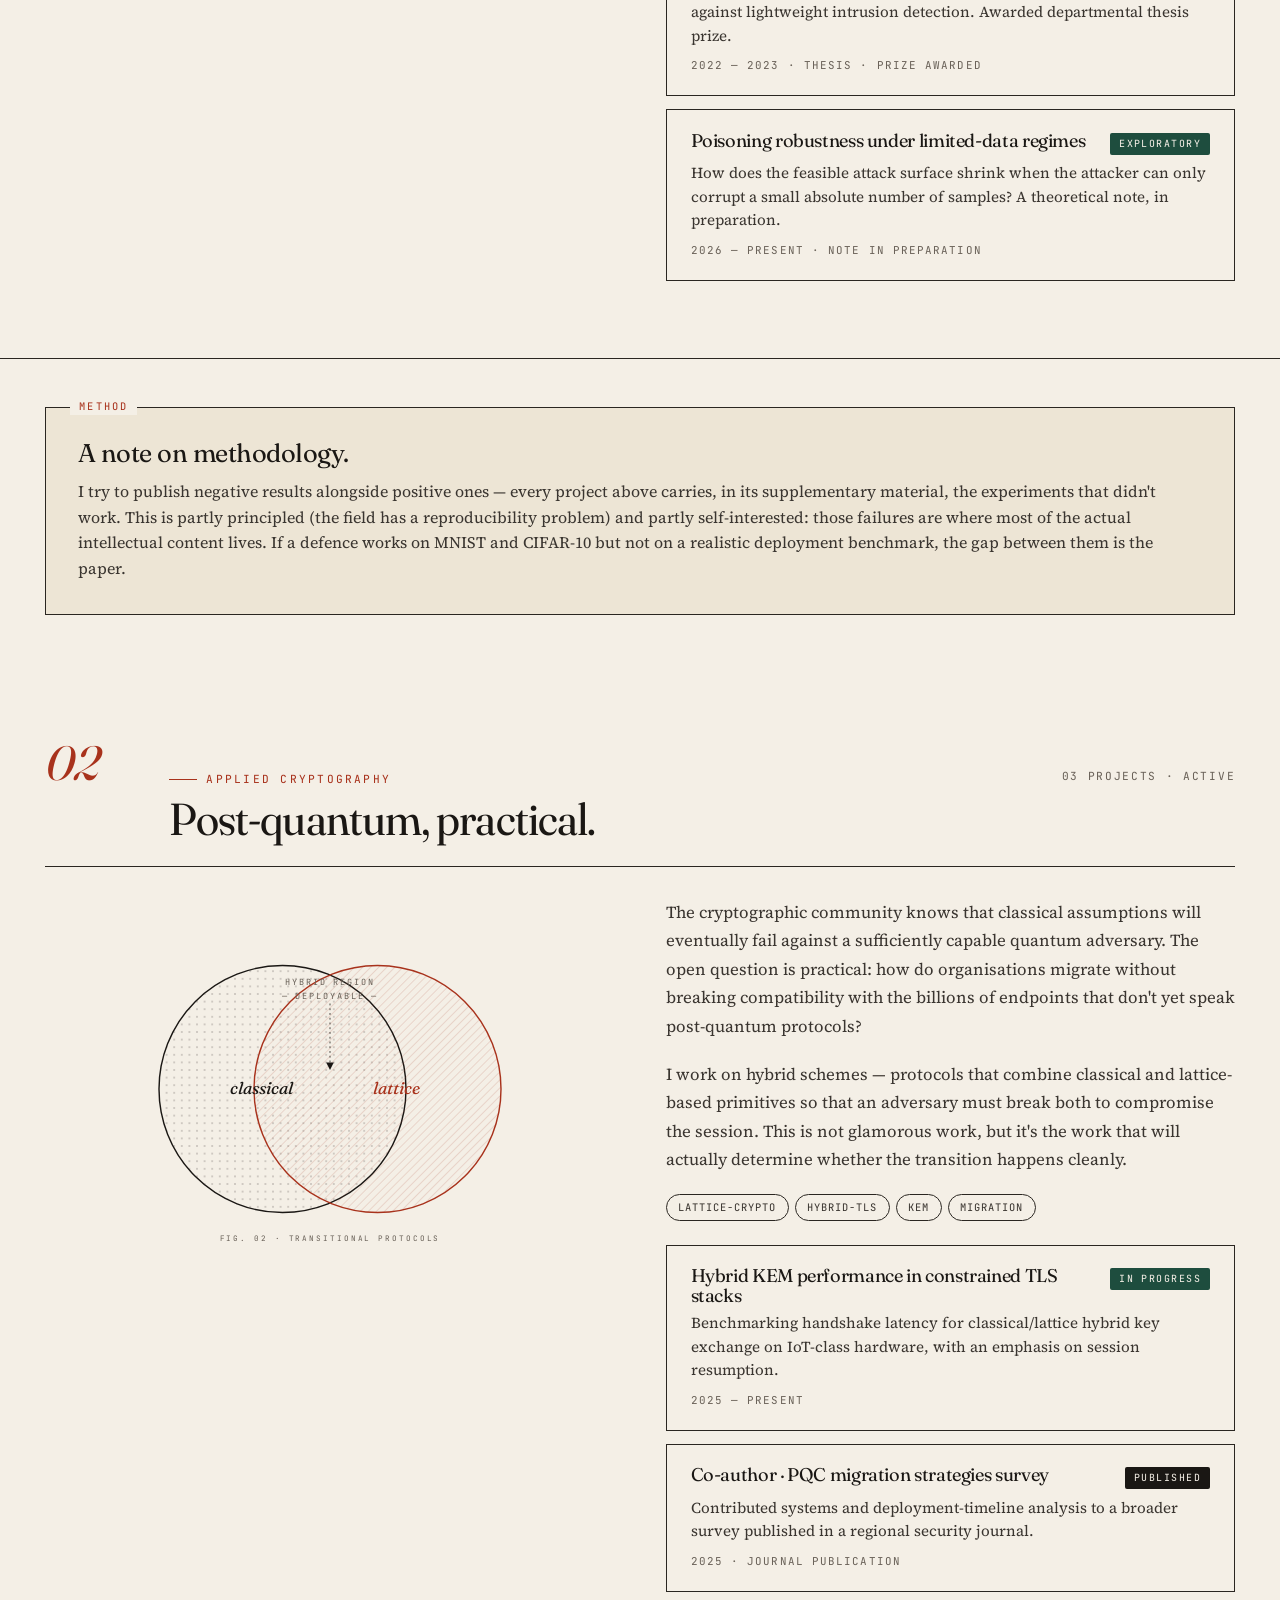
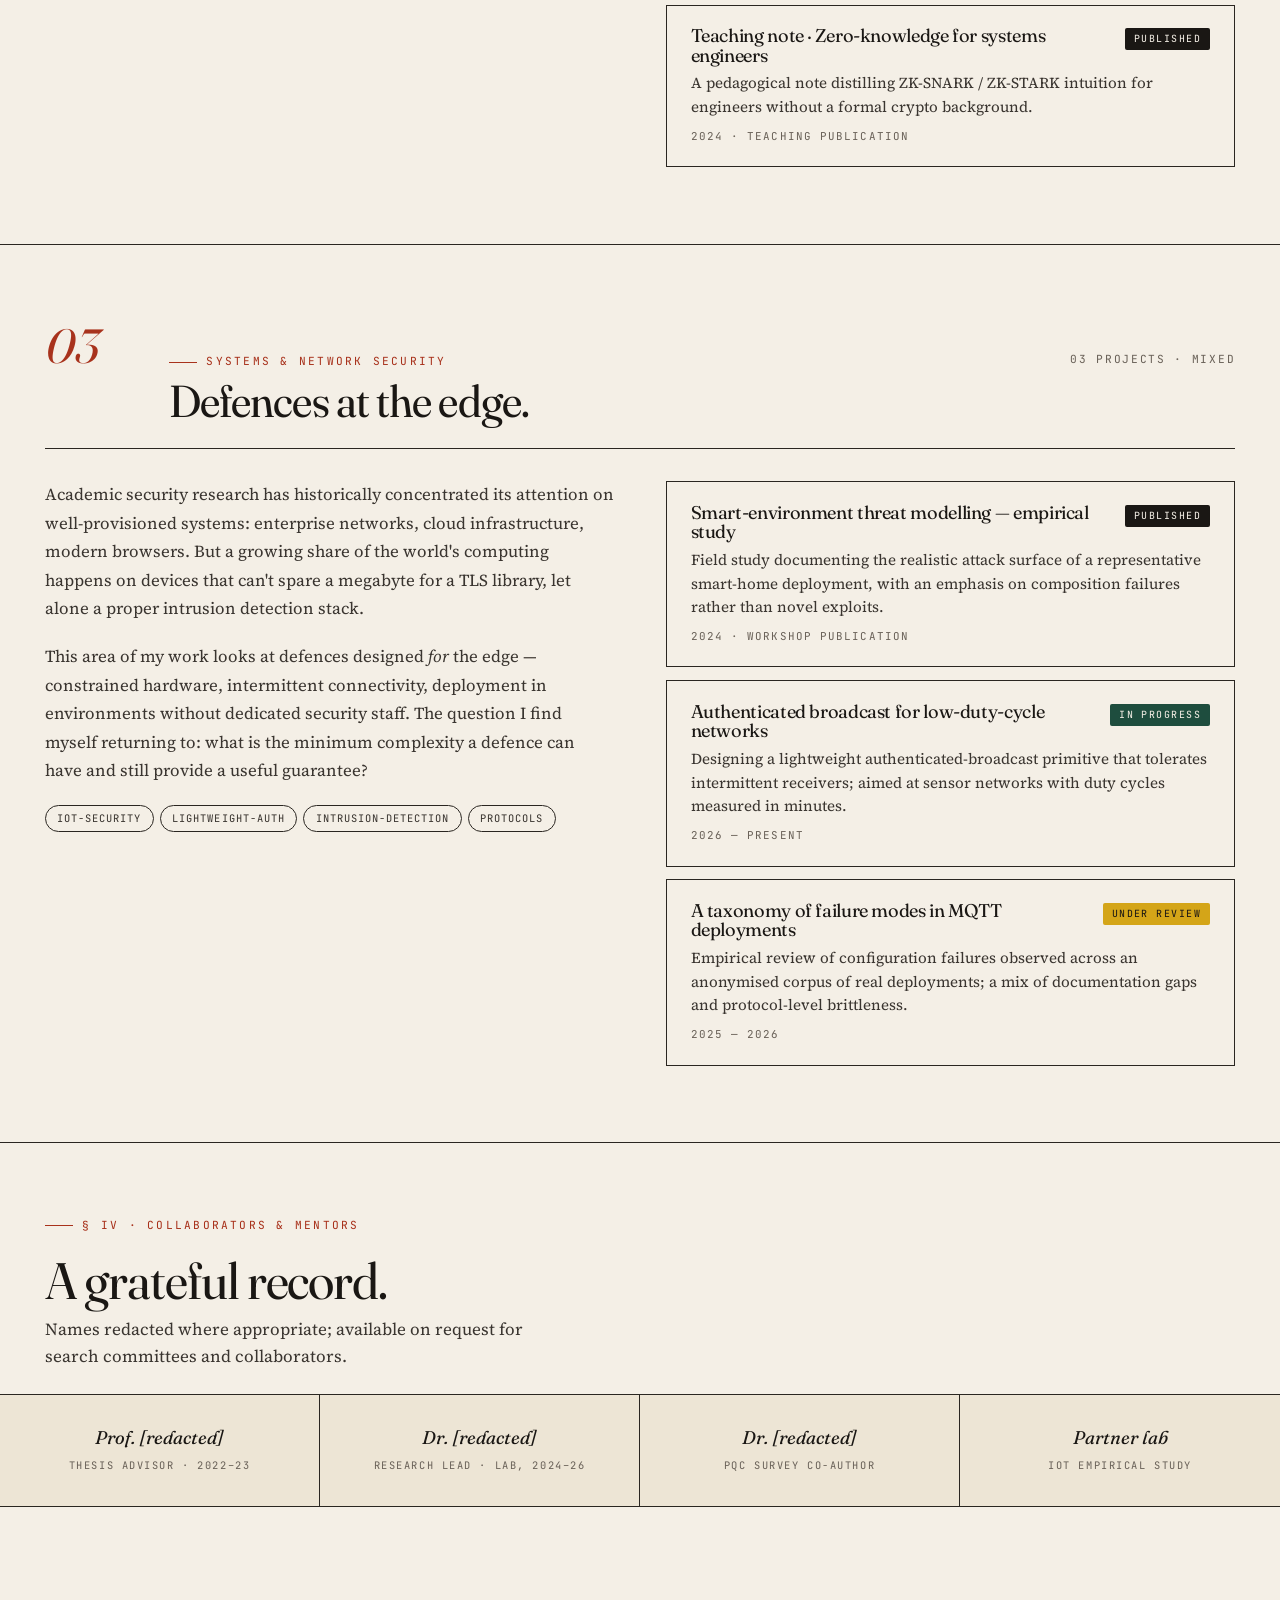
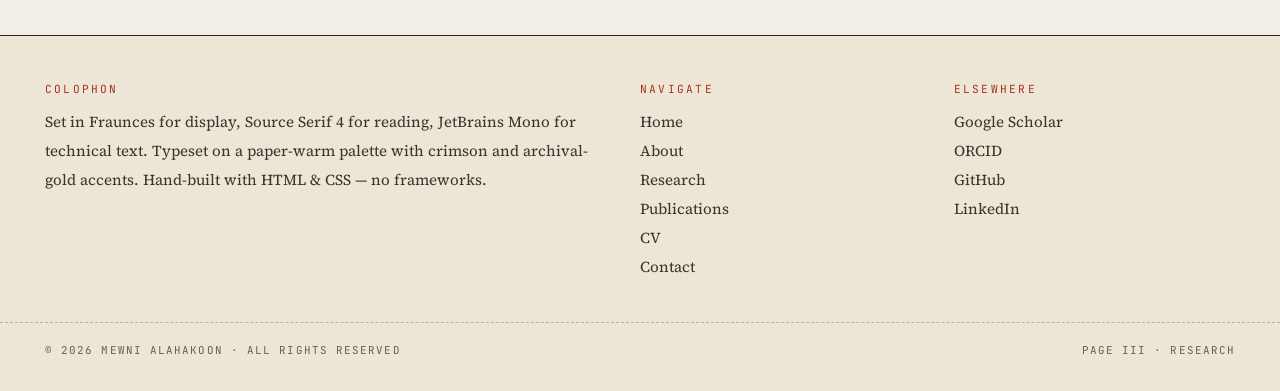
<file: research.html>
<!DOCTYPE html>
<html lang="en">
<head>
<meta charset="UTF-8">
<meta name="viewport" content="width=device-width, initial-scale=1.0">
<title>Research — Mewni Alahakoon</title>
<link rel="stylesheet" href="styles.css">
<style>
.page-head {
  padding: clamp(3rem, 7vw, 5rem) 0 clamp(2rem, 4vw, 3rem);
  border-bottom: 1px solid var(--rule);
}
.page-head h1 {
  font-size: clamp(3rem, 8vw, 6.5rem);
  line-height: 0.95;
  letter-spacing: -0.04em;
  font-variation-settings: "opsz" 144, "SOFT" 30, "WONK" 1;
}
.page-head h1 em { color: var(--crimson); font-family: var(--ff-display); font-variation-settings: "opsz" 144, "WONK" 1;}
.page-head-meta {
  display: flex;
  justify-content: space-between;
  align-items: center;
  margin-bottom: clamp(1.5rem, 4vw, 3rem);
  padding-bottom: 1rem;
  border-bottom: 1px solid var(--rule);
}
.page-head-meta .mono { color: var(--ink-mute); font-size: 0.72rem; }

.thesis-statement {
  padding: clamp(2rem, 5vw, 4rem) 0;
  border-bottom: 1px solid var(--rule);
}
.thesis-grid {
  display: grid;
  grid-template-columns: 1fr 2fr;
  gap: clamp(2rem, 4vw, 4rem);
  align-items: start;
}
@media (max-width: 820px) { .thesis-grid { grid-template-columns: 1fr; } }

.thesis-quote {
  font-family: var(--ff-display);
  font-style: italic;
  font-size: clamp(1.6rem, 2.5vw, 2.3rem);
  line-height: 1.15;
  color: var(--ink);
  font-variation-settings: "opsz" 80, "WONK" 1;
  border-left: 3px solid var(--crimson);
  padding-left: 1.5rem;
}

.thesis-body p {
  font-size: 1.05rem;
  line-height: 1.7;
  color: var(--ink-soft);
  margin-bottom: 1.2rem;
}
.thesis-body p .mark {
  background: var(--marker);
  padding: 0 0.25em;
  color: var(--ink);
}

/* Area sections */
.area {
  padding: clamp(3rem, 6vw, 5rem) 0;
  border-bottom: 1px solid var(--rule);
  position: relative;
}
.area:last-of-type { border-bottom: 0; }

.area-head {
  display: grid;
  grid-template-columns: 100px 1fr auto;
  gap: 1.5rem;
  align-items: baseline;
  padding-bottom: 1.5rem;
  border-bottom: 1px solid var(--rule);
  margin-bottom: 2rem;
}
@media (max-width: 700px) {
  .area-head { grid-template-columns: 60px 1fr; }
  .area-head .area-count { display: none; }
}

.area-num {
  font-family: var(--ff-display);
  font-style: italic;
  font-size: 3rem;
  line-height: 1;
  color: var(--crimson);
  font-variation-settings: "opsz" 144, "WONK" 1;
}
.area-head h2 {
  font-size: clamp(2rem, 3.5vw, 2.8rem);
  line-height: 1;
  font-variation-settings: "opsz" 80, "SOFT" 20, "WONK" 1;
}
.area-count {
  font-family: var(--ff-mono);
  font-size: 0.7rem;
  letter-spacing: 0.15em;
  color: var(--ink-mute);
}

.area-grid {
  display: grid;
  grid-template-columns: 1fr 1fr;
  gap: clamp(2rem, 4vw, 4rem);
  align-items: start;
}
@media (max-width: 820px) { .area-grid { grid-template-columns: 1fr; } }

.area-descr p {
  font-size: 1.05rem;
  line-height: 1.7;
  color: var(--ink-soft);
  margin-bottom: 1.2rem;
}

.area-tags {
  display: flex;
  flex-wrap: wrap;
  gap: 0.4rem;
  margin-top: 1rem;
}

/* Project list inside an area */
.project-list { display: flex; flex-direction: column; gap: 0.8rem; }

.project {
  border: 1px solid var(--rule);
  padding: 1.3rem 1.5rem;
  background: var(--paper);
  transition: all 0.25s ease;
  position: relative;
}
.project:hover {
  background: var(--paper-warm);
  transform: translateX(-3px);
  box-shadow: 3px 3px 0 var(--ink);
}

.project-top {
  display: flex;
  justify-content: space-between;
  align-items: baseline;
  gap: 1rem;
  margin-bottom: 0.4rem;
}
.project h4 {
  font-family: var(--ff-display);
  font-size: 1.15rem;
  font-variation-settings: "opsz" 30, "WONK" 1;
}
.project-status {
  font-family: var(--ff-mono);
  font-size: 0.62rem;
  letter-spacing: 0.15em;
  text-transform: uppercase;
  padding: 0.2rem 0.55rem;
  border-radius: 2px;
  flex-shrink: 0;
  white-space: nowrap;
}
.status-active { background: var(--cipher); color: var(--paper); }
.status-review { background: var(--marker); color: var(--ink); }
.status-shipped { background: var(--ink); color: var(--paper); }

.project p {
  font-size: 0.95rem;
  color: var(--ink-soft);
  line-height: 1.55;
  margin-bottom: 0.6rem;
}
.project-meta {
  font-family: var(--ff-mono);
  font-size: 0.68rem;
  color: var(--ink-mute);
  letter-spacing: 0.1em;
  text-transform: uppercase;
}

/* Method callout */
.method-callout {
  background: var(--paper-warm);
  border: 1px solid var(--rule);
  padding: 2rem;
  margin: 3rem 0;
  position: relative;
}
.method-callout::before {
  content: 'METHOD';
  position: absolute;
  top: -0.6rem;
  left: 1.5rem;
  background: var(--paper);
  padding: 0 0.6rem;
  font-family: var(--ff-mono);
  font-size: 0.65rem;
  letter-spacing: 0.2em;
  color: var(--crimson);
}
.method-callout h3 { margin-bottom: 0.8rem; }
.method-callout p { font-size: 1rem; line-height: 1.6; color: var(--ink-soft); }

/* Collaborators strip */
.collab {
  display: grid;
  grid-template-columns: repeat(4, 1fr);
  gap: 0;
  border-top: 1px solid var(--rule);
  border-bottom: 1px solid var(--rule);
  background: var(--paper-warm);
}
@media (max-width: 820px) { .collab { grid-template-columns: repeat(2, 1fr); } }

.collab-cell {
  padding: 2rem 1.3rem;
  border-right: 1px solid var(--rule);
  text-align: center;
}
.collab-cell:last-child { border-right: 0; }
@media (max-width: 820px) {
  .collab-cell { border-bottom: 1px solid var(--rule); }
  .collab-cell:nth-child(2) { border-right: 0; }
}
.collab-name {
  font-family: var(--ff-display);
  font-size: 1.15rem;
  font-style: italic;
  font-variation-settings: "opsz" 30, "WONK" 1;
  line-height: 1.2;
}
.collab-role {
  font-family: var(--ff-mono);
  font-size: 0.65rem;
  letter-spacing: 0.15em;
  text-transform: uppercase;
  color: var(--ink-mute);
  margin-top: 0.5rem;
}

/* Research diagram — shows intersection of fields */
.venn-diagram {
  width: 100%;
  max-width: 380px;
  aspect-ratio: 1;
}
</style>
<script>
/* Seamless page-transition primer — must run before <body>
<div class="page-curtain-stage" aria-hidden="true">
  <div class="pc-label">
    <span class="pc-rule"></span>
    <span class="pc-section"></span>
    <h2 class="pc-name"></h2>
    <span class="pc-meta"></span>
  </div>
</div>
 paints.
   If the URL hash starts with #__pc= we're arriving from another page:
   flag the document root so the curtain overlay is opaque immediately. */
(function () {
  try {
    var m = window.location.hash.match(/^#__pc=([a-z0-9._-]+)/i);
    if (m) {
      document.documentElement.classList.add('pc-incoming');
      window.__pcIncomingKey = m[1];
    }
  } catch (_) {}
})();
</script>
</head>
<body>

<header class="masthead">
  <div class="masthead-inner">
    <a href="index.html" class="brand">
      <svg class="brand-mark" viewBox="0 0 40 40" fill="none">
        <rect x="2" y="2" width="36" height="36" stroke="#1a1714" stroke-width="1.5"/>
        <path d="M10 28 L10 12 L20 22 L30 12 L30 28" stroke="#a8321c" stroke-width="2" fill="none" stroke-linejoin="miter"/>
        <circle cx="20" cy="30" r="1.5" fill="#a8321c"/>
      </svg>
      <div>
        <div class="brand-name">Mewni Alahakoon</div>
        <div class="brand-sub">Cybersecurity · Research Portfolio</div>
      </div>
    </a>
    <button class="nav-toggle" aria-label="Menu" onclick="document.getElementById('navList').classList.toggle('open')">Menu</button>
    <nav>
      <ul class="nav-list" id="navList">
        <li><a href="index.html">Home</a></li>
        <li><a href="about.html">About</a></li>
        <li><a href="research.html" class="active">Research</a></li>
        <li><a href="publications.html">Publications</a></li>
        <li><a href="cv.html">CV</a></li>
        <li><a href="contact.html">Contact</a></li>
      </ul>
    </nav>
  </div>
</header>

<main>

  <section class="wrap page-head">
    <div class="page-head-meta reveal reveal-1">
      <span class="mono">PAGE III · RESEARCH</span>
      <span class="mono">THREE AREAS · ONE PROGRAMME</span>
    </div>
    <div class="eyebrow reveal reveal-1">A programme of inquiry</div>
    <h1 class="reveal reveal-2">Research at the<br><em>seam</em> between fields.</h1>
  </section>

  <!-- THESIS STATEMENT -->
  <section class="wrap thesis-statement">
    <div class="thesis-grid">
      <aside class="thesis-quote reveal reveal-3">
        I work where provable cryptography meets probabilistic machine learning &mdash; and where neither, on its own, suffices.
      </aside>
      <div class="thesis-body reveal reveal-4">
        <p>
          The research programme on this page is organised around three areas that look, on the surface, like distinct specialisms: machine learning security, applied cryptography, and systems / network defence. In practice I treat them as aspects of a single question: <span class="mark">what does it mean to trust a system under adversarial pressure</span>, and how do we justify that trust with something stronger than a benchmark?
        </p>
        <p>
          Each area below contains projects at different stages &mdash; some published, some in preparation, some exploratory. I've included the negative results and detours where they were informative. The doctoral programme I'm preparing for extends this thread directly.
        </p>
      </div>
    </div>
  </section>

  <!-- AREA 01 -->
  <section id="ml-security" class="area">
    <div class="wrap">
      <div class="area-head">
        <div class="area-num">01</div>
        <div>
          <div class="eyebrow" style="margin-bottom: 0.5rem;">Machine Learning Security</div>
          <h2>Robustness, certifiable &amp; otherwise.</h2>
        </div>
        <div class="area-count">04 PROJECTS · ACTIVE</div>
      </div>

      <div class="area-grid">
        <div class="area-descr">
          <p>
            Most production ML systems assume their inputs were drawn from the same distribution as their training data. That assumption does not survive contact with an adversary. My work in this area studies when and how that failure becomes tractable &mdash; the regimes where we can actually bound a classifier's behaviour under perturbation, and the regimes where we probably can't.
          </p>
          <p>
            I take a sceptical view of empirical defences: many standard adversarial training approaches fall to slightly stronger attacks within months of publication. I'm more interested in defences with some form of certified bound &mdash; randomised smoothing, Lipschitz-constrained networks, interval-bound propagation &mdash; and in honest characterisation of the accuracy&ndash;robustness trade-off.
          </p>
          <div class="area-tags">
            <span class="chip">adversarial-examples</span>
            <span class="chip">certified-robustness</span>
            <span class="chip">evasion</span>
            <span class="chip">poisoning</span>
            <span class="chip">randomised-smoothing</span>
          </div>
        </div>

        <div class="project-list">
          <div class="project">
            <div class="project-top">
              <h4>Certified detection for lightweight intrusion classifiers</h4>
              <span class="project-status status-review">Under review</span>
            </div>
            <p>Adapting randomised-smoothing techniques to small tabular classifiers typical of on-device network monitoring, with an honest accounting of the robust accuracy drop.</p>
            <div class="project-meta">2025 — present · AsiaCCS Workshop</div>
          </div>
          <div class="project">
            <div class="project-top">
              <h4>A failure catalogue of adversarial training on small models</h4>
              <span class="project-status status-active">In progress</span>
            </div>
            <p>Empirical study of where standard adversarial training degrades most sharply in small-parameter regimes. Negative results, intentionally.</p>
            <div class="project-meta">2025 — present · Paper in draft</div>
          </div>
          <div class="project">
            <div class="project-top">
              <h4>Evaluation of evasion on small-model detectors (thesis)</h4>
              <span class="project-status status-shipped">Completed</span>
            </div>
            <p>Undergraduate thesis: benchmarking a taxonomy of evasion attacks against lightweight intrusion detection. Awarded departmental thesis prize.</p>
            <div class="project-meta">2022 — 2023 · Thesis · Prize awarded</div>
          </div>
          <div class="project">
            <div class="project-top">
              <h4>Poisoning robustness under limited-data regimes</h4>
              <span class="project-status status-active">Exploratory</span>
            </div>
            <p>How does the feasible attack surface shrink when the attacker can only corrupt a small absolute number of samples? A theoretical note, in preparation.</p>
            <div class="project-meta">2026 — present · Note in preparation</div>
          </div>
        </div>
      </div>
    </div>
  </section>

  <!-- METHOD CALLOUT -->
  <section class="wrap">
    <div class="method-callout reveal">
      <h3>A note on methodology.</h3>
      <p>
        I try to publish negative results alongside positive ones &mdash; every project above carries, in its supplementary material, the experiments that didn't work. This is partly principled (the field has a reproducibility problem) and partly self-interested: those failures are where most of the actual intellectual content lives. If a defence works on MNIST and CIFAR-10 but not on a realistic deployment benchmark, the gap between them is the paper.
      </p>
    </div>
  </section>

  <!-- AREA 02 -->
  <section id="crypto" class="area">
    <div class="wrap">
      <div class="area-head">
        <div class="area-num">02</div>
        <div>
          <div class="eyebrow" style="margin-bottom: 0.5rem;">Applied Cryptography</div>
          <h2>Post-quantum, practical.</h2>
        </div>
        <div class="area-count">03 PROJECTS · ACTIVE</div>
      </div>

      <div class="area-grid">
        <!-- Visual: Venn/geometry diagram showing overlap -->
        <div style="display: flex; justify-content: center; align-items: center;">
          <svg class="venn-diagram" viewBox="0 0 400 400" xmlns="http://www.w3.org/2000/svg">
            <defs>
              <pattern id="hatch" width="6" height="6" patternUnits="userSpaceOnUse" patternTransform="rotate(45)">
                <line x1="0" y1="0" x2="0" y2="6" stroke="#a8321c" stroke-width="0.6" opacity="0.5"/>
              </pattern>
              <pattern id="dots2" width="8" height="8" patternUnits="userSpaceOnUse">
                <circle cx="4" cy="4" r="0.8" fill="#1a1714" opacity="0.4"/>
              </pattern>
            </defs>
            <!-- Left circle: Classical -->
            <circle cx="150" cy="200" r="130" fill="url(#dots2)" stroke="#1a1714" stroke-width="1.5"/>
            <!-- Right circle: Lattice -->
            <circle cx="250" cy="200" r="130" fill="url(#hatch)" stroke="#a8321c" stroke-width="1.5"/>
            <!-- Labels -->
            <text x="95" y="205" font-family="Fraunces, serif" font-size="18" font-style="italic" fill="#1a1714">classical</text>
            <text x="245" y="205" font-family="Fraunces, serif" font-size="18" font-style="italic" fill="#a8321c">lattice</text>
            <!-- Center label -->
            <text x="200" y="90" text-anchor="middle" font-family="JetBrains Mono" font-size="9" fill="#6b635a" letter-spacing="2">HYBRID REGION</text>
            <text x="200" y="105" text-anchor="middle" font-family="JetBrains Mono" font-size="9" fill="#6b635a" letter-spacing="2">— DEPLOYABLE —</text>
            <!-- Connective arrow down to center -->
            <line x1="200" y1="110" x2="200" y2="175" stroke="#1a1714" stroke-width="0.8" stroke-dasharray="2 3"/>
            <polygon points="200,180 196,172 204,172" fill="#1a1714"/>
            <!-- Footer -->
            <text x="200" y="360" text-anchor="middle" font-family="JetBrains Mono" font-size="8" fill="#6b635a" letter-spacing="2">FIG. 02 · TRANSITIONAL PROTOCOLS</text>
          </svg>
        </div>

        <div>
          <div class="area-descr">
            <p>
              The cryptographic community knows that classical assumptions will eventually fail against a sufficiently capable quantum adversary. The open question is practical: how do organisations migrate without breaking compatibility with the billions of endpoints that don't yet speak post-quantum protocols?
            </p>
            <p>
              I work on hybrid schemes &mdash; protocols that combine classical and lattice-based primitives so that an adversary must break both to compromise the session. This is not glamorous work, but it's the work that will actually determine whether the transition happens cleanly.
            </p>
            <div class="area-tags">
              <span class="chip">lattice-crypto</span>
              <span class="chip">hybrid-TLS</span>
              <span class="chip">KEM</span>
              <span class="chip">migration</span>
            </div>
          </div>

          <div class="project-list" style="margin-top: 1.5rem;">
            <div class="project">
              <div class="project-top">
                <h4>Hybrid KEM performance in constrained TLS stacks</h4>
                <span class="project-status status-active">In progress</span>
              </div>
              <p>Benchmarking handshake latency for classical/lattice hybrid key exchange on IoT-class hardware, with an emphasis on session resumption.</p>
              <div class="project-meta">2025 — present</div>
            </div>
            <div class="project">
              <div class="project-top">
                <h4>Co-author · PQC migration strategies survey</h4>
                <span class="project-status status-shipped">Published</span>
              </div>
              <p>Contributed systems and deployment-timeline analysis to a broader survey published in a regional security journal.</p>
              <div class="project-meta">2025 · Journal publication</div>
            </div>
            <div class="project">
              <div class="project-top">
                <h4>Teaching note · Zero-knowledge for systems engineers</h4>
                <span class="project-status status-shipped">Published</span>
              </div>
              <p>A pedagogical note distilling ZK-SNARK / ZK-STARK intuition for engineers without a formal crypto background.</p>
              <div class="project-meta">2024 · Teaching publication</div>
            </div>
          </div>
        </div>
      </div>
    </div>
  </section>

  <!-- AREA 03 -->
  <section id="systems" class="area">
    <div class="wrap">
      <div class="area-head">
        <div class="area-num">03</div>
        <div>
          <div class="eyebrow" style="margin-bottom: 0.5rem;">Systems &amp; Network Security</div>
          <h2>Defences at the edge.</h2>
        </div>
        <div class="area-count">03 PROJECTS · MIXED</div>
      </div>

      <div class="area-grid">
        <div class="area-descr">
          <p>
            Academic security research has historically concentrated its attention on well-provisioned systems: enterprise networks, cloud infrastructure, modern browsers. But a growing share of the world's computing happens on devices that can't spare a megabyte for a TLS library, let alone a proper intrusion detection stack.
          </p>
          <p>
            This area of my work looks at defences designed <span class="italic">for</span> the edge &mdash; constrained hardware, intermittent connectivity, deployment in environments without dedicated security staff. The question I find myself returning to: what is the minimum complexity a defence can have and still provide a useful guarantee?
          </p>
          <div class="area-tags">
            <span class="chip">IoT-security</span>
            <span class="chip">lightweight-auth</span>
            <span class="chip">intrusion-detection</span>
            <span class="chip">protocols</span>
          </div>
        </div>

        <div class="project-list">
          <div class="project">
            <div class="project-top">
              <h4>Smart-environment threat modelling &mdash; empirical study</h4>
              <span class="project-status status-shipped">Published</span>
            </div>
            <p>Field study documenting the realistic attack surface of a representative smart-home deployment, with an emphasis on composition failures rather than novel exploits.</p>
            <div class="project-meta">2024 · Workshop publication</div>
          </div>
          <div class="project">
            <div class="project-top">
              <h4>Authenticated broadcast for low-duty-cycle networks</h4>
              <span class="project-status status-active">In progress</span>
            </div>
            <p>Designing a lightweight authenticated-broadcast primitive that tolerates intermittent receivers; aimed at sensor networks with duty cycles measured in minutes.</p>
            <div class="project-meta">2026 — present</div>
          </div>
          <div class="project">
            <div class="project-top">
              <h4>A taxonomy of failure modes in MQTT deployments</h4>
              <span class="project-status status-review">Under review</span>
            </div>
            <p>Empirical review of configuration failures observed across an anonymised corpus of real deployments; a mix of documentation gaps and protocol-level brittleness.</p>
            <div class="project-meta">2025 — 2026</div>
          </div>
        </div>
      </div>
    </div>
  </section>

  <!-- COLLABORATORS -->
  <section style="padding: clamp(2rem, 5vw, 4rem) 0;">
    <div class="wrap" style="padding-bottom: 1.5rem;">
      <div class="eyebrow">§ IV · Collaborators &amp; Mentors</div>
      <h2 style="margin-bottom: 0.5rem;">A grateful record.</h2>
      <p style="color: var(--ink-soft); max-width: 55ch;">
        Names redacted where appropriate; available on request for search committees and collaborators.
      </p>
    </div>
    <div class="collab">
      <div class="collab-cell">
        <div class="collab-name">Prof. [redacted]</div>
        <div class="collab-role">Thesis advisor · 2022–23</div>
      </div>
      <div class="collab-cell">
        <div class="collab-name">Dr. [redacted]</div>
        <div class="collab-role">Research lead · lab, 2024–26</div>
      </div>
      <div class="collab-cell">
        <div class="collab-name">Dr. [redacted]</div>
        <div class="collab-role">PQC survey co-author</div>
      </div>
      <div class="collab-cell">
        <div class="collab-name">Partner lab</div>
        <div class="collab-role">IoT empirical study</div>
      </div>
    </div>
  </section>

</main>

<footer class="colophon">
  <div class="wrap">
    <div>
      <h4>Colophon</h4>
      <p>Set in Fraunces for display, Source Serif 4 for reading, JetBrains Mono for technical text. Typeset on a paper-warm palette with crimson and archival-gold accents. Hand-built with HTML &amp; CSS &mdash; no frameworks.</p>
    </div>
    <div>
      <h4>Navigate</h4>
      <a href="index.html">Home</a><a href="about.html">About</a><a href="research.html">Research</a><a href="publications.html">Publications</a><a href="cv.html">CV</a><a href="contact.html">Contact</a>
    </div>
    <div>
      <h4>Elsewhere</h4>
      <a href="#">Google Scholar</a><a href="#">ORCID</a><a href="#">GitHub</a><a href="#">LinkedIn</a>
    </div>
  </div>
  <div class="meta">
    <span>© 2026 Mewni Alahakoon · All rights reserved</span>
    <span>Page III · Research</span>
  </div>
</footer>

<script src="transitions.js"></script>
</body>
</html>
</file>
<file: styles.css>
/* =========================================================
   MEWNI ALAHAKOON — ACADEMIC PORTFOLIO
   Aesthetic: Editorial scholar meets cryptographic precision
   ========================================================= */

@import url('https://fonts.googleapis.com/css2?family=Fraunces:opsz,wght,SOFT,WONK@9..144,300..900,0..100,0..1&family=JetBrains+Mono:wght@300;400;500;600&family=Source+Serif+4:ital,opsz,wght@0,8..60,400..700;1,8..60,400..700&display=swap');

:root {
  /* Paper & ink palette */
  --paper: #f4efe6;
  --paper-warm: #ede5d5;
  --paper-deep: #e6dcc6;
  --ink: #1a1714;
  --ink-soft: #3a3530;
  --ink-mute: #6b635a;
  --rule: #2a2621;

  /* Signature accents */
  --crimson: #a8321c;
  --crimson-deep: #7d2010;
  --cipher: #1e4d3e;   /* deep cryptographic green */
  --marker: #d4a518;   /* archival gold */

  /* Structural */
  --radius: 2px;
  --col-gap: clamp(1rem, 2vw, 2rem);
  --page-max: 1320px;

  /* Type */
  --ff-display: 'Fraunces', 'Times New Roman', serif;
  --ff-serif: 'Source Serif 4', Georgia, serif;
  --ff-mono: 'JetBrains Mono', 'Courier New', monospace;

  /* Shadows — flat editorial feel, never glossy */
  --shadow-page: 0 1px 0 rgba(26,23,20,0.06), 0 20px 40px -20px rgba(26,23,20,0.18);
}

* { box-sizing: border-box; margin: 0; padding: 0; }

html {
  scroll-behavior: auto;
}

/* Only enable smooth scroll for in-page anchor navigation after the page has settled */
html.ready {
  scroll-behavior: smooth;
}

body {
  background: var(--paper);
  color: var(--ink);
  font-family: var(--ff-serif);
  font-size: 17px;
  line-height: 1.6;
  font-weight: 420;
  min-height: 100vh;
  overflow-x: hidden;
  position: relative;
  -webkit-font-smoothing: antialiased;
  text-rendering: optimizeLegibility;
}

/* Paper grain overlay — subtle texture to avoid flatness */
body::before {
  content: '';
  position: fixed;
  inset: 0;
  pointer-events: none;
  z-index: 1;
  background-image:
    radial-gradient(circle at 20% 30%, rgba(168,50,28,0.025), transparent 40%),
    radial-gradient(circle at 80% 70%, rgba(30,77,62,0.02), transparent 40%);
  mix-blend-mode: multiply;
}
body::after {
  content: '';
  position: fixed;
  inset: 0;
  pointer-events: none;
  z-index: 1;
  opacity: 0.4;
  background-image: url("data:image/svg+xml,%3Csvg viewBox='0 0 200 200' xmlns='http://www.w3.org/2000/svg'%3E%3Cfilter id='n'%3E%3CfeTurbulence type='fractalNoise' baseFrequency='0.9' numOctaves='2' stitchTiles='stitch'/%3E%3CfeColorMatrix values='0 0 0 0 0.1 0 0 0 0 0.09 0 0 0 0 0.08 0 0 0 0.06 0'/%3E%3C/filter%3E%3Crect width='100%25' height='100%25' filter='url(%23n)'/%3E%3C/svg%3E");
}

/* ================= TYPOGRAPHY ================= */

h1, h2, h3, h4 {
  font-family: var(--ff-display);
  font-weight: 400;
  letter-spacing: -0.02em;
  line-height: 1.05;
  color: var(--ink);
}

h1 { font-size: clamp(3rem, 8vw, 7rem); font-variation-settings: "opsz" 144, "SOFT" 20, "WONK" 1; }
h2 { font-size: clamp(2rem, 4vw, 3.2rem); font-variation-settings: "opsz" 80; }
h3 { font-size: clamp(1.3rem, 2vw, 1.7rem); font-variation-settings: "opsz" 30; }

p { font-family: var(--ff-serif); }

.mono {
  font-family: var(--ff-mono);
  font-size: 0.78rem;
  letter-spacing: 0.08em;
  text-transform: uppercase;
}

.italic { font-family: var(--ff-serif); font-style: italic; }

/* ================= NAVIGATION ================= */

.masthead {
  position: sticky;
  top: 0;
  z-index: 100;
  background: var(--paper);
  border-bottom: 1px solid var(--rule);
  backdrop-filter: blur(8px);
  background: rgba(244,239,230,0.92);
}

.masthead-inner {
  max-width: var(--page-max);
  margin: 0 auto;
  padding: 0.9rem clamp(1.75rem, 4.5vw, 2.8rem);
  display: flex;
  align-items: center;
  justify-content: space-between;
  gap: 2rem;
}

.brand {
  display: flex;
  align-items: baseline;
  gap: 0.7rem;
  text-decoration: none;
  color: var(--ink);
}

.brand-mark {
  width: 28px;
  height: 28px;
  display: inline-block;
  vertical-align: middle;
  align-self: center;
}

.brand-name {
  font-family: var(--ff-display);
  font-size: 1.25rem;
  font-weight: 500;
  letter-spacing: -0.01em;
  font-variation-settings: "opsz" 30, "WONK" 1;
}

.brand-sub {
  font-family: var(--ff-mono);
  font-size: 0.65rem;
  letter-spacing: 0.15em;
  color: var(--ink-mute);
  text-transform: uppercase;
}

.nav-list {
  display: flex;
  gap: 0.3rem;
  list-style: none;
  align-items: center;
}

.nav-list a {
  display: inline-block;
  padding: 0.5rem 0.9rem;
  font-family: var(--ff-mono);
  font-size: 0.72rem;
  letter-spacing: 0.12em;
  text-transform: uppercase;
  color: var(--ink-soft);
  text-decoration: none;
  border-radius: var(--radius);
  position: relative;
  transition: color 0.2s ease;
}

.nav-list a:hover { color: var(--crimson); }

.nav-list a.active {
  color: var(--crimson);
}
.nav-list a.active::before {
  content: '◆';
  margin-right: 0.4rem;
  color: var(--crimson);
  font-size: 0.55rem;
  vertical-align: middle;
}

.nav-toggle { display: none; }

@media (max-width: 820px) {
  .nav-toggle {
    display: block;
    background: none;
    border: 1px solid var(--ink);
    padding: 0.4rem 0.7rem;
    font-family: var(--ff-mono);
    font-size: 0.7rem;
    letter-spacing: 0.1em;
    cursor: pointer;
    text-transform: uppercase;
    color: var(--ink);
  }
  .nav-list {
    display: none;
    position: absolute;
    top: 100%;
    right: 0;
    flex-direction: column;
    align-items: stretch;
    background: var(--paper);
    border: 1px solid var(--rule);
    border-right: 0;
    padding: 0.5rem;
    min-width: 220px;
  }
  .nav-list.open { display: flex; }
  .nav-list a { padding: 0.7rem 1rem; }
}

/* ================= LAYOUT ================= */

main {
  position: relative;
  z-index: 2;
}

.wrap {
  max-width: var(--page-max);
  margin: 0 auto;
  padding: 0 clamp(1.75rem, 4.5vw, 2.8rem);
}

.section {
  padding: clamp(3rem, 8vw, 6rem) 0;
  position: relative;
}

.eyebrow {
  display: inline-flex;
  align-items: center;
  gap: 0.6rem;
  font-family: var(--ff-mono);
  font-size: 0.7rem;
  letter-spacing: 0.2em;
  text-transform: uppercase;
  color: var(--crimson);
  margin-bottom: 1.2rem;
}
.eyebrow::before {
  content: '';
  width: 28px;
  height: 1px;
  background: var(--crimson);
  display: inline-block;
}

.rule {
  border: 0;
  border-top: 1px solid var(--rule);
  margin: 2.5rem 0;
}

.rule-thin {
  border: 0;
  border-top: 1px solid rgba(26,23,20,0.15);
  margin: 1.8rem 0;
}

/* ================= FOOTER ================= */

footer.colophon {
  border-top: 1px solid var(--rule);
  padding: 3rem 0 2rem;
  margin-top: 4rem;
  position: relative;
  z-index: 2;
  background: var(--paper-warm);
}

footer.colophon .wrap {
  display: grid;
  grid-template-columns: 2fr 1fr 1fr;
  gap: 2rem;
}

@media (max-width: 700px) {
  footer.colophon .wrap { grid-template-columns: 1fr; }
}

footer.colophon h4 {
  font-family: var(--ff-mono);
  font-size: 0.7rem;
  letter-spacing: 0.2em;
  text-transform: uppercase;
  color: var(--crimson);
  margin-bottom: 0.8rem;
}

footer.colophon p,
footer.colophon a {
  font-family: var(--ff-serif);
  font-size: 0.95rem;
  color: var(--ink-soft);
  text-decoration: none;
  display: block;
  line-height: 1.9;
}

footer.colophon a:hover { color: var(--crimson); }

footer .meta {
  max-width: var(--page-max);
  margin: 2.5rem auto 0;
  padding: 1.2rem clamp(1.75rem, 4.5vw, 2.8rem) 0;
  border-top: 1px dashed rgba(26,23,20,0.25);
  display: flex;
  justify-content: space-between;
  font-family: var(--ff-mono);
  font-size: 0.68rem;
  letter-spacing: 0.1em;
  text-transform: uppercase;
  color: var(--ink-mute);
}

@media (max-width: 600px) {
  footer .meta { flex-direction: column; gap: 0.4rem; }
}

/* ================= SHARED COMPONENTS ================= */

.chip {
  display: inline-block;
  padding: 0.25rem 0.7rem;
  font-family: var(--ff-mono);
  font-size: 0.65rem;
  letter-spacing: 0.1em;
  text-transform: uppercase;
  border: 1px solid var(--rule);
  color: var(--ink-soft);
  border-radius: 999px;
}

.chip.active {
  background: var(--ink);
  color: var(--paper);
  border-color: var(--ink);
}

.btn {
  display: inline-flex;
  align-items: center;
  gap: 0.5rem;
  padding: 0.7rem 1.2rem;
  font-family: var(--ff-mono);
  font-size: 0.75rem;
  letter-spacing: 0.12em;
  text-transform: uppercase;
  text-decoration: none;
  background: var(--ink);
  color: var(--paper);
  border: 1px solid var(--ink);
  transition: all 0.2s ease;
  cursor: pointer;
}
.btn:hover {
  background: var(--crimson);
  border-color: var(--crimson);
  transform: translate(-2px, -2px);
  box-shadow: 4px 4px 0 var(--ink);
}

.btn-ghost {
  background: transparent;
  color: var(--ink);
}
.btn-ghost:hover { background: var(--ink); color: var(--paper); border-color: var(--ink); }

/* ================= ANIMATIONS ================= */

@keyframes fadeUp {
  from { opacity: 0; transform: translate3d(0, 14px, 0); }
  to { opacity: 1; transform: translate3d(0, 0, 0); }
}

@keyframes fadeIn {
  from { opacity: 0; }
  to { opacity: 1; }
}

@keyframes slideIn {
  from { opacity: 0; transform: translate3d(-16px, 0, 0); }
  to { opacity: 1; transform: translate3d(0, 0, 0); }
}

@keyframes blink {
  0%, 49% { opacity: 1; }
  50%, 100% { opacity: 0; }
}

@keyframes draw {
  from { stroke-dashoffset: 1000; }
  to { stroke-dashoffset: 0; }
}

@keyframes spin {
  to { transform: rotate(360deg); }
}

@keyframes pageCurtainOut {
  0% { transform: translateY(0); }
  100% { transform: translateY(-100%); }
}

@keyframes pageIn {
  from { opacity: 0; transform: translate3d(0, 8px, 0); }
  to { opacity: 1; transform: translate3d(0, 0, 0); }
}

@keyframes underlineGrow {
  from { transform: scaleX(0); }
  to { transform: scaleX(1); }
}

/* Page-entry wrapper — the whole main fades/rises gently on load */
main {
  animation: pageIn 0.6s cubic-bezier(0.2, 0.7, 0.2, 1) both;
}

/* Reveal stagger for hero-level elements */
.reveal {
  opacity: 0;
  animation: fadeUp 0.75s cubic-bezier(0.2, 0.8, 0.2, 1) both;
}

.reveal-1 { animation-delay: 0.08s; }
.reveal-2 { animation-delay: 0.18s; }
.reveal-3 { animation-delay: 0.28s; }
.reveal-4 { animation-delay: 0.38s; }
.reveal-5 { animation-delay: 0.48s; }
.reveal-6 { animation-delay: 0.58s; }

/* Intersection-observed scroll reveals (added to elements as they enter viewport) */
.in-view-anim {
  opacity: 0;
  transform: translate3d(0, 24px, 0);
  transition: opacity 0.8s cubic-bezier(0.2, 0.7, 0.2, 1), transform 0.8s cubic-bezier(0.2, 0.7, 0.2, 1);
  will-change: opacity, transform;
}
.in-view-anim.is-visible {
  opacity: 1;
  transform: translate3d(0, 0, 0);
}

/* =====================================================================
   Page-transition: a seamless cross-fade with an academic label in the
   centre showing which section you're moving to. No 3D, no flips.
   ===================================================================== */
.page-curtain-stage {
  position: fixed;
  inset: 0;
  z-index: 9999;
  pointer-events: none;
  background: var(--paper);
  opacity: 0;
  transition: opacity 0.45s ease;
  will-change: opacity;
  display: flex;
  align-items: center;
  justify-content: center;
}
.page-curtain-stage.active { opacity: 1; }

/* When the HTML element is flagged as incoming (via a URL hash set by
   the outgoing page), the overlay is painted opaque IMMEDIATELY by the
   browser — before any script runs, before any content paints. This
   is the only way to guarantee no flash of the incoming page. */
html.pc-incoming .page-curtain-stage {
  opacity: 1;
  transition: none;
}
html.pc-incoming .page-curtain-stage .pc-label {
  opacity: 1;
  transform: translateY(0);
  transition: none;
}
/* When script is ready to fade out, it removes .pc-incoming and adds
   .pc-fading, which triggers the smooth transition to opacity 0. */
html.pc-fading .page-curtain-stage {
  opacity: 0;
  transition: opacity 0.5s ease;
}
html.pc-fading .page-curtain-stage .pc-label {
  opacity: 0;
  transition: opacity 0.25s ease;
}

/* The label — fades in slightly after the overlay reaches full, so it
   reveals in place rather than arriving with the cream sheet. */
.pc-label {
  display: flex;
  flex-direction: column;
  align-items: center;
  gap: 1rem;
  opacity: 0;
  transform: translateY(6px);
  transition: opacity 0.4s ease, transform 0.5s cubic-bezier(0.2, 0.8, 0.2, 1);
  text-align: center;
  padding: 0 2rem;
  max-width: 560px;
}
.page-curtain-stage.active .pc-label {
  opacity: 1;
  transform: translateY(0);
  transition-delay: 0.15s;
}

.pc-rule {
  width: 56px;
  height: 1px;
  background: var(--crimson);
}
.pc-section {
  font-family: var(--ff-mono);
  font-size: 0.72rem;
  letter-spacing: 0.28em;
  text-transform: uppercase;
  color: var(--crimson);
}
.pc-name {
  font-family: var(--ff-display);
  font-size: clamp(2rem, 5.5vw, 3.4rem);
  line-height: 1.05;
  letter-spacing: -0.025em;
  font-variation-settings: "opsz" 144, "SOFT" 30, "WONK" 1;
  color: var(--ink);
  margin: 0;
}
.pc-name em {
  font-style: italic;
  color: var(--crimson);
  font-variation-settings: "opsz" 144, "WONK" 1;
}
.pc-meta {
  font-family: var(--ff-mono);
  font-size: 0.62rem;
  letter-spacing: 0.22em;
  text-transform: uppercase;
  color: var(--ink-mute);
  display: flex;
  gap: 0.7rem;
  align-items: center;
  justify-content: center;
  flex-wrap: wrap;
}
.pc-meta .dot {
  width: 3px;
  height: 3px;
  border-radius: 50%;
  background: var(--ink-mute);
  flex: none;
}

/* Link hover — nav underline grow */
.nav-list a {
  position: relative;
  overflow: hidden;
}
.nav-list a::after {
  content: '';
  position: absolute;
  left: 0.9rem;
  right: 0.9rem;
  bottom: 0.35rem;
  height: 1px;
  background: var(--crimson);
  transform: scaleX(0);
  transform-origin: left center;
  transition: transform 0.32s cubic-bezier(0.2, 0.8, 0.2, 1);
}
.nav-list a:hover::after,
.nav-list a.active::after {
  transform: scaleX(1);
}

/* Respect motion preferences */
@media (prefers-reduced-motion: reduce) {
  *, *::before, *::after {
    animation-duration: 0.001ms !important;
    animation-iteration-count: 1 !important;
    transition-duration: 0.001ms !important;
  }
  .in-view-anim { opacity: 1; transform: none; }
}

/* Selection */
::selection { background: var(--ink); color: var(--paper); }

/* ====================================================================
   GLOBAL RESPONSIVE FIXES
   Targets common layout problems that show up below ~820px and 480px.
   These are intentionally page-agnostic; page-specific rules live
   in each HTML file's <style> block.
   ==================================================================== */

/* Tablet & small laptop — below 820px */
@media (max-width: 820px) {
  body { font-size: 16px; }

  /* Hero sections across all pages scale down sensibly. */
  .hero { min-height: auto; padding-top: 1.5rem; padding-bottom: 2rem; }
  .hero-title,
  .page-head h1 { font-size: clamp(2.4rem, 9vw, 4rem) !important; }
  .hero-lede { font-size: 1.02rem !important; }
  .thesis-quote { font-size: clamp(1.3rem, 4.5vw, 1.8rem) !important; padding-left: 1rem !important; }
  .thesis-body p { font-size: 1rem !important; }

  /* Any multi-column grid collapses to a single column for readability. */
  .hero-grid,
  .bio-layout,
  .values-grid,
  .skills-grid,
  .research-cards,
  .research-preview-grid,
  .stats-grid,
  .news-feed,
  .contact-grid,
  .cv-layout,
  .collaborators,
  .lang-table,
  .focus-section,
  .field-grid,
  .channel,
  .faq-grid,
  .two-col {
    grid-template-columns: 1fr !important;
    gap: 1.5rem !important;
  }

  /* Keep the masthead inner padding reasonable. */
  .masthead-inner { gap: 1rem; }

  /* The sigil panel sits below the hero text; cap its width so it
     doesn't dominate the mobile view. */
  .sigil-panel { max-width: 100% !important; justify-self: stretch !important; }

  /* Section vertical rhythm tightens. */
  .section { padding: 3rem 0 !important; }

  /* CV sidebar: once the layout collapses to one column, the sticky
     positioning causes the nav to overlap the content below it.
     Force it back into normal flow. */
  .cv-side,
  .cv-sidebar { position: static !important; top: auto !important; margin-bottom: 1.5rem; }
  .cv-side nav { display: grid; grid-template-columns: repeat(2, 1fr); gap: 0 1rem; }
}

/* Phone — below 540px */
@media (max-width: 540px) {
  html { font-size: 15px; }

  /* Headings get one more size-down so they don't break awkwardly. */
  h1 { font-size: clamp(2.2rem, 10vw, 3.2rem); letter-spacing: -0.025em; }
  h2 { font-size: clamp(1.6rem, 7vw, 2.2rem); }
  h3 { font-size: 1.2rem; }

  /* Big pull quotes and titles on research/publications pages. */
  .pull-quote,
  .thesis-quote,
  blockquote { font-size: 1.1rem !important; line-height: 1.5 !important; }

  /* Tables and long horizontal content get a controlled horizontal scroll
     rather than overflowing the viewport. */
  table {
    display: block;
    overflow-x: auto;
    white-space: nowrap;
    -webkit-overflow-scrolling: touch;
  }

  /* Terminal & code blocks: let them scroll rather than wrap awkwardly. */
  .terminal-strip,
  pre,
  code.block {
    overflow-x: auto;
    -webkit-overflow-scrolling: touch;
  }
  .terminal-line { min-width: max-content; }

  /* Buttons stack neatly and take full width on tiny screens. */
  .hero-actions { gap: 0.6rem; width: 100%; }
  .hero-actions .btn { flex: 1 1 auto; justify-content: center; }

  /* Chips wrap more gracefully. */
  .chip-row, .filter-bar { flex-wrap: wrap; gap: 0.5rem; }

  /* Dates/metadata in hero-meta stack rather than overlap. */
  .hero-meta { flex-direction: column; align-items: flex-start; gap: 0.35rem; }

  /* News feed items: indent/time column compresses. */
  .news-item { grid-template-columns: 1fr !important; gap: 0.4rem !important; }

  /* Publications: action buttons wrap. */
  .pub-actions { flex-wrap: wrap; }

  /* Sigil caption and secondary text remain legible. */
  .sigil-panel { padding: 1rem !important; }

  /* Ensure no element visually leaves the viewport. */
  img, svg, iframe, video { max-width: 100%; height: auto; }

  /* Marquee fonts shrink so the strip fits. */
  .marquee-item { font-size: 1.1rem !important; gap: 1.5rem !important; }
  .marquee-track { gap: 1.5rem !important; }
}

/* Very small — below 380px, catch-all so nothing ever breaks */
@media (max-width: 380px) {
  .brand-name { font-size: 1.05rem; }
  .brand-sub { font-size: 0.55rem; }
  .brand-mark { width: 24px; height: 24px; }
  .nav-toggle { padding: 0.35rem 0.55rem !important; font-size: 0.65rem !important; }
}

/* ==== PAGE-SPECIFIC STYLES WILL BE APPENDED IN EACH FILE ==== */
</file>
